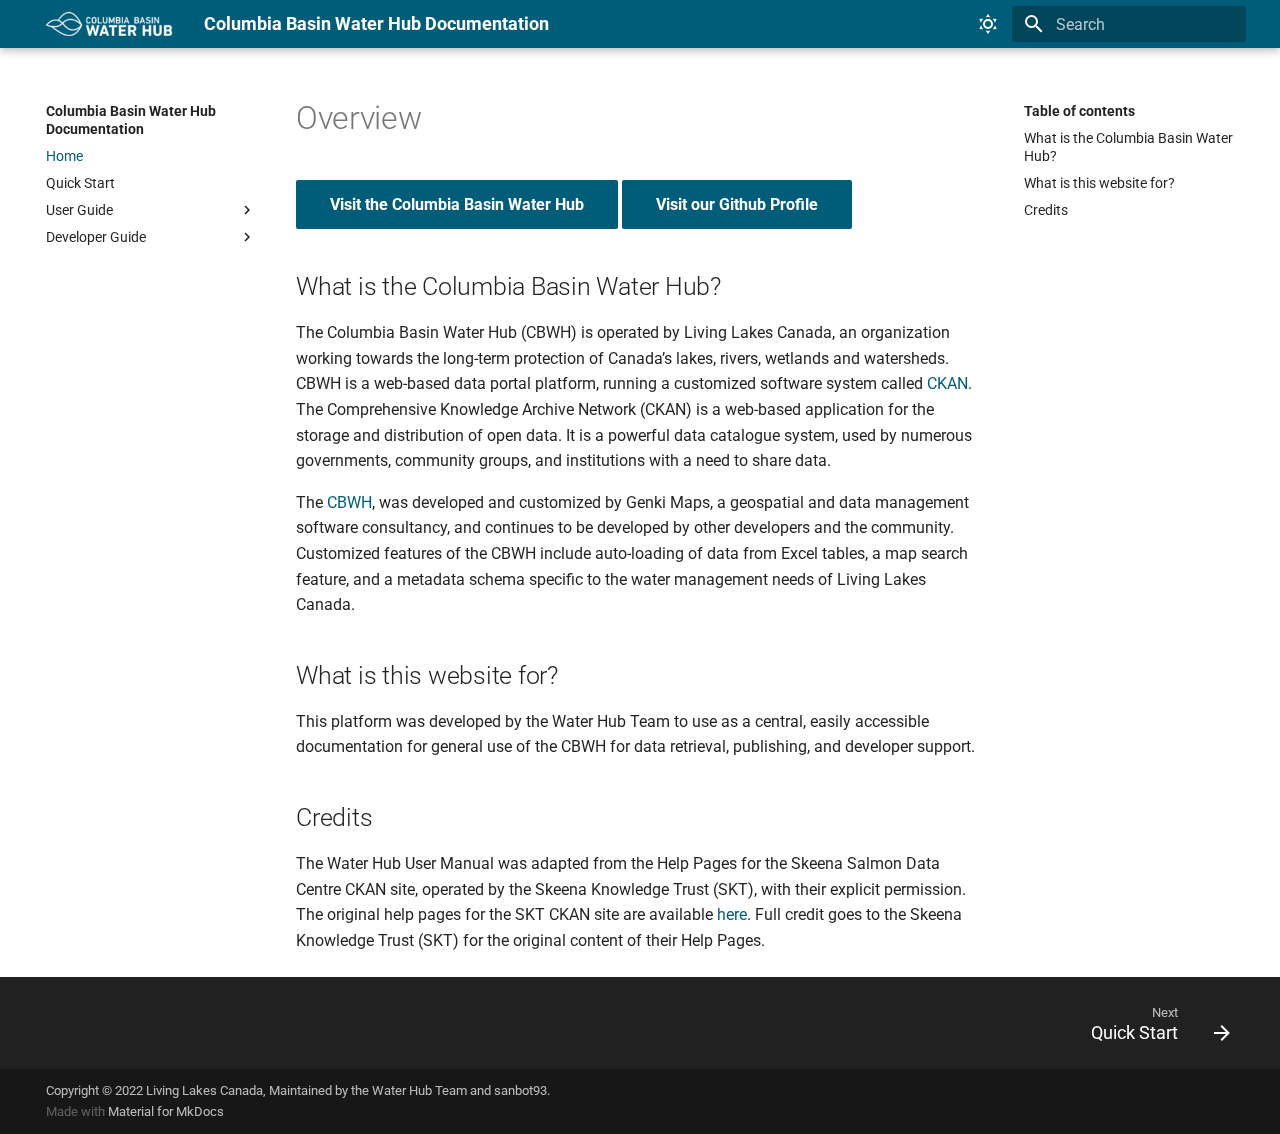
<file: index.html>
<!doctype html>
<html lang="en" class="no-js">
  <head>
    
      <meta charset="utf-8">
      <meta name="viewport" content="width=device-width,initial-scale=1">
      
        <meta name="description" content="Project documentation with Markdown for the Columbia Basin Water Hub.">
      
      
        <meta name="author" content="Columbia Basin Water Hub">
      
      
      <link rel="icon" href="assets/images/favicon.png">
      <meta name="generator" content="mkdocs-1.3.0, mkdocs-material-8.2.9">
    
    
      
        <title>Columbia Basin Water Hub Documentation</title>
      
    
    
      <link rel="stylesheet" href="assets/stylesheets/main.120efc48.min.css">
      
        
        <link rel="stylesheet" href="assets/stylesheets/palette.9647289d.min.css">
        
      
    
    
    
      
        
        
        <link rel="preconnect" href="https://fonts.gstatic.com" crossorigin>
        <link rel="stylesheet" href="https://fonts.googleapis.com/css?family=Roboto:300,300i,400,400i,700,700i%7CRoboto+Mono:400,400i,700,700i&display=fallback">
        <style>:root{--md-text-font:"Roboto";--md-code-font:"Roboto Mono"}</style>
      
    
    
      <link rel="stylesheet" href="css/extra.css">
    
    <script>__md_scope=new URL(".",location),__md_get=(e,_=localStorage,t=__md_scope)=>JSON.parse(_.getItem(t.pathname+"."+e)),__md_set=(e,_,t=localStorage,a=__md_scope)=>{try{t.setItem(a.pathname+"."+e,JSON.stringify(_))}catch(e){}}</script>
    
      

    
    
  </head>
  
  
    
    
      
    
    
    
    
    <body dir="ltr" data-md-color-scheme="default" data-md-color-primary="" data-md-color-accent="">
  
    
    
      <script>var palette=__md_get("__palette");if(palette&&"object"==typeof palette.color)for(var key of Object.keys(palette.color))document.body.setAttribute("data-md-color-"+key,palette.color[key])</script>
    
    <input class="md-toggle" data-md-toggle="drawer" type="checkbox" id="__drawer" autocomplete="off">
    <input class="md-toggle" data-md-toggle="search" type="checkbox" id="__search" autocomplete="off">
    <label class="md-overlay" for="__drawer"></label>
    <div data-md-component="skip">
      
        
        <a href="#overview" class="md-skip">
          Skip to content
        </a>
      
    </div>
    <div data-md-component="announce">
      
    </div>
    
    
      

<header class="md-header" data-md-component="header">
  <nav class="md-header__inner md-grid" aria-label="Header">
    <a href="." title="Columbia Basin Water Hub Documentation" class="md-header__button md-logo" aria-label="Columbia Basin Water Hub Documentation" data-md-component="logo">
      
  <img src="assets/logo.png" alt="logo">

    </a>
    <label class="md-header__button md-icon" for="__drawer">
      <svg xmlns="http://www.w3.org/2000/svg" viewBox="0 0 24 24"><path d="M3 6h18v2H3V6m0 5h18v2H3v-2m0 5h18v2H3v-2Z"/></svg>
    </label>
    <div class="md-header__title" data-md-component="header-title">
      <div class="md-header__ellipsis">
        <div class="md-header__topic">
          <span class="md-ellipsis">
            Columbia Basin Water Hub Documentation
          </span>
        </div>
        <div class="md-header__topic" data-md-component="header-topic">
          <span class="md-ellipsis">
            
              Home
            
          </span>
        </div>
      </div>
    </div>
    
      <form class="md-header__option" data-md-component="palette">
        
          
          
          <input class="md-option" data-md-color-media="" data-md-color-scheme="default" data-md-color-primary="" data-md-color-accent=""  aria-label="Switch to dark mode"  type="radio" name="__palette" id="__palette_1">
          
            <label class="md-header__button md-icon" title="Switch to dark mode" for="__palette_2" hidden>
              <svg xmlns="http://www.w3.org/2000/svg" viewBox="0 0 24 24"><path d="M12 7a5 5 0 0 1 5 5 5 5 0 0 1-5 5 5 5 0 0 1-5-5 5 5 0 0 1 5-5m0 2a3 3 0 0 0-3 3 3 3 0 0 0 3 3 3 3 0 0 0 3-3 3 3 0 0 0-3-3m0-7 2.39 3.42C13.65 5.15 12.84 5 12 5c-.84 0-1.65.15-2.39.42L12 2M3.34 7l4.16-.35A7.2 7.2 0 0 0 5.94 8.5c-.44.74-.69 1.5-.83 2.29L3.34 7m.02 10 1.76-3.77a7.131 7.131 0 0 0 2.38 4.14L3.36 17M20.65 7l-1.77 3.79a7.023 7.023 0 0 0-2.38-4.15l4.15.36m-.01 10-4.14.36c.59-.51 1.12-1.14 1.54-1.86.42-.73.69-1.5.83-2.29L20.64 17M12 22l-2.41-3.44c.74.27 1.55.44 2.41.44.82 0 1.63-.17 2.37-.44L12 22Z"/></svg>
            </label>
          
        
          
          
          <input class="md-option" data-md-color-media="" data-md-color-scheme="slate" data-md-color-primary="" data-md-color-accent=""  aria-label="Switch to light mode"  type="radio" name="__palette" id="__palette_2">
          
            <label class="md-header__button md-icon" title="Switch to light mode" for="__palette_1" hidden>
              <svg xmlns="http://www.w3.org/2000/svg" viewBox="0 0 24 24"><path d="m17.75 4.09-2.53 1.94.91 3.06-2.63-1.81-2.63 1.81.91-3.06-2.53-1.94L12.44 4l1.06-3 1.06 3 3.19.09m3.5 6.91-1.64 1.25.59 1.98-1.7-1.17-1.7 1.17.59-1.98L15.75 11l2.06-.05L18.5 9l.69 1.95 2.06.05m-2.28 4.95c.83-.08 1.72 1.1 1.19 1.85-.32.45-.66.87-1.08 1.27C15.17 23 8.84 23 4.94 19.07c-3.91-3.9-3.91-10.24 0-14.14.4-.4.82-.76 1.27-1.08.75-.53 1.93.36 1.85 1.19-.27 2.86.69 5.83 2.89 8.02a9.96 9.96 0 0 0 8.02 2.89m-1.64 2.02a12.08 12.08 0 0 1-7.8-3.47c-2.17-2.19-3.33-5-3.49-7.82-2.81 3.14-2.7 7.96.31 10.98 3.02 3.01 7.84 3.12 10.98.31Z"/></svg>
            </label>
          
        
      </form>
    
    
    
      <label class="md-header__button md-icon" for="__search">
        <svg xmlns="http://www.w3.org/2000/svg" viewBox="0 0 24 24"><path d="M9.5 3A6.5 6.5 0 0 1 16 9.5c0 1.61-.59 3.09-1.56 4.23l.27.27h.79l5 5-1.5 1.5-5-5v-.79l-.27-.27A6.516 6.516 0 0 1 9.5 16 6.5 6.5 0 0 1 3 9.5 6.5 6.5 0 0 1 9.5 3m0 2C7 5 5 7 5 9.5S7 14 9.5 14 14 12 14 9.5 12 5 9.5 5Z"/></svg>
      </label>
      <div class="md-search" data-md-component="search" role="dialog">
  <label class="md-search__overlay" for="__search"></label>
  <div class="md-search__inner" role="search">
    <form class="md-search__form" name="search">
      <input type="text" class="md-search__input" name="query" aria-label="Search" placeholder="Search" autocapitalize="off" autocorrect="off" autocomplete="off" spellcheck="false" data-md-component="search-query" required>
      <label class="md-search__icon md-icon" for="__search">
        <svg xmlns="http://www.w3.org/2000/svg" viewBox="0 0 24 24"><path d="M9.5 3A6.5 6.5 0 0 1 16 9.5c0 1.61-.59 3.09-1.56 4.23l.27.27h.79l5 5-1.5 1.5-5-5v-.79l-.27-.27A6.516 6.516 0 0 1 9.5 16 6.5 6.5 0 0 1 3 9.5 6.5 6.5 0 0 1 9.5 3m0 2C7 5 5 7 5 9.5S7 14 9.5 14 14 12 14 9.5 12 5 9.5 5Z"/></svg>
        <svg xmlns="http://www.w3.org/2000/svg" viewBox="0 0 24 24"><path d="M20 11v2H8l5.5 5.5-1.42 1.42L4.16 12l7.92-7.92L13.5 5.5 8 11h12Z"/></svg>
      </label>
      <nav class="md-search__options" aria-label="Search">
        
        <button type="reset" class="md-search__icon md-icon" aria-label="Clear" tabindex="-1">
          <svg xmlns="http://www.w3.org/2000/svg" viewBox="0 0 24 24"><path d="M19 6.41 17.59 5 12 10.59 6.41 5 5 6.41 10.59 12 5 17.59 6.41 19 12 13.41 17.59 19 19 17.59 13.41 12 19 6.41Z"/></svg>
        </button>
      </nav>
      
    </form>
    <div class="md-search__output">
      <div class="md-search__scrollwrap" data-md-scrollfix>
        <div class="md-search-result" data-md-component="search-result">
          <div class="md-search-result__meta">
            Initializing search
          </div>
          <ol class="md-search-result__list"></ol>
        </div>
      </div>
    </div>
  </div>
</div>
    
    
  </nav>
  
</header>
    
    <div class="md-container" data-md-component="container">
      
      
        
          
        
      
      <main class="md-main" data-md-component="main">
        <div class="md-main__inner md-grid">
          
            
              
              <div class="md-sidebar md-sidebar--primary" data-md-component="sidebar" data-md-type="navigation" >
                <div class="md-sidebar__scrollwrap">
                  <div class="md-sidebar__inner">
                    


<nav class="md-nav md-nav--primary" aria-label="Navigation" data-md-level="0">
  <label class="md-nav__title" for="__drawer">
    <a href="." title="Columbia Basin Water Hub Documentation" class="md-nav__button md-logo" aria-label="Columbia Basin Water Hub Documentation" data-md-component="logo">
      
  <img src="assets/logo.png" alt="logo">

    </a>
    Columbia Basin Water Hub Documentation
  </label>
  
  <ul class="md-nav__list" data-md-scrollfix>
    
      
      
      

  
  
    
  
  
    <li class="md-nav__item md-nav__item--active">
      
      <input class="md-nav__toggle md-toggle" data-md-toggle="toc" type="checkbox" id="__toc">
      
      
        
      
      
        <label class="md-nav__link md-nav__link--active" for="__toc">
          Home
          <span class="md-nav__icon md-icon"></span>
        </label>
      
      <a href="." class="md-nav__link md-nav__link--active">
        Home
      </a>
      
        

<nav class="md-nav md-nav--secondary" aria-label="Table of contents">
  
  
  
    
  
  
    <label class="md-nav__title" for="__toc">
      <span class="md-nav__icon md-icon"></span>
      Table of contents
    </label>
    <ul class="md-nav__list" data-md-component="toc" data-md-scrollfix>
      
        <li class="md-nav__item">
  <a href="#what-is-the-columbia-basin-water-hub" class="md-nav__link">
    What is the Columbia Basin Water Hub?
  </a>
  
</li>
      
        <li class="md-nav__item">
  <a href="#what-is-this-website-for" class="md-nav__link">
    What is this website for?
  </a>
  
</li>
      
        <li class="md-nav__item">
  <a href="#credits" class="md-nav__link">
    Credits
  </a>
  
</li>
      
    </ul>
  
</nav>
      
    </li>
  

    
      
      
      

  
  
  
    <li class="md-nav__item">
      <a href="quickstart/" class="md-nav__link">
        Quick Start
      </a>
    </li>
  

    
      
      
      

  
  
  
    
    <li class="md-nav__item md-nav__item--nested">
      
      
        <input class="md-nav__toggle md-toggle" data-md-toggle="__nav_3" type="checkbox" id="__nav_3" >
      
      
      
      
        <label class="md-nav__link" for="__nav_3">
          User Guide
          <span class="md-nav__icon md-icon"></span>
        </label>
      
      <nav class="md-nav" aria-label="User Guide" data-md-level="1">
        <label class="md-nav__title" for="__nav_3">
          <span class="md-nav__icon md-icon"></span>
          User Guide
        </label>
        <ul class="md-nav__list" data-md-scrollfix>
          
            
              
  
  
  
    <li class="md-nav__item">
      <a href="UserGuide/overview/" class="md-nav__link">
        Overview
      </a>
    </li>
  

            
          
            
              
  
  
  
    <li class="md-nav__item">
      <a href="UserGuide/core/" class="md-nav__link">
        Core CKAN Concepts
      </a>
    </li>
  

            
          
            
              
  
  
  
    <li class="md-nav__item">
      <a href="UserGuide/publishing/" class="md-nav__link">
        Data Publishing
      </a>
    </li>
  

            
          
            
              
  
  
  
    <li class="md-nav__item">
      <a href="UserGuide/retrieving/" class="md-nav__link">
        Data Access
      </a>
    </li>
  

            
          
        </ul>
      </nav>
    </li>
  

    
      
      
      

  
  
  
    
    <li class="md-nav__item md-nav__item--nested">
      
      
        <input class="md-nav__toggle md-toggle" data-md-toggle="__nav_4" type="checkbox" id="__nav_4" >
      
      
      
      
        <label class="md-nav__link" for="__nav_4">
          Developer Guide
          <span class="md-nav__icon md-icon"></span>
        </label>
      
      <nav class="md-nav" aria-label="Developer Guide" data-md-level="1">
        <label class="md-nav__title" for="__nav_4">
          <span class="md-nav__icon md-icon"></span>
          Developer Guide
        </label>
        <ul class="md-nav__list" data-md-scrollfix>
          
            
              
  
  
  
    <li class="md-nav__item">
      <a href="developer/" class="md-nav__link">
        Overview
      </a>
    </li>
  

            
          
            
              
  
  
  
    <li class="md-nav__item">
      <a href="developer/developer/" class="md-nav__link">
        Developing Guide
      </a>
    </li>
  

            
          
        </ul>
      </nav>
    </li>
  

    
  </ul>
</nav>
                  </div>
                </div>
              </div>
            
            
              
              <div class="md-sidebar md-sidebar--secondary" data-md-component="sidebar" data-md-type="toc" >
                <div class="md-sidebar__scrollwrap">
                  <div class="md-sidebar__inner">
                    

<nav class="md-nav md-nav--secondary" aria-label="Table of contents">
  
  
  
    
  
  
    <label class="md-nav__title" for="__toc">
      <span class="md-nav__icon md-icon"></span>
      Table of contents
    </label>
    <ul class="md-nav__list" data-md-component="toc" data-md-scrollfix>
      
        <li class="md-nav__item">
  <a href="#what-is-the-columbia-basin-water-hub" class="md-nav__link">
    What is the Columbia Basin Water Hub?
  </a>
  
</li>
      
        <li class="md-nav__item">
  <a href="#what-is-this-website-for" class="md-nav__link">
    What is this website for?
  </a>
  
</li>
      
        <li class="md-nav__item">
  <a href="#credits" class="md-nav__link">
    Credits
  </a>
  
</li>
      
    </ul>
  
</nav>
                  </div>
                </div>
              </div>
            
          
          <div class="md-content" data-md-component="content">
            <article class="md-content__inner md-typeset">
              
                


<h1 id="overview">Overview<a class="headerlink" href="#overview" title="Permanent link">&para;</a></h1>
<p><a class="md-button md-button--primary" href="https://data.cbwaterhub.ca">Visit the Columbia Basin Water Hub</a> <a class="md-button md-button--primary" href="https://github.com/CBWaterHub">Visit our Github Profile</a> </p>
<h2 id="what-is-the-columbia-basin-water-hub">What is the Columbia Basin Water Hub?<a class="headerlink" href="#what-is-the-columbia-basin-water-hub" title="Permanent link">&para;</a></h2>
<p>The Columbia Basin Water Hub (CBWH) is operated by Living Lakes Canada, an organization working towards the long-term 
protection of Canada’s lakes, rivers, wetlands and watersheds. CBWH is a web-based data portal platform, running a customized 
software system called <a href="https://ckan.org/">CKAN</a>. The Comprehensive Knowledge Archive Network (CKAN) is a web-based application
for the storage and distribution of open data.  It is a powerful data catalogue system, used by numerous governments, 
community groups, and institutions with a need to share data. </p>
<p>The <a href="https://data.cbwaterhub.ca/">CBWH</a>, was developed and customized by Genki Maps, a geospatial and data management
software consultancy, and continues to be developed by other developers and the community. Customized features of the 
CBWH include auto-loading of data from Excel tables, a map search feature, and a metadata schema specific to the water 
management needs of Living Lakes Canada.</p>
<h2 id="what-is-this-website-for">What is this website for?<a class="headerlink" href="#what-is-this-website-for" title="Permanent link">&para;</a></h2>
<p>This platform was developed by the Water Hub Team to use as a central, easily accessible documentation for general use of 
the CBWH for data retrieval, publishing, and developer support.</p>
<h2 id="credits">Credits<a class="headerlink" href="#credits" title="Permanent link">&para;</a></h2>
<p>The Water Hub User Manual was adapted from the Help Pages for the Skeena Salmon Data Centre CKAN site, operated by the 
Skeena Knowledge Trust (SKT), with their explicit permission.  The original help pages for the SKT CKAN site are available 
<a href="https://www.manula.com/manuals/skeena-knowledge-trust/skeena-knowledge-trust/1/en/topic/skeena-salmon-data-centre">here</a>.
Full credit goes to the Skeena Knowledge Trust (SKT) for the original content of their Help Pages.</p>

              
            </article>
          </div>
        </div>
        
      </main>
      
        <footer class="md-footer">
  
    <nav class="md-footer__inner md-grid" aria-label="Footer">
      
      
        
        <a href="quickstart/" class="md-footer__link md-footer__link--next" aria-label="Next: Quick Start" rel="next">
          <div class="md-footer__title">
            <div class="md-ellipsis">
              <span class="md-footer__direction">
                Next
              </span>
              Quick Start
            </div>
          </div>
          <div class="md-footer__button md-icon">
            <svg xmlns="http://www.w3.org/2000/svg" viewBox="0 0 24 24"><path d="M4 11v2h12l-5.5 5.5 1.42 1.42L19.84 12l-7.92-7.92L10.5 5.5 16 11H4Z"/></svg>
          </div>
        </a>
      
    </nav>
  
  <div class="md-footer-meta md-typeset">
    <div class="md-footer-meta__inner md-grid">
      <div class="md-copyright">
  
    <div class="md-copyright__highlight">
      Copyright &copy; 2022 <a href="https://livinglakescanada.ca">Living Lakes Canada</a>, Maintained by the <a href="http://data.cbwaterhub.ca/about">Water Hub Team and sanbot93</a>.
    </div>
  
  
    Made with
    <a href="https://squidfunk.github.io/mkdocs-material/" target="_blank" rel="noopener">
      Material for MkDocs
    </a>
  
</div>
      
    </div>
  </div>
</footer>
      
    </div>
    <div class="md-dialog" data-md-component="dialog">
      <div class="md-dialog__inner md-typeset"></div>
    </div>
    <script id="__config" type="application/json">{"base": ".", "features": [], "search": "assets/javascripts/workers/search.2a1c317c.min.js", "translations": {"clipboard.copied": "Copied to clipboard", "clipboard.copy": "Copy to clipboard", "search.config.lang": "en", "search.config.pipeline": "trimmer, stopWordFilter", "search.config.separator": "[\\s\\-]+", "search.placeholder": "Search", "search.result.more.one": "1 more on this page", "search.result.more.other": "# more on this page", "search.result.none": "No matching documents", "search.result.one": "1 matching document", "search.result.other": "# matching documents", "search.result.placeholder": "Type to start searching", "search.result.term.missing": "Missing", "select.version.title": "Select version"}}</script>
    
    
      <script src="assets/javascripts/bundle.6e54b5cd.min.js"></script>
      
    
  </body>
</html>
</file>
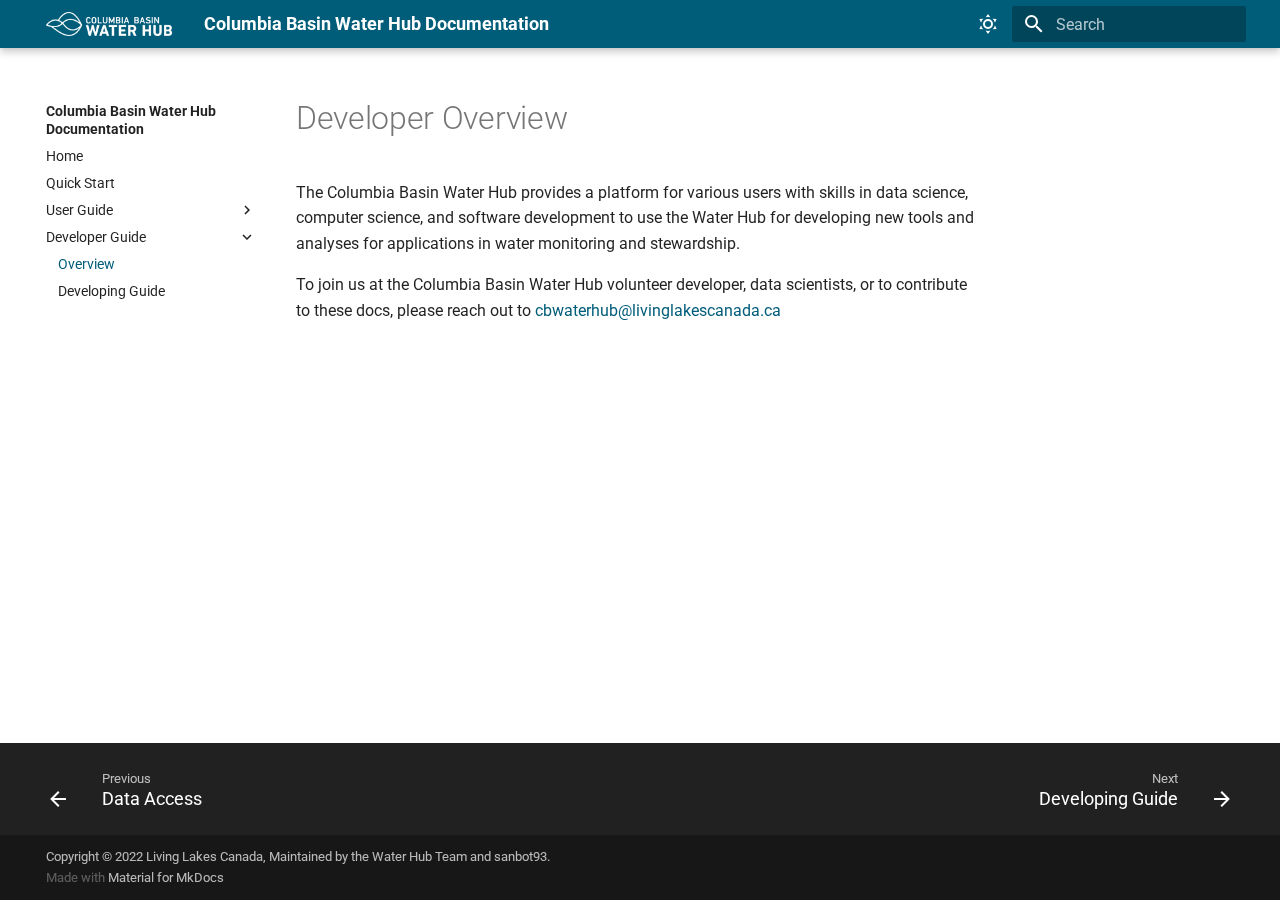
<file: developer/index.html>
<!doctype html>
<html lang="en" class="no-js">
  <head>
    
      <meta charset="utf-8">
      <meta name="viewport" content="width=device-width,initial-scale=1">
      
        <meta name="description" content="Project documentation with Markdown for the Columbia Basin Water Hub.">
      
      
        <meta name="author" content="Columbia Basin Water Hub">
      
      
      <link rel="icon" href="../assets/images/favicon.png">
      <meta name="generator" content="mkdocs-1.3.0, mkdocs-material-8.2.9">
    
    
      
        <title>Overview - Columbia Basin Water Hub Documentation</title>
      
    
    
      <link rel="stylesheet" href="../assets/stylesheets/main.120efc48.min.css">
      
        
        <link rel="stylesheet" href="../assets/stylesheets/palette.9647289d.min.css">
        
      
    
    
    
      
        
        
        <link rel="preconnect" href="https://fonts.gstatic.com" crossorigin>
        <link rel="stylesheet" href="https://fonts.googleapis.com/css?family=Roboto:300,300i,400,400i,700,700i%7CRoboto+Mono:400,400i,700,700i&display=fallback">
        <style>:root{--md-text-font:"Roboto";--md-code-font:"Roboto Mono"}</style>
      
    
    
      <link rel="stylesheet" href="../css/extra.css">
    
    <script>__md_scope=new URL("..",location),__md_get=(e,_=localStorage,t=__md_scope)=>JSON.parse(_.getItem(t.pathname+"."+e)),__md_set=(e,_,t=localStorage,a=__md_scope)=>{try{t.setItem(a.pathname+"."+e,JSON.stringify(_))}catch(e){}}</script>
    
      

    
    
  </head>
  
  
    
    
      
    
    
    
    
    <body dir="ltr" data-md-color-scheme="default" data-md-color-primary="" data-md-color-accent="">
  
    
    
      <script>var palette=__md_get("__palette");if(palette&&"object"==typeof palette.color)for(var key of Object.keys(palette.color))document.body.setAttribute("data-md-color-"+key,palette.color[key])</script>
    
    <input class="md-toggle" data-md-toggle="drawer" type="checkbox" id="__drawer" autocomplete="off">
    <input class="md-toggle" data-md-toggle="search" type="checkbox" id="__search" autocomplete="off">
    <label class="md-overlay" for="__drawer"></label>
    <div data-md-component="skip">
      
        
        <a href="#developer-overview" class="md-skip">
          Skip to content
        </a>
      
    </div>
    <div data-md-component="announce">
      
    </div>
    
    
      

<header class="md-header" data-md-component="header">
  <nav class="md-header__inner md-grid" aria-label="Header">
    <a href=".." title="Columbia Basin Water Hub Documentation" class="md-header__button md-logo" aria-label="Columbia Basin Water Hub Documentation" data-md-component="logo">
      
  <img src="../assets/logo.png" alt="logo">

    </a>
    <label class="md-header__button md-icon" for="__drawer">
      <svg xmlns="http://www.w3.org/2000/svg" viewBox="0 0 24 24"><path d="M3 6h18v2H3V6m0 5h18v2H3v-2m0 5h18v2H3v-2Z"/></svg>
    </label>
    <div class="md-header__title" data-md-component="header-title">
      <div class="md-header__ellipsis">
        <div class="md-header__topic">
          <span class="md-ellipsis">
            Columbia Basin Water Hub Documentation
          </span>
        </div>
        <div class="md-header__topic" data-md-component="header-topic">
          <span class="md-ellipsis">
            
              Overview
            
          </span>
        </div>
      </div>
    </div>
    
      <form class="md-header__option" data-md-component="palette">
        
          
          
          <input class="md-option" data-md-color-media="" data-md-color-scheme="default" data-md-color-primary="" data-md-color-accent=""  aria-label="Switch to dark mode"  type="radio" name="__palette" id="__palette_1">
          
            <label class="md-header__button md-icon" title="Switch to dark mode" for="__palette_2" hidden>
              <svg xmlns="http://www.w3.org/2000/svg" viewBox="0 0 24 24"><path d="M12 7a5 5 0 0 1 5 5 5 5 0 0 1-5 5 5 5 0 0 1-5-5 5 5 0 0 1 5-5m0 2a3 3 0 0 0-3 3 3 3 0 0 0 3 3 3 3 0 0 0 3-3 3 3 0 0 0-3-3m0-7 2.39 3.42C13.65 5.15 12.84 5 12 5c-.84 0-1.65.15-2.39.42L12 2M3.34 7l4.16-.35A7.2 7.2 0 0 0 5.94 8.5c-.44.74-.69 1.5-.83 2.29L3.34 7m.02 10 1.76-3.77a7.131 7.131 0 0 0 2.38 4.14L3.36 17M20.65 7l-1.77 3.79a7.023 7.023 0 0 0-2.38-4.15l4.15.36m-.01 10-4.14.36c.59-.51 1.12-1.14 1.54-1.86.42-.73.69-1.5.83-2.29L20.64 17M12 22l-2.41-3.44c.74.27 1.55.44 2.41.44.82 0 1.63-.17 2.37-.44L12 22Z"/></svg>
            </label>
          
        
          
          
          <input class="md-option" data-md-color-media="" data-md-color-scheme="slate" data-md-color-primary="" data-md-color-accent=""  aria-label="Switch to light mode"  type="radio" name="__palette" id="__palette_2">
          
            <label class="md-header__button md-icon" title="Switch to light mode" for="__palette_1" hidden>
              <svg xmlns="http://www.w3.org/2000/svg" viewBox="0 0 24 24"><path d="m17.75 4.09-2.53 1.94.91 3.06-2.63-1.81-2.63 1.81.91-3.06-2.53-1.94L12.44 4l1.06-3 1.06 3 3.19.09m3.5 6.91-1.64 1.25.59 1.98-1.7-1.17-1.7 1.17.59-1.98L15.75 11l2.06-.05L18.5 9l.69 1.95 2.06.05m-2.28 4.95c.83-.08 1.72 1.1 1.19 1.85-.32.45-.66.87-1.08 1.27C15.17 23 8.84 23 4.94 19.07c-3.91-3.9-3.91-10.24 0-14.14.4-.4.82-.76 1.27-1.08.75-.53 1.93.36 1.85 1.19-.27 2.86.69 5.83 2.89 8.02a9.96 9.96 0 0 0 8.02 2.89m-1.64 2.02a12.08 12.08 0 0 1-7.8-3.47c-2.17-2.19-3.33-5-3.49-7.82-2.81 3.14-2.7 7.96.31 10.98 3.02 3.01 7.84 3.12 10.98.31Z"/></svg>
            </label>
          
        
      </form>
    
    
    
      <label class="md-header__button md-icon" for="__search">
        <svg xmlns="http://www.w3.org/2000/svg" viewBox="0 0 24 24"><path d="M9.5 3A6.5 6.5 0 0 1 16 9.5c0 1.61-.59 3.09-1.56 4.23l.27.27h.79l5 5-1.5 1.5-5-5v-.79l-.27-.27A6.516 6.516 0 0 1 9.5 16 6.5 6.5 0 0 1 3 9.5 6.5 6.5 0 0 1 9.5 3m0 2C7 5 5 7 5 9.5S7 14 9.5 14 14 12 14 9.5 12 5 9.5 5Z"/></svg>
      </label>
      <div class="md-search" data-md-component="search" role="dialog">
  <label class="md-search__overlay" for="__search"></label>
  <div class="md-search__inner" role="search">
    <form class="md-search__form" name="search">
      <input type="text" class="md-search__input" name="query" aria-label="Search" placeholder="Search" autocapitalize="off" autocorrect="off" autocomplete="off" spellcheck="false" data-md-component="search-query" required>
      <label class="md-search__icon md-icon" for="__search">
        <svg xmlns="http://www.w3.org/2000/svg" viewBox="0 0 24 24"><path d="M9.5 3A6.5 6.5 0 0 1 16 9.5c0 1.61-.59 3.09-1.56 4.23l.27.27h.79l5 5-1.5 1.5-5-5v-.79l-.27-.27A6.516 6.516 0 0 1 9.5 16 6.5 6.5 0 0 1 3 9.5 6.5 6.5 0 0 1 9.5 3m0 2C7 5 5 7 5 9.5S7 14 9.5 14 14 12 14 9.5 12 5 9.5 5Z"/></svg>
        <svg xmlns="http://www.w3.org/2000/svg" viewBox="0 0 24 24"><path d="M20 11v2H8l5.5 5.5-1.42 1.42L4.16 12l7.92-7.92L13.5 5.5 8 11h12Z"/></svg>
      </label>
      <nav class="md-search__options" aria-label="Search">
        
        <button type="reset" class="md-search__icon md-icon" aria-label="Clear" tabindex="-1">
          <svg xmlns="http://www.w3.org/2000/svg" viewBox="0 0 24 24"><path d="M19 6.41 17.59 5 12 10.59 6.41 5 5 6.41 10.59 12 5 17.59 6.41 19 12 13.41 17.59 19 19 17.59 13.41 12 19 6.41Z"/></svg>
        </button>
      </nav>
      
    </form>
    <div class="md-search__output">
      <div class="md-search__scrollwrap" data-md-scrollfix>
        <div class="md-search-result" data-md-component="search-result">
          <div class="md-search-result__meta">
            Initializing search
          </div>
          <ol class="md-search-result__list"></ol>
        </div>
      </div>
    </div>
  </div>
</div>
    
    
  </nav>
  
</header>
    
    <div class="md-container" data-md-component="container">
      
      
        
          
        
      
      <main class="md-main" data-md-component="main">
        <div class="md-main__inner md-grid">
          
            
              
              <div class="md-sidebar md-sidebar--primary" data-md-component="sidebar" data-md-type="navigation" >
                <div class="md-sidebar__scrollwrap">
                  <div class="md-sidebar__inner">
                    


<nav class="md-nav md-nav--primary" aria-label="Navigation" data-md-level="0">
  <label class="md-nav__title" for="__drawer">
    <a href=".." title="Columbia Basin Water Hub Documentation" class="md-nav__button md-logo" aria-label="Columbia Basin Water Hub Documentation" data-md-component="logo">
      
  <img src="../assets/logo.png" alt="logo">

    </a>
    Columbia Basin Water Hub Documentation
  </label>
  
  <ul class="md-nav__list" data-md-scrollfix>
    
      
      
      

  
  
  
    <li class="md-nav__item">
      <a href=".." class="md-nav__link">
        Home
      </a>
    </li>
  

    
      
      
      

  
  
  
    <li class="md-nav__item">
      <a href="../quickstart/" class="md-nav__link">
        Quick Start
      </a>
    </li>
  

    
      
      
      

  
  
  
    
    <li class="md-nav__item md-nav__item--nested">
      
      
        <input class="md-nav__toggle md-toggle" data-md-toggle="__nav_3" type="checkbox" id="__nav_3" >
      
      
      
      
        <label class="md-nav__link" for="__nav_3">
          User Guide
          <span class="md-nav__icon md-icon"></span>
        </label>
      
      <nav class="md-nav" aria-label="User Guide" data-md-level="1">
        <label class="md-nav__title" for="__nav_3">
          <span class="md-nav__icon md-icon"></span>
          User Guide
        </label>
        <ul class="md-nav__list" data-md-scrollfix>
          
            
              
  
  
  
    <li class="md-nav__item">
      <a href="../UserGuide/overview/" class="md-nav__link">
        Overview
      </a>
    </li>
  

            
          
            
              
  
  
  
    <li class="md-nav__item">
      <a href="../UserGuide/core/" class="md-nav__link">
        Core CKAN Concepts
      </a>
    </li>
  

            
          
            
              
  
  
  
    <li class="md-nav__item">
      <a href="../UserGuide/publishing/" class="md-nav__link">
        Data Publishing
      </a>
    </li>
  

            
          
            
              
  
  
  
    <li class="md-nav__item">
      <a href="../UserGuide/retrieving/" class="md-nav__link">
        Data Access
      </a>
    </li>
  

            
          
        </ul>
      </nav>
    </li>
  

    
      
      
      

  
  
    
  
  
    
    <li class="md-nav__item md-nav__item--active md-nav__item--nested">
      
      
        <input class="md-nav__toggle md-toggle" data-md-toggle="__nav_4" type="checkbox" id="__nav_4" checked>
      
      
      
      
        <label class="md-nav__link" for="__nav_4">
          Developer Guide
          <span class="md-nav__icon md-icon"></span>
        </label>
      
      <nav class="md-nav" aria-label="Developer Guide" data-md-level="1">
        <label class="md-nav__title" for="__nav_4">
          <span class="md-nav__icon md-icon"></span>
          Developer Guide
        </label>
        <ul class="md-nav__list" data-md-scrollfix>
          
            
              
  
  
    
  
  
    <li class="md-nav__item md-nav__item--active">
      
      <input class="md-nav__toggle md-toggle" data-md-toggle="toc" type="checkbox" id="__toc">
      
      
        
      
      
      <a href="./" class="md-nav__link md-nav__link--active">
        Overview
      </a>
      
    </li>
  

            
          
            
              
  
  
  
    <li class="md-nav__item">
      <a href="developer/" class="md-nav__link">
        Developing Guide
      </a>
    </li>
  

            
          
        </ul>
      </nav>
    </li>
  

    
  </ul>
</nav>
                  </div>
                </div>
              </div>
            
            
              
              <div class="md-sidebar md-sidebar--secondary" data-md-component="sidebar" data-md-type="toc" >
                <div class="md-sidebar__scrollwrap">
                  <div class="md-sidebar__inner">
                    

<nav class="md-nav md-nav--secondary" aria-label="Table of contents">
  
  
  
    
  
  
</nav>
                  </div>
                </div>
              </div>
            
          
          <div class="md-content" data-md-component="content">
            <article class="md-content__inner md-typeset">
              
                


<h1 id="developer-overview">Developer Overview<a class="headerlink" href="#developer-overview" title="Permanent link">&para;</a></h1>
<p>The Columbia Basin Water Hub provides a platform for various users with skills in data science, computer science, and 
software development to use the Water Hub for developing new tools and analyses for applications in water monitoring and 
stewardship.</p>
<p>To join us at the Columbia Basin Water Hub volunteer developer, data scientists, or to contribute to these docs, please reach out to <a href="mailto:cbwaterhub@livinglakescanada.ca">cbwaterhub@livinglakescanada.ca</a></p>

              
            </article>
          </div>
        </div>
        
      </main>
      
        <footer class="md-footer">
  
    <nav class="md-footer__inner md-grid" aria-label="Footer">
      
        
        <a href="../UserGuide/retrieving/" class="md-footer__link md-footer__link--prev" aria-label="Previous: Data Access" rel="prev">
          <div class="md-footer__button md-icon">
            <svg xmlns="http://www.w3.org/2000/svg" viewBox="0 0 24 24"><path d="M20 11v2H8l5.5 5.5-1.42 1.42L4.16 12l7.92-7.92L13.5 5.5 8 11h12Z"/></svg>
          </div>
          <div class="md-footer__title">
            <div class="md-ellipsis">
              <span class="md-footer__direction">
                Previous
              </span>
              Data Access
            </div>
          </div>
        </a>
      
      
        
        <a href="developer/" class="md-footer__link md-footer__link--next" aria-label="Next: Developing Guide" rel="next">
          <div class="md-footer__title">
            <div class="md-ellipsis">
              <span class="md-footer__direction">
                Next
              </span>
              Developing Guide
            </div>
          </div>
          <div class="md-footer__button md-icon">
            <svg xmlns="http://www.w3.org/2000/svg" viewBox="0 0 24 24"><path d="M4 11v2h12l-5.5 5.5 1.42 1.42L19.84 12l-7.92-7.92L10.5 5.5 16 11H4Z"/></svg>
          </div>
        </a>
      
    </nav>
  
  <div class="md-footer-meta md-typeset">
    <div class="md-footer-meta__inner md-grid">
      <div class="md-copyright">
  
    <div class="md-copyright__highlight">
      Copyright &copy; 2022 <a href="https://livinglakescanada.ca">Living Lakes Canada</a>, Maintained by the <a href="http://data.cbwaterhub.ca/about">Water Hub Team and sanbot93</a>.
    </div>
  
  
    Made with
    <a href="https://squidfunk.github.io/mkdocs-material/" target="_blank" rel="noopener">
      Material for MkDocs
    </a>
  
</div>
      
    </div>
  </div>
</footer>
      
    </div>
    <div class="md-dialog" data-md-component="dialog">
      <div class="md-dialog__inner md-typeset"></div>
    </div>
    <script id="__config" type="application/json">{"base": "..", "features": [], "search": "../assets/javascripts/workers/search.2a1c317c.min.js", "translations": {"clipboard.copied": "Copied to clipboard", "clipboard.copy": "Copy to clipboard", "search.config.lang": "en", "search.config.pipeline": "trimmer, stopWordFilter", "search.config.separator": "[\\s\\-]+", "search.placeholder": "Search", "search.result.more.one": "1 more on this page", "search.result.more.other": "# more on this page", "search.result.none": "No matching documents", "search.result.one": "1 matching document", "search.result.other": "# matching documents", "search.result.placeholder": "Type to start searching", "search.result.term.missing": "Missing", "select.version.title": "Select version"}}</script>
    
    
      <script src="../assets/javascripts/bundle.6e54b5cd.min.js"></script>
      
    
  </body>
</html>
</file>
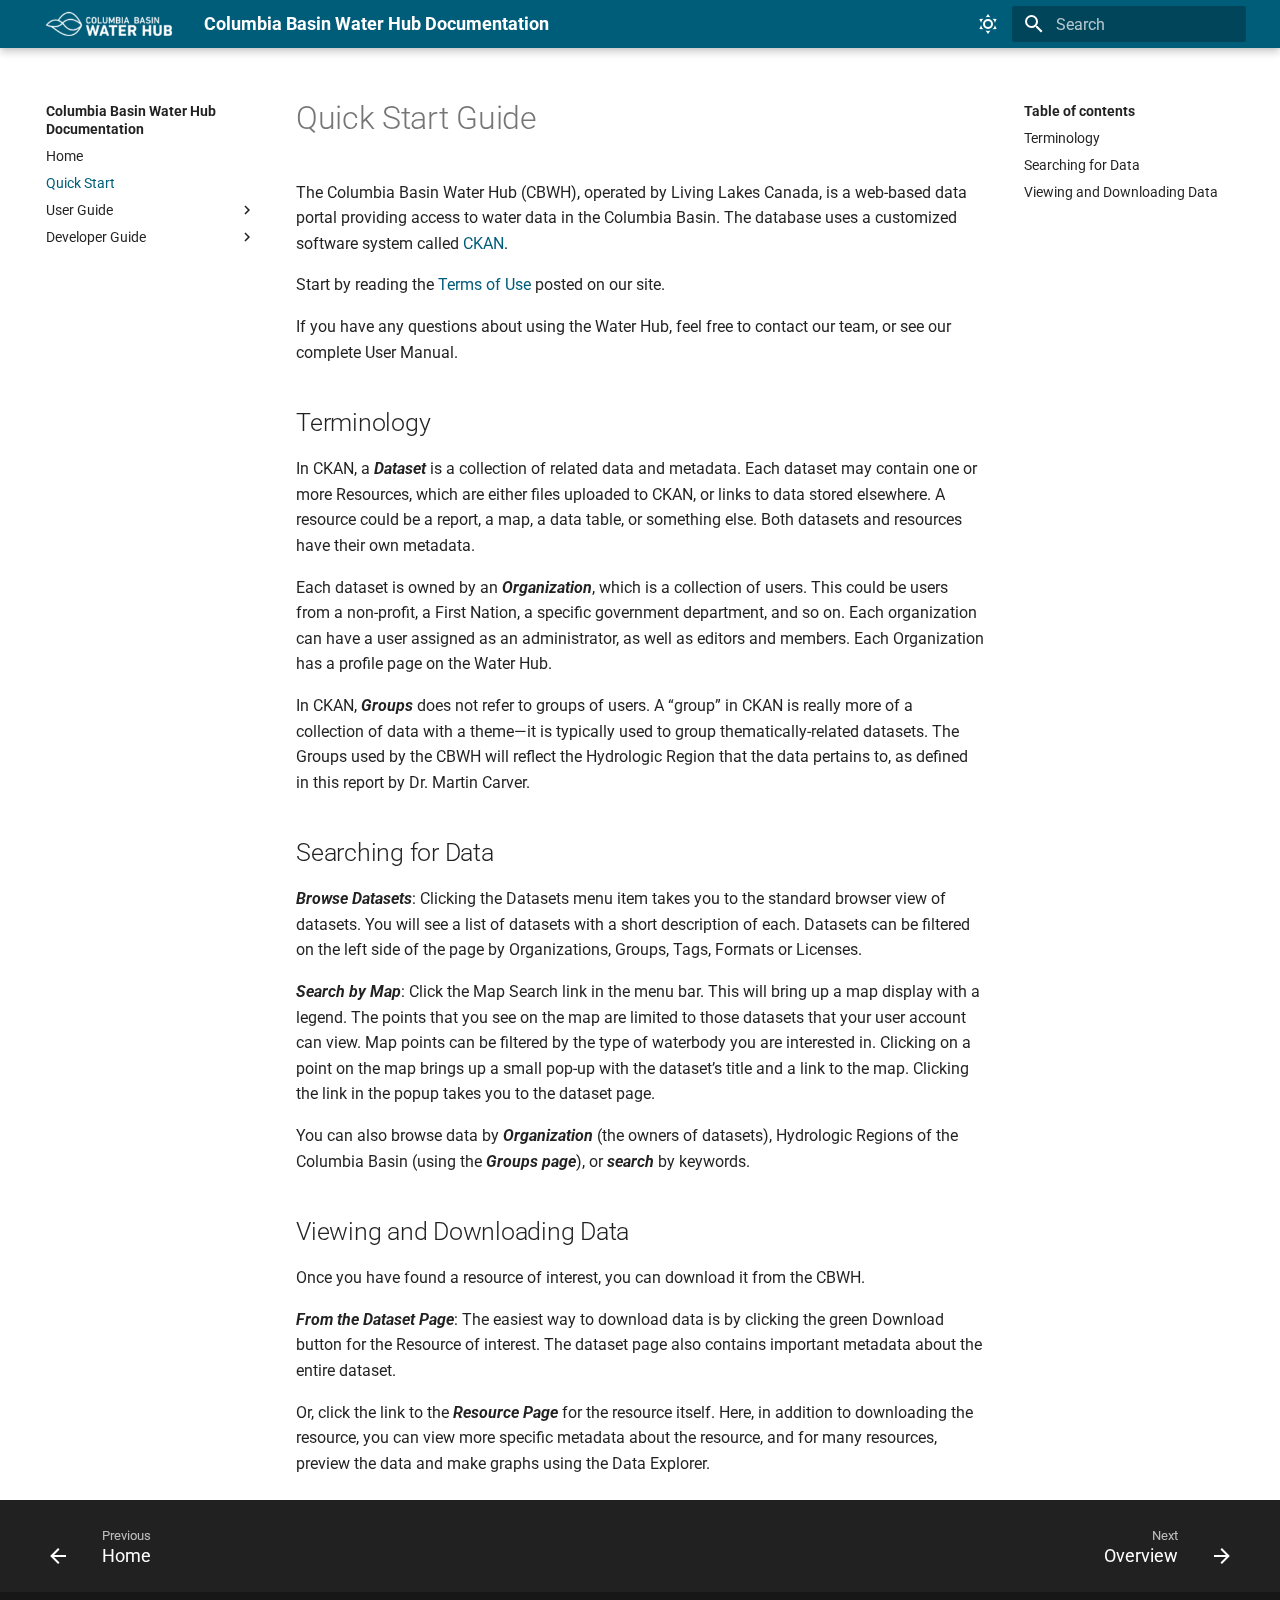
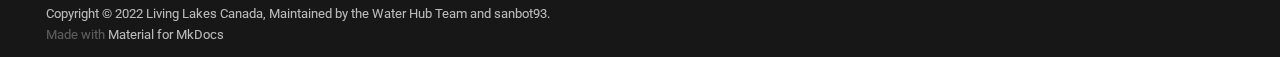
<file: quickstart/index.html>
<!doctype html>
<html lang="en" class="no-js">
  <head>
    
      <meta charset="utf-8">
      <meta name="viewport" content="width=device-width,initial-scale=1">
      
        <meta name="description" content="Project documentation with Markdown for the Columbia Basin Water Hub.">
      
      
        <meta name="author" content="Columbia Basin Water Hub">
      
      
      <link rel="icon" href="../assets/images/favicon.png">
      <meta name="generator" content="mkdocs-1.3.0, mkdocs-material-8.2.9">
    
    
      
        <title>Quick Start - Columbia Basin Water Hub Documentation</title>
      
    
    
      <link rel="stylesheet" href="../assets/stylesheets/main.120efc48.min.css">
      
        
        <link rel="stylesheet" href="../assets/stylesheets/palette.9647289d.min.css">
        
      
    
    
    
      
        
        
        <link rel="preconnect" href="https://fonts.gstatic.com" crossorigin>
        <link rel="stylesheet" href="https://fonts.googleapis.com/css?family=Roboto:300,300i,400,400i,700,700i%7CRoboto+Mono:400,400i,700,700i&display=fallback">
        <style>:root{--md-text-font:"Roboto";--md-code-font:"Roboto Mono"}</style>
      
    
    
      <link rel="stylesheet" href="../css/extra.css">
    
    <script>__md_scope=new URL("..",location),__md_get=(e,_=localStorage,t=__md_scope)=>JSON.parse(_.getItem(t.pathname+"."+e)),__md_set=(e,_,t=localStorage,a=__md_scope)=>{try{t.setItem(a.pathname+"."+e,JSON.stringify(_))}catch(e){}}</script>
    
      

    
    
  </head>
  
  
    
    
      
    
    
    
    
    <body dir="ltr" data-md-color-scheme="default" data-md-color-primary="" data-md-color-accent="">
  
    
    
      <script>var palette=__md_get("__palette");if(palette&&"object"==typeof palette.color)for(var key of Object.keys(palette.color))document.body.setAttribute("data-md-color-"+key,palette.color[key])</script>
    
    <input class="md-toggle" data-md-toggle="drawer" type="checkbox" id="__drawer" autocomplete="off">
    <input class="md-toggle" data-md-toggle="search" type="checkbox" id="__search" autocomplete="off">
    <label class="md-overlay" for="__drawer"></label>
    <div data-md-component="skip">
      
        
        <a href="#quick-start-guide" class="md-skip">
          Skip to content
        </a>
      
    </div>
    <div data-md-component="announce">
      
    </div>
    
    
      

<header class="md-header" data-md-component="header">
  <nav class="md-header__inner md-grid" aria-label="Header">
    <a href=".." title="Columbia Basin Water Hub Documentation" class="md-header__button md-logo" aria-label="Columbia Basin Water Hub Documentation" data-md-component="logo">
      
  <img src="../assets/logo.png" alt="logo">

    </a>
    <label class="md-header__button md-icon" for="__drawer">
      <svg xmlns="http://www.w3.org/2000/svg" viewBox="0 0 24 24"><path d="M3 6h18v2H3V6m0 5h18v2H3v-2m0 5h18v2H3v-2Z"/></svg>
    </label>
    <div class="md-header__title" data-md-component="header-title">
      <div class="md-header__ellipsis">
        <div class="md-header__topic">
          <span class="md-ellipsis">
            Columbia Basin Water Hub Documentation
          </span>
        </div>
        <div class="md-header__topic" data-md-component="header-topic">
          <span class="md-ellipsis">
            
              Quick Start
            
          </span>
        </div>
      </div>
    </div>
    
      <form class="md-header__option" data-md-component="palette">
        
          
          
          <input class="md-option" data-md-color-media="" data-md-color-scheme="default" data-md-color-primary="" data-md-color-accent=""  aria-label="Switch to dark mode"  type="radio" name="__palette" id="__palette_1">
          
            <label class="md-header__button md-icon" title="Switch to dark mode" for="__palette_2" hidden>
              <svg xmlns="http://www.w3.org/2000/svg" viewBox="0 0 24 24"><path d="M12 7a5 5 0 0 1 5 5 5 5 0 0 1-5 5 5 5 0 0 1-5-5 5 5 0 0 1 5-5m0 2a3 3 0 0 0-3 3 3 3 0 0 0 3 3 3 3 0 0 0 3-3 3 3 0 0 0-3-3m0-7 2.39 3.42C13.65 5.15 12.84 5 12 5c-.84 0-1.65.15-2.39.42L12 2M3.34 7l4.16-.35A7.2 7.2 0 0 0 5.94 8.5c-.44.74-.69 1.5-.83 2.29L3.34 7m.02 10 1.76-3.77a7.131 7.131 0 0 0 2.38 4.14L3.36 17M20.65 7l-1.77 3.79a7.023 7.023 0 0 0-2.38-4.15l4.15.36m-.01 10-4.14.36c.59-.51 1.12-1.14 1.54-1.86.42-.73.69-1.5.83-2.29L20.64 17M12 22l-2.41-3.44c.74.27 1.55.44 2.41.44.82 0 1.63-.17 2.37-.44L12 22Z"/></svg>
            </label>
          
        
          
          
          <input class="md-option" data-md-color-media="" data-md-color-scheme="slate" data-md-color-primary="" data-md-color-accent=""  aria-label="Switch to light mode"  type="radio" name="__palette" id="__palette_2">
          
            <label class="md-header__button md-icon" title="Switch to light mode" for="__palette_1" hidden>
              <svg xmlns="http://www.w3.org/2000/svg" viewBox="0 0 24 24"><path d="m17.75 4.09-2.53 1.94.91 3.06-2.63-1.81-2.63 1.81.91-3.06-2.53-1.94L12.44 4l1.06-3 1.06 3 3.19.09m3.5 6.91-1.64 1.25.59 1.98-1.7-1.17-1.7 1.17.59-1.98L15.75 11l2.06-.05L18.5 9l.69 1.95 2.06.05m-2.28 4.95c.83-.08 1.72 1.1 1.19 1.85-.32.45-.66.87-1.08 1.27C15.17 23 8.84 23 4.94 19.07c-3.91-3.9-3.91-10.24 0-14.14.4-.4.82-.76 1.27-1.08.75-.53 1.93.36 1.85 1.19-.27 2.86.69 5.83 2.89 8.02a9.96 9.96 0 0 0 8.02 2.89m-1.64 2.02a12.08 12.08 0 0 1-7.8-3.47c-2.17-2.19-3.33-5-3.49-7.82-2.81 3.14-2.7 7.96.31 10.98 3.02 3.01 7.84 3.12 10.98.31Z"/></svg>
            </label>
          
        
      </form>
    
    
    
      <label class="md-header__button md-icon" for="__search">
        <svg xmlns="http://www.w3.org/2000/svg" viewBox="0 0 24 24"><path d="M9.5 3A6.5 6.5 0 0 1 16 9.5c0 1.61-.59 3.09-1.56 4.23l.27.27h.79l5 5-1.5 1.5-5-5v-.79l-.27-.27A6.516 6.516 0 0 1 9.5 16 6.5 6.5 0 0 1 3 9.5 6.5 6.5 0 0 1 9.5 3m0 2C7 5 5 7 5 9.5S7 14 9.5 14 14 12 14 9.5 12 5 9.5 5Z"/></svg>
      </label>
      <div class="md-search" data-md-component="search" role="dialog">
  <label class="md-search__overlay" for="__search"></label>
  <div class="md-search__inner" role="search">
    <form class="md-search__form" name="search">
      <input type="text" class="md-search__input" name="query" aria-label="Search" placeholder="Search" autocapitalize="off" autocorrect="off" autocomplete="off" spellcheck="false" data-md-component="search-query" required>
      <label class="md-search__icon md-icon" for="__search">
        <svg xmlns="http://www.w3.org/2000/svg" viewBox="0 0 24 24"><path d="M9.5 3A6.5 6.5 0 0 1 16 9.5c0 1.61-.59 3.09-1.56 4.23l.27.27h.79l5 5-1.5 1.5-5-5v-.79l-.27-.27A6.516 6.516 0 0 1 9.5 16 6.5 6.5 0 0 1 3 9.5 6.5 6.5 0 0 1 9.5 3m0 2C7 5 5 7 5 9.5S7 14 9.5 14 14 12 14 9.5 12 5 9.5 5Z"/></svg>
        <svg xmlns="http://www.w3.org/2000/svg" viewBox="0 0 24 24"><path d="M20 11v2H8l5.5 5.5-1.42 1.42L4.16 12l7.92-7.92L13.5 5.5 8 11h12Z"/></svg>
      </label>
      <nav class="md-search__options" aria-label="Search">
        
        <button type="reset" class="md-search__icon md-icon" aria-label="Clear" tabindex="-1">
          <svg xmlns="http://www.w3.org/2000/svg" viewBox="0 0 24 24"><path d="M19 6.41 17.59 5 12 10.59 6.41 5 5 6.41 10.59 12 5 17.59 6.41 19 12 13.41 17.59 19 19 17.59 13.41 12 19 6.41Z"/></svg>
        </button>
      </nav>
      
    </form>
    <div class="md-search__output">
      <div class="md-search__scrollwrap" data-md-scrollfix>
        <div class="md-search-result" data-md-component="search-result">
          <div class="md-search-result__meta">
            Initializing search
          </div>
          <ol class="md-search-result__list"></ol>
        </div>
      </div>
    </div>
  </div>
</div>
    
    
  </nav>
  
</header>
    
    <div class="md-container" data-md-component="container">
      
      
        
          
        
      
      <main class="md-main" data-md-component="main">
        <div class="md-main__inner md-grid">
          
            
              
              <div class="md-sidebar md-sidebar--primary" data-md-component="sidebar" data-md-type="navigation" >
                <div class="md-sidebar__scrollwrap">
                  <div class="md-sidebar__inner">
                    


<nav class="md-nav md-nav--primary" aria-label="Navigation" data-md-level="0">
  <label class="md-nav__title" for="__drawer">
    <a href=".." title="Columbia Basin Water Hub Documentation" class="md-nav__button md-logo" aria-label="Columbia Basin Water Hub Documentation" data-md-component="logo">
      
  <img src="../assets/logo.png" alt="logo">

    </a>
    Columbia Basin Water Hub Documentation
  </label>
  
  <ul class="md-nav__list" data-md-scrollfix>
    
      
      
      

  
  
  
    <li class="md-nav__item">
      <a href=".." class="md-nav__link">
        Home
      </a>
    </li>
  

    
      
      
      

  
  
    
  
  
    <li class="md-nav__item md-nav__item--active">
      
      <input class="md-nav__toggle md-toggle" data-md-toggle="toc" type="checkbox" id="__toc">
      
      
        
      
      
        <label class="md-nav__link md-nav__link--active" for="__toc">
          Quick Start
          <span class="md-nav__icon md-icon"></span>
        </label>
      
      <a href="./" class="md-nav__link md-nav__link--active">
        Quick Start
      </a>
      
        

<nav class="md-nav md-nav--secondary" aria-label="Table of contents">
  
  
  
    
  
  
    <label class="md-nav__title" for="__toc">
      <span class="md-nav__icon md-icon"></span>
      Table of contents
    </label>
    <ul class="md-nav__list" data-md-component="toc" data-md-scrollfix>
      
        <li class="md-nav__item">
  <a href="#terminology" class="md-nav__link">
    Terminology
  </a>
  
</li>
      
        <li class="md-nav__item">
  <a href="#searching-for-data" class="md-nav__link">
    Searching for Data
  </a>
  
</li>
      
        <li class="md-nav__item">
  <a href="#viewing-and-downloading-data" class="md-nav__link">
    Viewing and Downloading Data
  </a>
  
</li>
      
    </ul>
  
</nav>
      
    </li>
  

    
      
      
      

  
  
  
    
    <li class="md-nav__item md-nav__item--nested">
      
      
        <input class="md-nav__toggle md-toggle" data-md-toggle="__nav_3" type="checkbox" id="__nav_3" >
      
      
      
      
        <label class="md-nav__link" for="__nav_3">
          User Guide
          <span class="md-nav__icon md-icon"></span>
        </label>
      
      <nav class="md-nav" aria-label="User Guide" data-md-level="1">
        <label class="md-nav__title" for="__nav_3">
          <span class="md-nav__icon md-icon"></span>
          User Guide
        </label>
        <ul class="md-nav__list" data-md-scrollfix>
          
            
              
  
  
  
    <li class="md-nav__item">
      <a href="../UserGuide/overview/" class="md-nav__link">
        Overview
      </a>
    </li>
  

            
          
            
              
  
  
  
    <li class="md-nav__item">
      <a href="../UserGuide/core/" class="md-nav__link">
        Core CKAN Concepts
      </a>
    </li>
  

            
          
            
              
  
  
  
    <li class="md-nav__item">
      <a href="../UserGuide/publishing/" class="md-nav__link">
        Data Publishing
      </a>
    </li>
  

            
          
            
              
  
  
  
    <li class="md-nav__item">
      <a href="../UserGuide/retrieving/" class="md-nav__link">
        Data Access
      </a>
    </li>
  

            
          
        </ul>
      </nav>
    </li>
  

    
      
      
      

  
  
  
    
    <li class="md-nav__item md-nav__item--nested">
      
      
        <input class="md-nav__toggle md-toggle" data-md-toggle="__nav_4" type="checkbox" id="__nav_4" >
      
      
      
      
        <label class="md-nav__link" for="__nav_4">
          Developer Guide
          <span class="md-nav__icon md-icon"></span>
        </label>
      
      <nav class="md-nav" aria-label="Developer Guide" data-md-level="1">
        <label class="md-nav__title" for="__nav_4">
          <span class="md-nav__icon md-icon"></span>
          Developer Guide
        </label>
        <ul class="md-nav__list" data-md-scrollfix>
          
            
              
  
  
  
    <li class="md-nav__item">
      <a href="../developer/" class="md-nav__link">
        Overview
      </a>
    </li>
  

            
          
            
              
  
  
  
    <li class="md-nav__item">
      <a href="../developer/developer/" class="md-nav__link">
        Developing Guide
      </a>
    </li>
  

            
          
        </ul>
      </nav>
    </li>
  

    
  </ul>
</nav>
                  </div>
                </div>
              </div>
            
            
              
              <div class="md-sidebar md-sidebar--secondary" data-md-component="sidebar" data-md-type="toc" >
                <div class="md-sidebar__scrollwrap">
                  <div class="md-sidebar__inner">
                    

<nav class="md-nav md-nav--secondary" aria-label="Table of contents">
  
  
  
    
  
  
    <label class="md-nav__title" for="__toc">
      <span class="md-nav__icon md-icon"></span>
      Table of contents
    </label>
    <ul class="md-nav__list" data-md-component="toc" data-md-scrollfix>
      
        <li class="md-nav__item">
  <a href="#terminology" class="md-nav__link">
    Terminology
  </a>
  
</li>
      
        <li class="md-nav__item">
  <a href="#searching-for-data" class="md-nav__link">
    Searching for Data
  </a>
  
</li>
      
        <li class="md-nav__item">
  <a href="#viewing-and-downloading-data" class="md-nav__link">
    Viewing and Downloading Data
  </a>
  
</li>
      
    </ul>
  
</nav>
                  </div>
                </div>
              </div>
            
          
          <div class="md-content" data-md-component="content">
            <article class="md-content__inner md-typeset">
              
                


<h1 id="quick-start-guide">Quick Start Guide<a class="headerlink" href="#quick-start-guide" title="Permanent link">&para;</a></h1>
<p>The Columbia Basin Water Hub (CBWH), operated by Living Lakes Canada, is a web-based data portal providing access to water 
data in the Columbia Basin. The database uses a customized software system called <a href="https://ckan.org/">CKAN</a>.</p>
<p>Start by reading the <a href="https://data.cbwaterhub.ca/Columbia%20Basin%20Water%20Hub%20Terms%20of%20Use.pdf">Terms of Use</a> posted on our site.</p>
<p>If you have any questions about using the Water Hub, feel free to contact our team, or see our complete User Manual.</p>
<h2 id="terminology">Terminology<a class="headerlink" href="#terminology" title="Permanent link">&para;</a></h2>
<p>In CKAN, a <strong><em>Dataset</em></strong> is a collection of related data and metadata. Each dataset may contain one or more Resources, which are 
either files uploaded to CKAN, or links to data stored elsewhere. A resource could be a report, a map, a data table, or 
something else. Both datasets and resources have their own metadata.</p>
<p>Each dataset is owned by an <strong><em>Organization</em></strong>, which is a collection of users.  This could be users from a non-profit, a First 
Nation, a specific government department, and so on. Each organization can have a user assigned as an administrator, as
well as editors and members. Each Organization has a profile page on the Water Hub.</p>
<p>In CKAN, <strong><em>Groups</em></strong> does not refer to groups of users. A “group” in CKAN is really more of a collection of data with a theme—it 
is typically used to group thematically-related datasets. The Groups used by the CBWH will reflect the Hydrologic Region 
that the data pertains to, as defined in this report by Dr. Martin Carver.</p>
<h2 id="searching-for-data">Searching for Data<a class="headerlink" href="#searching-for-data" title="Permanent link">&para;</a></h2>
<p><strong><em>Browse Datasets</em></strong>: Clicking the Datasets menu item takes you to the standard browser view of datasets.  You will see a list 
of datasets with a short description of each. Datasets can be filtered on the left side of the page by Organizations, Groups, 
Tags, Formats or Licenses.</p>
<p><strong><em>Search by Map</em></strong>: Click the Map Search link in the menu bar.  This will bring up a map display with a legend. The points that 
you see on the map are limited to those datasets that your user account can view. Map points can be filtered by the type 
of waterbody you are interested in. Clicking on a point on the map brings up a small pop-up with the dataset’s title and 
a link to the map.  Clicking the link in the popup takes you to the dataset page.</p>
<p>You can also browse data by <strong><em>Organization</em></strong> (the owners of datasets), Hydrologic Regions of the Columbia Basin (using the 
<strong><em>Groups page</em></strong>), or <strong><em>search</em></strong> by keywords.</p>
<h2 id="viewing-and-downloading-data">Viewing and Downloading Data<a class="headerlink" href="#viewing-and-downloading-data" title="Permanent link">&para;</a></h2>
<p>Once you have found a resource of interest, you can download it from the CBWH.</p>
<p><strong><em>From the Dataset Page</em></strong>: The easiest way to download data is by clicking the green Download button for the Resource of 
interest. The dataset page also contains important metadata about the entire dataset.</p>
<p>Or, click the link to the <strong><em>Resource Page</em></strong> for the resource itself. Here, in addition to downloading the resource, you can 
view more specific metadata about the resource, and for many resources, preview the data and make graphs using the Data 
Explorer.</p>

              
            </article>
          </div>
        </div>
        
      </main>
      
        <footer class="md-footer">
  
    <nav class="md-footer__inner md-grid" aria-label="Footer">
      
        
        <a href=".." class="md-footer__link md-footer__link--prev" aria-label="Previous: Home" rel="prev">
          <div class="md-footer__button md-icon">
            <svg xmlns="http://www.w3.org/2000/svg" viewBox="0 0 24 24"><path d="M20 11v2H8l5.5 5.5-1.42 1.42L4.16 12l7.92-7.92L13.5 5.5 8 11h12Z"/></svg>
          </div>
          <div class="md-footer__title">
            <div class="md-ellipsis">
              <span class="md-footer__direction">
                Previous
              </span>
              Home
            </div>
          </div>
        </a>
      
      
        
        <a href="../UserGuide/overview/" class="md-footer__link md-footer__link--next" aria-label="Next: Overview" rel="next">
          <div class="md-footer__title">
            <div class="md-ellipsis">
              <span class="md-footer__direction">
                Next
              </span>
              Overview
            </div>
          </div>
          <div class="md-footer__button md-icon">
            <svg xmlns="http://www.w3.org/2000/svg" viewBox="0 0 24 24"><path d="M4 11v2h12l-5.5 5.5 1.42 1.42L19.84 12l-7.92-7.92L10.5 5.5 16 11H4Z"/></svg>
          </div>
        </a>
      
    </nav>
  
  <div class="md-footer-meta md-typeset">
    <div class="md-footer-meta__inner md-grid">
      <div class="md-copyright">
  
    <div class="md-copyright__highlight">
      Copyright &copy; 2022 <a href="https://livinglakescanada.ca">Living Lakes Canada</a>, Maintained by the <a href="http://data.cbwaterhub.ca/about">Water Hub Team and sanbot93</a>.
    </div>
  
  
    Made with
    <a href="https://squidfunk.github.io/mkdocs-material/" target="_blank" rel="noopener">
      Material for MkDocs
    </a>
  
</div>
      
    </div>
  </div>
</footer>
      
    </div>
    <div class="md-dialog" data-md-component="dialog">
      <div class="md-dialog__inner md-typeset"></div>
    </div>
    <script id="__config" type="application/json">{"base": "..", "features": [], "search": "../assets/javascripts/workers/search.2a1c317c.min.js", "translations": {"clipboard.copied": "Copied to clipboard", "clipboard.copy": "Copy to clipboard", "search.config.lang": "en", "search.config.pipeline": "trimmer, stopWordFilter", "search.config.separator": "[\\s\\-]+", "search.placeholder": "Search", "search.result.more.one": "1 more on this page", "search.result.more.other": "# more on this page", "search.result.none": "No matching documents", "search.result.one": "1 matching document", "search.result.other": "# matching documents", "search.result.placeholder": "Type to start searching", "search.result.term.missing": "Missing", "select.version.title": "Select version"}}</script>
    
    
      <script src="../assets/javascripts/bundle.6e54b5cd.min.js"></script>
      
    
  </body>
</html>
</file>
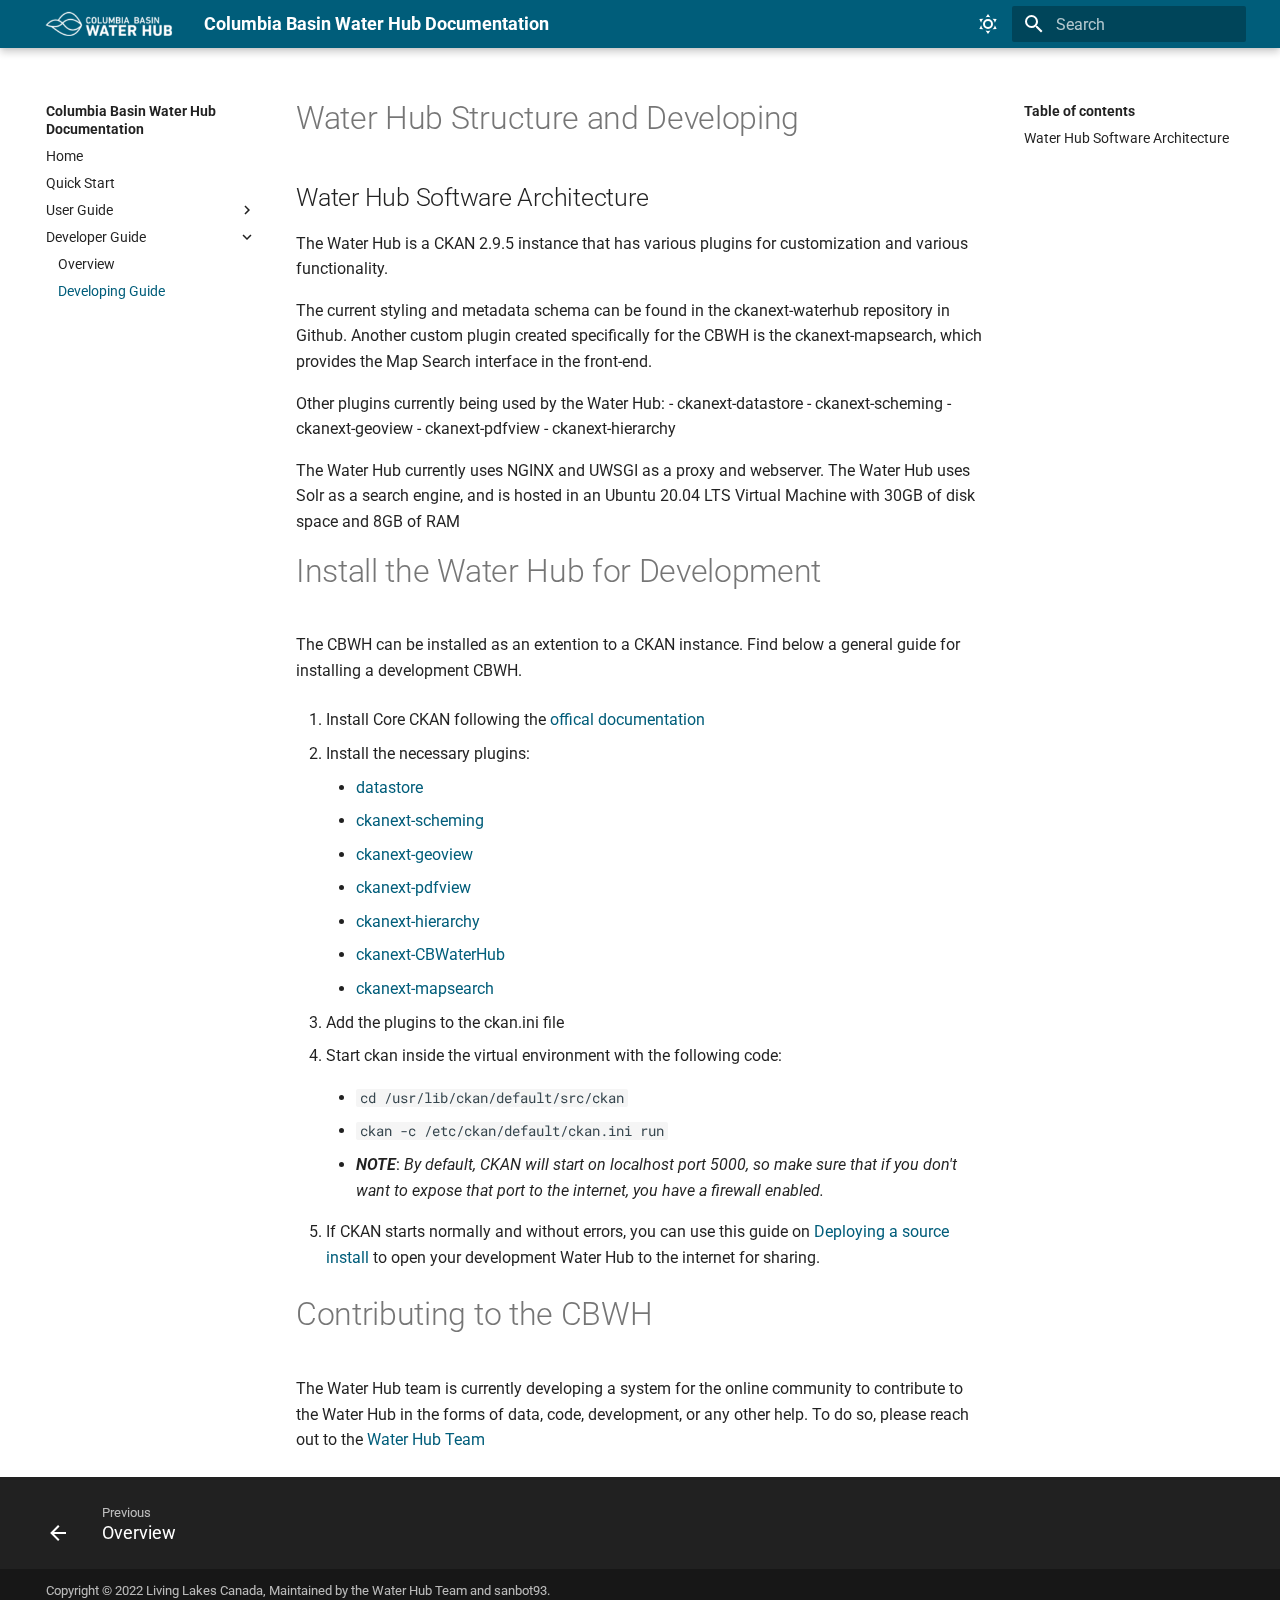
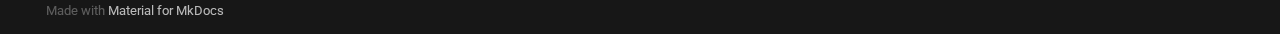
<file: developer/developer/index.html>
<!doctype html>
<html lang="en" class="no-js">
  <head>
    
      <meta charset="utf-8">
      <meta name="viewport" content="width=device-width,initial-scale=1">
      
        <meta name="description" content="Project documentation with Markdown for the Columbia Basin Water Hub.">
      
      
        <meta name="author" content="Columbia Basin Water Hub">
      
      
      <link rel="icon" href="../../assets/images/favicon.png">
      <meta name="generator" content="mkdocs-1.3.0, mkdocs-material-8.2.9">
    
    
      
        <title>Developing Guide - Columbia Basin Water Hub Documentation</title>
      
    
    
      <link rel="stylesheet" href="../../assets/stylesheets/main.120efc48.min.css">
      
        
        <link rel="stylesheet" href="../../assets/stylesheets/palette.9647289d.min.css">
        
      
    
    
    
      
        
        
        <link rel="preconnect" href="https://fonts.gstatic.com" crossorigin>
        <link rel="stylesheet" href="https://fonts.googleapis.com/css?family=Roboto:300,300i,400,400i,700,700i%7CRoboto+Mono:400,400i,700,700i&display=fallback">
        <style>:root{--md-text-font:"Roboto";--md-code-font:"Roboto Mono"}</style>
      
    
    
      <link rel="stylesheet" href="../../css/extra.css">
    
    <script>__md_scope=new URL("../..",location),__md_get=(e,_=localStorage,t=__md_scope)=>JSON.parse(_.getItem(t.pathname+"."+e)),__md_set=(e,_,t=localStorage,a=__md_scope)=>{try{t.setItem(a.pathname+"."+e,JSON.stringify(_))}catch(e){}}</script>
    
      

    
    
  </head>
  
  
    
    
      
    
    
    
    
    <body dir="ltr" data-md-color-scheme="default" data-md-color-primary="" data-md-color-accent="">
  
    
    
      <script>var palette=__md_get("__palette");if(palette&&"object"==typeof palette.color)for(var key of Object.keys(palette.color))document.body.setAttribute("data-md-color-"+key,palette.color[key])</script>
    
    <input class="md-toggle" data-md-toggle="drawer" type="checkbox" id="__drawer" autocomplete="off">
    <input class="md-toggle" data-md-toggle="search" type="checkbox" id="__search" autocomplete="off">
    <label class="md-overlay" for="__drawer"></label>
    <div data-md-component="skip">
      
        
        <a href="#water-hub-structure-and-developing" class="md-skip">
          Skip to content
        </a>
      
    </div>
    <div data-md-component="announce">
      
    </div>
    
    
      

<header class="md-header" data-md-component="header">
  <nav class="md-header__inner md-grid" aria-label="Header">
    <a href="../.." title="Columbia Basin Water Hub Documentation" class="md-header__button md-logo" aria-label="Columbia Basin Water Hub Documentation" data-md-component="logo">
      
  <img src="../../assets/logo.png" alt="logo">

    </a>
    <label class="md-header__button md-icon" for="__drawer">
      <svg xmlns="http://www.w3.org/2000/svg" viewBox="0 0 24 24"><path d="M3 6h18v2H3V6m0 5h18v2H3v-2m0 5h18v2H3v-2Z"/></svg>
    </label>
    <div class="md-header__title" data-md-component="header-title">
      <div class="md-header__ellipsis">
        <div class="md-header__topic">
          <span class="md-ellipsis">
            Columbia Basin Water Hub Documentation
          </span>
        </div>
        <div class="md-header__topic" data-md-component="header-topic">
          <span class="md-ellipsis">
            
              Developing Guide
            
          </span>
        </div>
      </div>
    </div>
    
      <form class="md-header__option" data-md-component="palette">
        
          
          
          <input class="md-option" data-md-color-media="" data-md-color-scheme="default" data-md-color-primary="" data-md-color-accent=""  aria-label="Switch to dark mode"  type="radio" name="__palette" id="__palette_1">
          
            <label class="md-header__button md-icon" title="Switch to dark mode" for="__palette_2" hidden>
              <svg xmlns="http://www.w3.org/2000/svg" viewBox="0 0 24 24"><path d="M12 7a5 5 0 0 1 5 5 5 5 0 0 1-5 5 5 5 0 0 1-5-5 5 5 0 0 1 5-5m0 2a3 3 0 0 0-3 3 3 3 0 0 0 3 3 3 3 0 0 0 3-3 3 3 0 0 0-3-3m0-7 2.39 3.42C13.65 5.15 12.84 5 12 5c-.84 0-1.65.15-2.39.42L12 2M3.34 7l4.16-.35A7.2 7.2 0 0 0 5.94 8.5c-.44.74-.69 1.5-.83 2.29L3.34 7m.02 10 1.76-3.77a7.131 7.131 0 0 0 2.38 4.14L3.36 17M20.65 7l-1.77 3.79a7.023 7.023 0 0 0-2.38-4.15l4.15.36m-.01 10-4.14.36c.59-.51 1.12-1.14 1.54-1.86.42-.73.69-1.5.83-2.29L20.64 17M12 22l-2.41-3.44c.74.27 1.55.44 2.41.44.82 0 1.63-.17 2.37-.44L12 22Z"/></svg>
            </label>
          
        
          
          
          <input class="md-option" data-md-color-media="" data-md-color-scheme="slate" data-md-color-primary="" data-md-color-accent=""  aria-label="Switch to light mode"  type="radio" name="__palette" id="__palette_2">
          
            <label class="md-header__button md-icon" title="Switch to light mode" for="__palette_1" hidden>
              <svg xmlns="http://www.w3.org/2000/svg" viewBox="0 0 24 24"><path d="m17.75 4.09-2.53 1.94.91 3.06-2.63-1.81-2.63 1.81.91-3.06-2.53-1.94L12.44 4l1.06-3 1.06 3 3.19.09m3.5 6.91-1.64 1.25.59 1.98-1.7-1.17-1.7 1.17.59-1.98L15.75 11l2.06-.05L18.5 9l.69 1.95 2.06.05m-2.28 4.95c.83-.08 1.72 1.1 1.19 1.85-.32.45-.66.87-1.08 1.27C15.17 23 8.84 23 4.94 19.07c-3.91-3.9-3.91-10.24 0-14.14.4-.4.82-.76 1.27-1.08.75-.53 1.93.36 1.85 1.19-.27 2.86.69 5.83 2.89 8.02a9.96 9.96 0 0 0 8.02 2.89m-1.64 2.02a12.08 12.08 0 0 1-7.8-3.47c-2.17-2.19-3.33-5-3.49-7.82-2.81 3.14-2.7 7.96.31 10.98 3.02 3.01 7.84 3.12 10.98.31Z"/></svg>
            </label>
          
        
      </form>
    
    
    
      <label class="md-header__button md-icon" for="__search">
        <svg xmlns="http://www.w3.org/2000/svg" viewBox="0 0 24 24"><path d="M9.5 3A6.5 6.5 0 0 1 16 9.5c0 1.61-.59 3.09-1.56 4.23l.27.27h.79l5 5-1.5 1.5-5-5v-.79l-.27-.27A6.516 6.516 0 0 1 9.5 16 6.5 6.5 0 0 1 3 9.5 6.5 6.5 0 0 1 9.5 3m0 2C7 5 5 7 5 9.5S7 14 9.5 14 14 12 14 9.5 12 5 9.5 5Z"/></svg>
      </label>
      <div class="md-search" data-md-component="search" role="dialog">
  <label class="md-search__overlay" for="__search"></label>
  <div class="md-search__inner" role="search">
    <form class="md-search__form" name="search">
      <input type="text" class="md-search__input" name="query" aria-label="Search" placeholder="Search" autocapitalize="off" autocorrect="off" autocomplete="off" spellcheck="false" data-md-component="search-query" required>
      <label class="md-search__icon md-icon" for="__search">
        <svg xmlns="http://www.w3.org/2000/svg" viewBox="0 0 24 24"><path d="M9.5 3A6.5 6.5 0 0 1 16 9.5c0 1.61-.59 3.09-1.56 4.23l.27.27h.79l5 5-1.5 1.5-5-5v-.79l-.27-.27A6.516 6.516 0 0 1 9.5 16 6.5 6.5 0 0 1 3 9.5 6.5 6.5 0 0 1 9.5 3m0 2C7 5 5 7 5 9.5S7 14 9.5 14 14 12 14 9.5 12 5 9.5 5Z"/></svg>
        <svg xmlns="http://www.w3.org/2000/svg" viewBox="0 0 24 24"><path d="M20 11v2H8l5.5 5.5-1.42 1.42L4.16 12l7.92-7.92L13.5 5.5 8 11h12Z"/></svg>
      </label>
      <nav class="md-search__options" aria-label="Search">
        
        <button type="reset" class="md-search__icon md-icon" aria-label="Clear" tabindex="-1">
          <svg xmlns="http://www.w3.org/2000/svg" viewBox="0 0 24 24"><path d="M19 6.41 17.59 5 12 10.59 6.41 5 5 6.41 10.59 12 5 17.59 6.41 19 12 13.41 17.59 19 19 17.59 13.41 12 19 6.41Z"/></svg>
        </button>
      </nav>
      
    </form>
    <div class="md-search__output">
      <div class="md-search__scrollwrap" data-md-scrollfix>
        <div class="md-search-result" data-md-component="search-result">
          <div class="md-search-result__meta">
            Initializing search
          </div>
          <ol class="md-search-result__list"></ol>
        </div>
      </div>
    </div>
  </div>
</div>
    
    
  </nav>
  
</header>
    
    <div class="md-container" data-md-component="container">
      
      
        
          
        
      
      <main class="md-main" data-md-component="main">
        <div class="md-main__inner md-grid">
          
            
              
              <div class="md-sidebar md-sidebar--primary" data-md-component="sidebar" data-md-type="navigation" >
                <div class="md-sidebar__scrollwrap">
                  <div class="md-sidebar__inner">
                    


<nav class="md-nav md-nav--primary" aria-label="Navigation" data-md-level="0">
  <label class="md-nav__title" for="__drawer">
    <a href="../.." title="Columbia Basin Water Hub Documentation" class="md-nav__button md-logo" aria-label="Columbia Basin Water Hub Documentation" data-md-component="logo">
      
  <img src="../../assets/logo.png" alt="logo">

    </a>
    Columbia Basin Water Hub Documentation
  </label>
  
  <ul class="md-nav__list" data-md-scrollfix>
    
      
      
      

  
  
  
    <li class="md-nav__item">
      <a href="../.." class="md-nav__link">
        Home
      </a>
    </li>
  

    
      
      
      

  
  
  
    <li class="md-nav__item">
      <a href="../../quickstart/" class="md-nav__link">
        Quick Start
      </a>
    </li>
  

    
      
      
      

  
  
  
    
    <li class="md-nav__item md-nav__item--nested">
      
      
        <input class="md-nav__toggle md-toggle" data-md-toggle="__nav_3" type="checkbox" id="__nav_3" >
      
      
      
      
        <label class="md-nav__link" for="__nav_3">
          User Guide
          <span class="md-nav__icon md-icon"></span>
        </label>
      
      <nav class="md-nav" aria-label="User Guide" data-md-level="1">
        <label class="md-nav__title" for="__nav_3">
          <span class="md-nav__icon md-icon"></span>
          User Guide
        </label>
        <ul class="md-nav__list" data-md-scrollfix>
          
            
              
  
  
  
    <li class="md-nav__item">
      <a href="../../UserGuide/overview/" class="md-nav__link">
        Overview
      </a>
    </li>
  

            
          
            
              
  
  
  
    <li class="md-nav__item">
      <a href="../../UserGuide/core/" class="md-nav__link">
        Core CKAN Concepts
      </a>
    </li>
  

            
          
            
              
  
  
  
    <li class="md-nav__item">
      <a href="../../UserGuide/publishing/" class="md-nav__link">
        Data Publishing
      </a>
    </li>
  

            
          
            
              
  
  
  
    <li class="md-nav__item">
      <a href="../../UserGuide/retrieving/" class="md-nav__link">
        Data Access
      </a>
    </li>
  

            
          
        </ul>
      </nav>
    </li>
  

    
      
      
      

  
  
    
  
  
    
    <li class="md-nav__item md-nav__item--active md-nav__item--nested">
      
      
        <input class="md-nav__toggle md-toggle" data-md-toggle="__nav_4" type="checkbox" id="__nav_4" checked>
      
      
      
      
        <label class="md-nav__link" for="__nav_4">
          Developer Guide
          <span class="md-nav__icon md-icon"></span>
        </label>
      
      <nav class="md-nav" aria-label="Developer Guide" data-md-level="1">
        <label class="md-nav__title" for="__nav_4">
          <span class="md-nav__icon md-icon"></span>
          Developer Guide
        </label>
        <ul class="md-nav__list" data-md-scrollfix>
          
            
              
  
  
  
    <li class="md-nav__item">
      <a href="../" class="md-nav__link">
        Overview
      </a>
    </li>
  

            
          
            
              
  
  
    
  
  
    <li class="md-nav__item md-nav__item--active">
      
      <input class="md-nav__toggle md-toggle" data-md-toggle="toc" type="checkbox" id="__toc">
      
      
        
      
      
        <label class="md-nav__link md-nav__link--active" for="__toc">
          Developing Guide
          <span class="md-nav__icon md-icon"></span>
        </label>
      
      <a href="./" class="md-nav__link md-nav__link--active">
        Developing Guide
      </a>
      
        

<nav class="md-nav md-nav--secondary" aria-label="Table of contents">
  
  
  
    
  
  
    <label class="md-nav__title" for="__toc">
      <span class="md-nav__icon md-icon"></span>
      Table of contents
    </label>
    <ul class="md-nav__list" data-md-component="toc" data-md-scrollfix>
      
        <li class="md-nav__item">
  <a href="#water-hub-software-architecture" class="md-nav__link">
    Water Hub Software Architecture
  </a>
  
</li>
      
    </ul>
  
</nav>
      
    </li>
  

            
          
        </ul>
      </nav>
    </li>
  

    
  </ul>
</nav>
                  </div>
                </div>
              </div>
            
            
              
              <div class="md-sidebar md-sidebar--secondary" data-md-component="sidebar" data-md-type="toc" >
                <div class="md-sidebar__scrollwrap">
                  <div class="md-sidebar__inner">
                    

<nav class="md-nav md-nav--secondary" aria-label="Table of contents">
  
  
  
    
  
  
    <label class="md-nav__title" for="__toc">
      <span class="md-nav__icon md-icon"></span>
      Table of contents
    </label>
    <ul class="md-nav__list" data-md-component="toc" data-md-scrollfix>
      
        <li class="md-nav__item">
  <a href="#water-hub-software-architecture" class="md-nav__link">
    Water Hub Software Architecture
  </a>
  
</li>
      
    </ul>
  
</nav>
                  </div>
                </div>
              </div>
            
          
          <div class="md-content" data-md-component="content">
            <article class="md-content__inner md-typeset">
              
                


<h1 id="water-hub-structure-and-developing">Water Hub Structure and Developing<a class="headerlink" href="#water-hub-structure-and-developing" title="Permanent link">&para;</a></h1>
<h2 id="water-hub-software-architecture">Water Hub Software Architecture<a class="headerlink" href="#water-hub-software-architecture" title="Permanent link">&para;</a></h2>
<p>The Water Hub is a CKAN 2.9.5 instance that has various plugins for customization and various functionality.</p>
<p>The current styling and metadata schema can be found in the ckanext-waterhub repository in Github. Another custom plugin
created specifically for the CBWH is the ckanext-mapsearch, which provides the Map Search interface in the front-end.</p>
<p>Other plugins currently being used by the Water Hub:
- ckanext-datastore
- ckanext-scheming
- ckanext-geoview
- ckanext-pdfview
- ckanext-hierarchy</p>
<p>The Water Hub currently uses NGINX and UWSGI as a proxy and webserver. The Water Hub uses Solr as a search engine, and is 
hosted in an Ubuntu 20.04 LTS Virtual Machine with 30GB of disk space and 8GB of RAM</p>
<h1 id="install-the-water-hub-for-development">Install the Water Hub for Development<a class="headerlink" href="#install-the-water-hub-for-development" title="Permanent link">&para;</a></h1>
<p>The CBWH can be installed as an extention to a CKAN instance. Find below a general guide for installing a development CBWH.</p>
<ol>
<li>
<p>Install Core CKAN following the <a href="http://docs.ckan.org/en/2.9/maintaining/installing/install-from-source.html">offical documentation</a></p>
</li>
<li>
<p>Install the necessary plugins:</p>
<ul>
<li><a href="http://docs.ckan.org/en/2.9/maintaining/datastore.html">datastore</a></li>
<li><a href="https://github.com/ckan/ckanext-scheming">ckanext-scheming</a></li>
<li><a href="https://github.com/ckan/ckanext-geoview">ckanext-geoview</a></li>
<li><a href="https://github.com/ckan/ckanext-pdfview">ckanext-pdfview</a></li>
<li><a href="https://github.com/ckan/ckanext-hierarchy">ckanext-hierarchy</a></li>
<li><a href="https://github.com/CBWaterHub/ckanext-CBWaterHub">ckanext-CBWaterHub</a></li>
<li><a href="https://github.com/CBWaterHub/ckanext-mapsearch">ckanext-mapsearch</a></li>
</ul>
</li>
<li>
<p>Add the plugins to the ckan.ini file</p>
</li>
<li>
<p>Start ckan inside the virtual environment with the following code:</p>
<ul>
<li>
<p><code>cd /usr/lib/ckan/default/src/ckan</code></p>
</li>
<li>
<p><code>ckan -c /etc/ckan/default/ckan.ini run</code></p>
</li>
<li>
<p><strong><em>NOTE</em></strong>: <em>By default, CKAN will start on localhost port 5000, so make sure that if you don't want to expose that port to the internet,
you have a firewall enabled.</em></p>
</li>
</ul>
</li>
<li>
<p>If CKAN starts normally and without errors, you can use this guide on <a href="http://docs.ckan.org/en/2.9/maintaining/installing/deployment.html">Deploying a source install</a> 
   to open your development Water Hub to the internet for sharing.</p>
</li>
</ol>
<h1 id="contributing-to-the-cbwh">Contributing to the CBWH<a class="headerlink" href="#contributing-to-the-cbwh" title="Permanent link">&para;</a></h1>
<p>The Water Hub team is currently developing a system for the online community to contribute to the Water Hub in the forms of
data, code, development, or any other help. To do so, please reach out to the <a href="mailto:cbwaterhub@livinglakescanada.ca">Water Hub Team</a></p>

              
            </article>
          </div>
        </div>
        
      </main>
      
        <footer class="md-footer">
  
    <nav class="md-footer__inner md-grid" aria-label="Footer">
      
        
        <a href="../" class="md-footer__link md-footer__link--prev" aria-label="Previous: Overview" rel="prev">
          <div class="md-footer__button md-icon">
            <svg xmlns="http://www.w3.org/2000/svg" viewBox="0 0 24 24"><path d="M20 11v2H8l5.5 5.5-1.42 1.42L4.16 12l7.92-7.92L13.5 5.5 8 11h12Z"/></svg>
          </div>
          <div class="md-footer__title">
            <div class="md-ellipsis">
              <span class="md-footer__direction">
                Previous
              </span>
              Overview
            </div>
          </div>
        </a>
      
      
    </nav>
  
  <div class="md-footer-meta md-typeset">
    <div class="md-footer-meta__inner md-grid">
      <div class="md-copyright">
  
    <div class="md-copyright__highlight">
      Copyright &copy; 2022 <a href="https://livinglakescanada.ca">Living Lakes Canada</a>, Maintained by the <a href="http://data.cbwaterhub.ca/about">Water Hub Team and sanbot93</a>.
    </div>
  
  
    Made with
    <a href="https://squidfunk.github.io/mkdocs-material/" target="_blank" rel="noopener">
      Material for MkDocs
    </a>
  
</div>
      
    </div>
  </div>
</footer>
      
    </div>
    <div class="md-dialog" data-md-component="dialog">
      <div class="md-dialog__inner md-typeset"></div>
    </div>
    <script id="__config" type="application/json">{"base": "../..", "features": [], "search": "../../assets/javascripts/workers/search.2a1c317c.min.js", "translations": {"clipboard.copied": "Copied to clipboard", "clipboard.copy": "Copy to clipboard", "search.config.lang": "en", "search.config.pipeline": "trimmer, stopWordFilter", "search.config.separator": "[\\s\\-]+", "search.placeholder": "Search", "search.result.more.one": "1 more on this page", "search.result.more.other": "# more on this page", "search.result.none": "No matching documents", "search.result.one": "1 matching document", "search.result.other": "# matching documents", "search.result.placeholder": "Type to start searching", "search.result.term.missing": "Missing", "select.version.title": "Select version"}}</script>
    
    
      <script src="../../assets/javascripts/bundle.6e54b5cd.min.js"></script>
      
    
  </body>
</html>
</file>
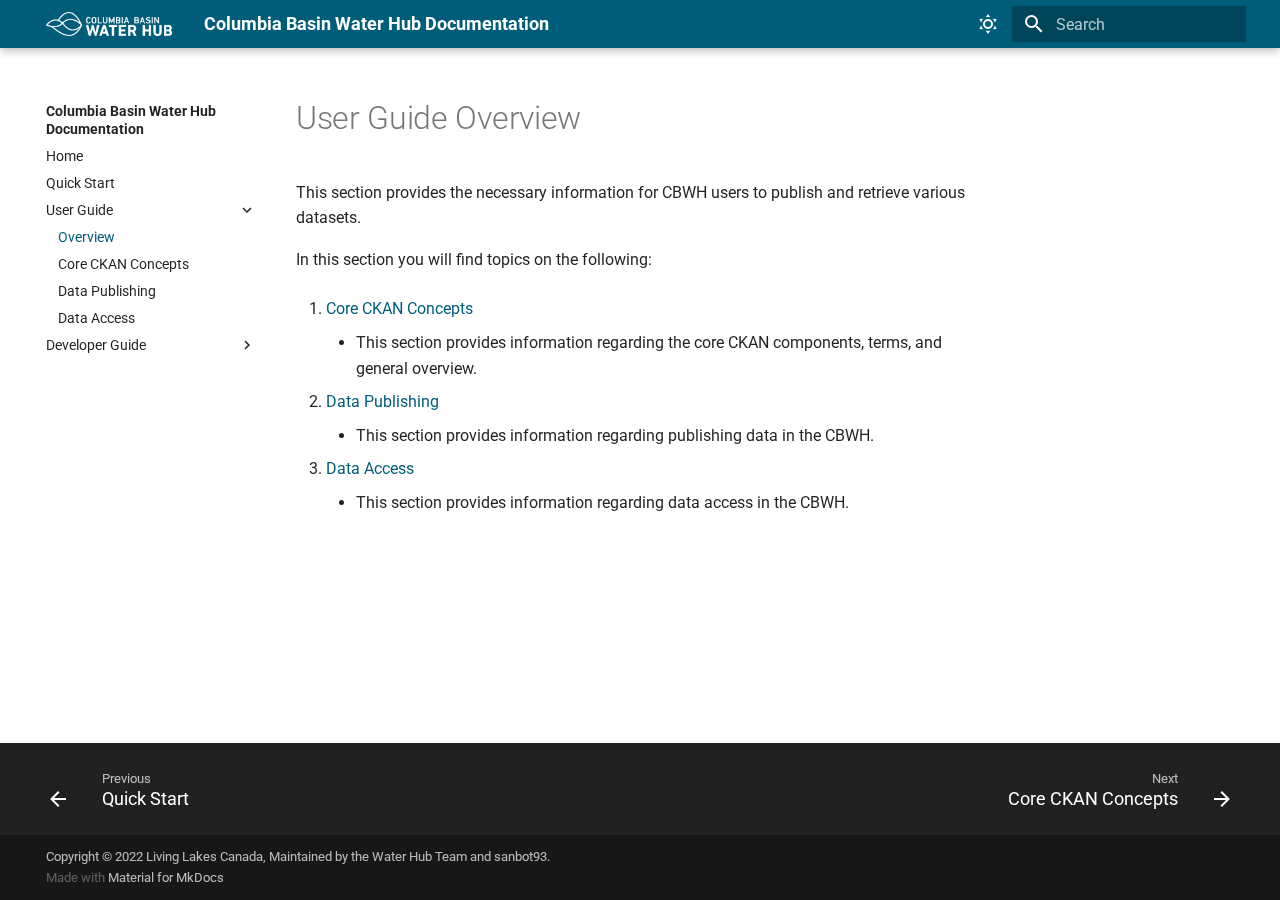
<file: UserGuide/overview/index.html>
<!doctype html>
<html lang="en" class="no-js">
  <head>
    
      <meta charset="utf-8">
      <meta name="viewport" content="width=device-width,initial-scale=1">
      
        <meta name="description" content="Project documentation with Markdown for the Columbia Basin Water Hub.">
      
      
        <meta name="author" content="Columbia Basin Water Hub">
      
      
      <link rel="icon" href="../../assets/images/favicon.png">
      <meta name="generator" content="mkdocs-1.3.0, mkdocs-material-8.2.9">
    
    
      
        <title>Overview - Columbia Basin Water Hub Documentation</title>
      
    
    
      <link rel="stylesheet" href="../../assets/stylesheets/main.120efc48.min.css">
      
        
        <link rel="stylesheet" href="../../assets/stylesheets/palette.9647289d.min.css">
        
      
    
    
    
      
        
        
        <link rel="preconnect" href="https://fonts.gstatic.com" crossorigin>
        <link rel="stylesheet" href="https://fonts.googleapis.com/css?family=Roboto:300,300i,400,400i,700,700i%7CRoboto+Mono:400,400i,700,700i&display=fallback">
        <style>:root{--md-text-font:"Roboto";--md-code-font:"Roboto Mono"}</style>
      
    
    
      <link rel="stylesheet" href="../../css/extra.css">
    
    <script>__md_scope=new URL("../..",location),__md_get=(e,_=localStorage,t=__md_scope)=>JSON.parse(_.getItem(t.pathname+"."+e)),__md_set=(e,_,t=localStorage,a=__md_scope)=>{try{t.setItem(a.pathname+"."+e,JSON.stringify(_))}catch(e){}}</script>
    
      

    
    
  </head>
  
  
    
    
      
    
    
    
    
    <body dir="ltr" data-md-color-scheme="default" data-md-color-primary="" data-md-color-accent="">
  
    
    
      <script>var palette=__md_get("__palette");if(palette&&"object"==typeof palette.color)for(var key of Object.keys(palette.color))document.body.setAttribute("data-md-color-"+key,palette.color[key])</script>
    
    <input class="md-toggle" data-md-toggle="drawer" type="checkbox" id="__drawer" autocomplete="off">
    <input class="md-toggle" data-md-toggle="search" type="checkbox" id="__search" autocomplete="off">
    <label class="md-overlay" for="__drawer"></label>
    <div data-md-component="skip">
      
        
        <a href="#user-guide-overview" class="md-skip">
          Skip to content
        </a>
      
    </div>
    <div data-md-component="announce">
      
    </div>
    
    
      

<header class="md-header" data-md-component="header">
  <nav class="md-header__inner md-grid" aria-label="Header">
    <a href="../.." title="Columbia Basin Water Hub Documentation" class="md-header__button md-logo" aria-label="Columbia Basin Water Hub Documentation" data-md-component="logo">
      
  <img src="../../assets/logo.png" alt="logo">

    </a>
    <label class="md-header__button md-icon" for="__drawer">
      <svg xmlns="http://www.w3.org/2000/svg" viewBox="0 0 24 24"><path d="M3 6h18v2H3V6m0 5h18v2H3v-2m0 5h18v2H3v-2Z"/></svg>
    </label>
    <div class="md-header__title" data-md-component="header-title">
      <div class="md-header__ellipsis">
        <div class="md-header__topic">
          <span class="md-ellipsis">
            Columbia Basin Water Hub Documentation
          </span>
        </div>
        <div class="md-header__topic" data-md-component="header-topic">
          <span class="md-ellipsis">
            
              Overview
            
          </span>
        </div>
      </div>
    </div>
    
      <form class="md-header__option" data-md-component="palette">
        
          
          
          <input class="md-option" data-md-color-media="" data-md-color-scheme="default" data-md-color-primary="" data-md-color-accent=""  aria-label="Switch to dark mode"  type="radio" name="__palette" id="__palette_1">
          
            <label class="md-header__button md-icon" title="Switch to dark mode" for="__palette_2" hidden>
              <svg xmlns="http://www.w3.org/2000/svg" viewBox="0 0 24 24"><path d="M12 7a5 5 0 0 1 5 5 5 5 0 0 1-5 5 5 5 0 0 1-5-5 5 5 0 0 1 5-5m0 2a3 3 0 0 0-3 3 3 3 0 0 0 3 3 3 3 0 0 0 3-3 3 3 0 0 0-3-3m0-7 2.39 3.42C13.65 5.15 12.84 5 12 5c-.84 0-1.65.15-2.39.42L12 2M3.34 7l4.16-.35A7.2 7.2 0 0 0 5.94 8.5c-.44.74-.69 1.5-.83 2.29L3.34 7m.02 10 1.76-3.77a7.131 7.131 0 0 0 2.38 4.14L3.36 17M20.65 7l-1.77 3.79a7.023 7.023 0 0 0-2.38-4.15l4.15.36m-.01 10-4.14.36c.59-.51 1.12-1.14 1.54-1.86.42-.73.69-1.5.83-2.29L20.64 17M12 22l-2.41-3.44c.74.27 1.55.44 2.41.44.82 0 1.63-.17 2.37-.44L12 22Z"/></svg>
            </label>
          
        
          
          
          <input class="md-option" data-md-color-media="" data-md-color-scheme="slate" data-md-color-primary="" data-md-color-accent=""  aria-label="Switch to light mode"  type="radio" name="__palette" id="__palette_2">
          
            <label class="md-header__button md-icon" title="Switch to light mode" for="__palette_1" hidden>
              <svg xmlns="http://www.w3.org/2000/svg" viewBox="0 0 24 24"><path d="m17.75 4.09-2.53 1.94.91 3.06-2.63-1.81-2.63 1.81.91-3.06-2.53-1.94L12.44 4l1.06-3 1.06 3 3.19.09m3.5 6.91-1.64 1.25.59 1.98-1.7-1.17-1.7 1.17.59-1.98L15.75 11l2.06-.05L18.5 9l.69 1.95 2.06.05m-2.28 4.95c.83-.08 1.72 1.1 1.19 1.85-.32.45-.66.87-1.08 1.27C15.17 23 8.84 23 4.94 19.07c-3.91-3.9-3.91-10.24 0-14.14.4-.4.82-.76 1.27-1.08.75-.53 1.93.36 1.85 1.19-.27 2.86.69 5.83 2.89 8.02a9.96 9.96 0 0 0 8.02 2.89m-1.64 2.02a12.08 12.08 0 0 1-7.8-3.47c-2.17-2.19-3.33-5-3.49-7.82-2.81 3.14-2.7 7.96.31 10.98 3.02 3.01 7.84 3.12 10.98.31Z"/></svg>
            </label>
          
        
      </form>
    
    
    
      <label class="md-header__button md-icon" for="__search">
        <svg xmlns="http://www.w3.org/2000/svg" viewBox="0 0 24 24"><path d="M9.5 3A6.5 6.5 0 0 1 16 9.5c0 1.61-.59 3.09-1.56 4.23l.27.27h.79l5 5-1.5 1.5-5-5v-.79l-.27-.27A6.516 6.516 0 0 1 9.5 16 6.5 6.5 0 0 1 3 9.5 6.5 6.5 0 0 1 9.5 3m0 2C7 5 5 7 5 9.5S7 14 9.5 14 14 12 14 9.5 12 5 9.5 5Z"/></svg>
      </label>
      <div class="md-search" data-md-component="search" role="dialog">
  <label class="md-search__overlay" for="__search"></label>
  <div class="md-search__inner" role="search">
    <form class="md-search__form" name="search">
      <input type="text" class="md-search__input" name="query" aria-label="Search" placeholder="Search" autocapitalize="off" autocorrect="off" autocomplete="off" spellcheck="false" data-md-component="search-query" required>
      <label class="md-search__icon md-icon" for="__search">
        <svg xmlns="http://www.w3.org/2000/svg" viewBox="0 0 24 24"><path d="M9.5 3A6.5 6.5 0 0 1 16 9.5c0 1.61-.59 3.09-1.56 4.23l.27.27h.79l5 5-1.5 1.5-5-5v-.79l-.27-.27A6.516 6.516 0 0 1 9.5 16 6.5 6.5 0 0 1 3 9.5 6.5 6.5 0 0 1 9.5 3m0 2C7 5 5 7 5 9.5S7 14 9.5 14 14 12 14 9.5 12 5 9.5 5Z"/></svg>
        <svg xmlns="http://www.w3.org/2000/svg" viewBox="0 0 24 24"><path d="M20 11v2H8l5.5 5.5-1.42 1.42L4.16 12l7.92-7.92L13.5 5.5 8 11h12Z"/></svg>
      </label>
      <nav class="md-search__options" aria-label="Search">
        
        <button type="reset" class="md-search__icon md-icon" aria-label="Clear" tabindex="-1">
          <svg xmlns="http://www.w3.org/2000/svg" viewBox="0 0 24 24"><path d="M19 6.41 17.59 5 12 10.59 6.41 5 5 6.41 10.59 12 5 17.59 6.41 19 12 13.41 17.59 19 19 17.59 13.41 12 19 6.41Z"/></svg>
        </button>
      </nav>
      
    </form>
    <div class="md-search__output">
      <div class="md-search__scrollwrap" data-md-scrollfix>
        <div class="md-search-result" data-md-component="search-result">
          <div class="md-search-result__meta">
            Initializing search
          </div>
          <ol class="md-search-result__list"></ol>
        </div>
      </div>
    </div>
  </div>
</div>
    
    
  </nav>
  
</header>
    
    <div class="md-container" data-md-component="container">
      
      
        
          
        
      
      <main class="md-main" data-md-component="main">
        <div class="md-main__inner md-grid">
          
            
              
              <div class="md-sidebar md-sidebar--primary" data-md-component="sidebar" data-md-type="navigation" >
                <div class="md-sidebar__scrollwrap">
                  <div class="md-sidebar__inner">
                    


<nav class="md-nav md-nav--primary" aria-label="Navigation" data-md-level="0">
  <label class="md-nav__title" for="__drawer">
    <a href="../.." title="Columbia Basin Water Hub Documentation" class="md-nav__button md-logo" aria-label="Columbia Basin Water Hub Documentation" data-md-component="logo">
      
  <img src="../../assets/logo.png" alt="logo">

    </a>
    Columbia Basin Water Hub Documentation
  </label>
  
  <ul class="md-nav__list" data-md-scrollfix>
    
      
      
      

  
  
  
    <li class="md-nav__item">
      <a href="../.." class="md-nav__link">
        Home
      </a>
    </li>
  

    
      
      
      

  
  
  
    <li class="md-nav__item">
      <a href="../../quickstart/" class="md-nav__link">
        Quick Start
      </a>
    </li>
  

    
      
      
      

  
  
    
  
  
    
    <li class="md-nav__item md-nav__item--active md-nav__item--nested">
      
      
        <input class="md-nav__toggle md-toggle" data-md-toggle="__nav_3" type="checkbox" id="__nav_3" checked>
      
      
      
      
        <label class="md-nav__link" for="__nav_3">
          User Guide
          <span class="md-nav__icon md-icon"></span>
        </label>
      
      <nav class="md-nav" aria-label="User Guide" data-md-level="1">
        <label class="md-nav__title" for="__nav_3">
          <span class="md-nav__icon md-icon"></span>
          User Guide
        </label>
        <ul class="md-nav__list" data-md-scrollfix>
          
            
              
  
  
    
  
  
    <li class="md-nav__item md-nav__item--active">
      
      <input class="md-nav__toggle md-toggle" data-md-toggle="toc" type="checkbox" id="__toc">
      
      
        
      
      
      <a href="./" class="md-nav__link md-nav__link--active">
        Overview
      </a>
      
    </li>
  

            
          
            
              
  
  
  
    <li class="md-nav__item">
      <a href="../core/" class="md-nav__link">
        Core CKAN Concepts
      </a>
    </li>
  

            
          
            
              
  
  
  
    <li class="md-nav__item">
      <a href="../publishing/" class="md-nav__link">
        Data Publishing
      </a>
    </li>
  

            
          
            
              
  
  
  
    <li class="md-nav__item">
      <a href="../retrieving/" class="md-nav__link">
        Data Access
      </a>
    </li>
  

            
          
        </ul>
      </nav>
    </li>
  

    
      
      
      

  
  
  
    
    <li class="md-nav__item md-nav__item--nested">
      
      
        <input class="md-nav__toggle md-toggle" data-md-toggle="__nav_4" type="checkbox" id="__nav_4" >
      
      
      
      
        <label class="md-nav__link" for="__nav_4">
          Developer Guide
          <span class="md-nav__icon md-icon"></span>
        </label>
      
      <nav class="md-nav" aria-label="Developer Guide" data-md-level="1">
        <label class="md-nav__title" for="__nav_4">
          <span class="md-nav__icon md-icon"></span>
          Developer Guide
        </label>
        <ul class="md-nav__list" data-md-scrollfix>
          
            
              
  
  
  
    <li class="md-nav__item">
      <a href="../../developer/" class="md-nav__link">
        Overview
      </a>
    </li>
  

            
          
            
              
  
  
  
    <li class="md-nav__item">
      <a href="../../developer/developer/" class="md-nav__link">
        Developing Guide
      </a>
    </li>
  

            
          
        </ul>
      </nav>
    </li>
  

    
  </ul>
</nav>
                  </div>
                </div>
              </div>
            
            
              
              <div class="md-sidebar md-sidebar--secondary" data-md-component="sidebar" data-md-type="toc" >
                <div class="md-sidebar__scrollwrap">
                  <div class="md-sidebar__inner">
                    

<nav class="md-nav md-nav--secondary" aria-label="Table of contents">
  
  
  
    
  
  
</nav>
                  </div>
                </div>
              </div>
            
          
          <div class="md-content" data-md-component="content">
            <article class="md-content__inner md-typeset">
              
                


<h1 id="user-guide-overview">User Guide Overview<a class="headerlink" href="#user-guide-overview" title="Permanent link">&para;</a></h1>
<p>This section provides the necessary information for CBWH users to publish and retrieve various datasets.</p>
<p>In this section you will find topics on the following:</p>
<ol>
<li>
<p><a href="../core/">Core CKAN Concepts</a></p>
<ul>
<li>This section provides information regarding the core CKAN components, terms, and general overview.</li>
</ul>
</li>
<li>
<p><a href="../publishing/">Data Publishing</a></p>
<ul>
<li>This section provides information regarding publishing data in the CBWH.</li>
</ul>
</li>
<li>
<p><a href="../retrieving/">Data Access</a></p>
<ul>
<li>This section provides information regarding data access in the CBWH.</li>
</ul>
</li>
</ol>

              
            </article>
          </div>
        </div>
        
      </main>
      
        <footer class="md-footer">
  
    <nav class="md-footer__inner md-grid" aria-label="Footer">
      
        
        <a href="../../quickstart/" class="md-footer__link md-footer__link--prev" aria-label="Previous: Quick Start" rel="prev">
          <div class="md-footer__button md-icon">
            <svg xmlns="http://www.w3.org/2000/svg" viewBox="0 0 24 24"><path d="M20 11v2H8l5.5 5.5-1.42 1.42L4.16 12l7.92-7.92L13.5 5.5 8 11h12Z"/></svg>
          </div>
          <div class="md-footer__title">
            <div class="md-ellipsis">
              <span class="md-footer__direction">
                Previous
              </span>
              Quick Start
            </div>
          </div>
        </a>
      
      
        
        <a href="../core/" class="md-footer__link md-footer__link--next" aria-label="Next: Core CKAN Concepts" rel="next">
          <div class="md-footer__title">
            <div class="md-ellipsis">
              <span class="md-footer__direction">
                Next
              </span>
              Core CKAN Concepts
            </div>
          </div>
          <div class="md-footer__button md-icon">
            <svg xmlns="http://www.w3.org/2000/svg" viewBox="0 0 24 24"><path d="M4 11v2h12l-5.5 5.5 1.42 1.42L19.84 12l-7.92-7.92L10.5 5.5 16 11H4Z"/></svg>
          </div>
        </a>
      
    </nav>
  
  <div class="md-footer-meta md-typeset">
    <div class="md-footer-meta__inner md-grid">
      <div class="md-copyright">
  
    <div class="md-copyright__highlight">
      Copyright &copy; 2022 <a href="https://livinglakescanada.ca">Living Lakes Canada</a>, Maintained by the <a href="http://data.cbwaterhub.ca/about">Water Hub Team and sanbot93</a>.
    </div>
  
  
    Made with
    <a href="https://squidfunk.github.io/mkdocs-material/" target="_blank" rel="noopener">
      Material for MkDocs
    </a>
  
</div>
      
    </div>
  </div>
</footer>
      
    </div>
    <div class="md-dialog" data-md-component="dialog">
      <div class="md-dialog__inner md-typeset"></div>
    </div>
    <script id="__config" type="application/json">{"base": "../..", "features": [], "search": "../../assets/javascripts/workers/search.2a1c317c.min.js", "translations": {"clipboard.copied": "Copied to clipboard", "clipboard.copy": "Copy to clipboard", "search.config.lang": "en", "search.config.pipeline": "trimmer, stopWordFilter", "search.config.separator": "[\\s\\-]+", "search.placeholder": "Search", "search.result.more.one": "1 more on this page", "search.result.more.other": "# more on this page", "search.result.none": "No matching documents", "search.result.one": "1 matching document", "search.result.other": "# matching documents", "search.result.placeholder": "Type to start searching", "search.result.term.missing": "Missing", "select.version.title": "Select version"}}</script>
    
    
      <script src="../../assets/javascripts/bundle.6e54b5cd.min.js"></script>
      
    
  </body>
</html>
</file>
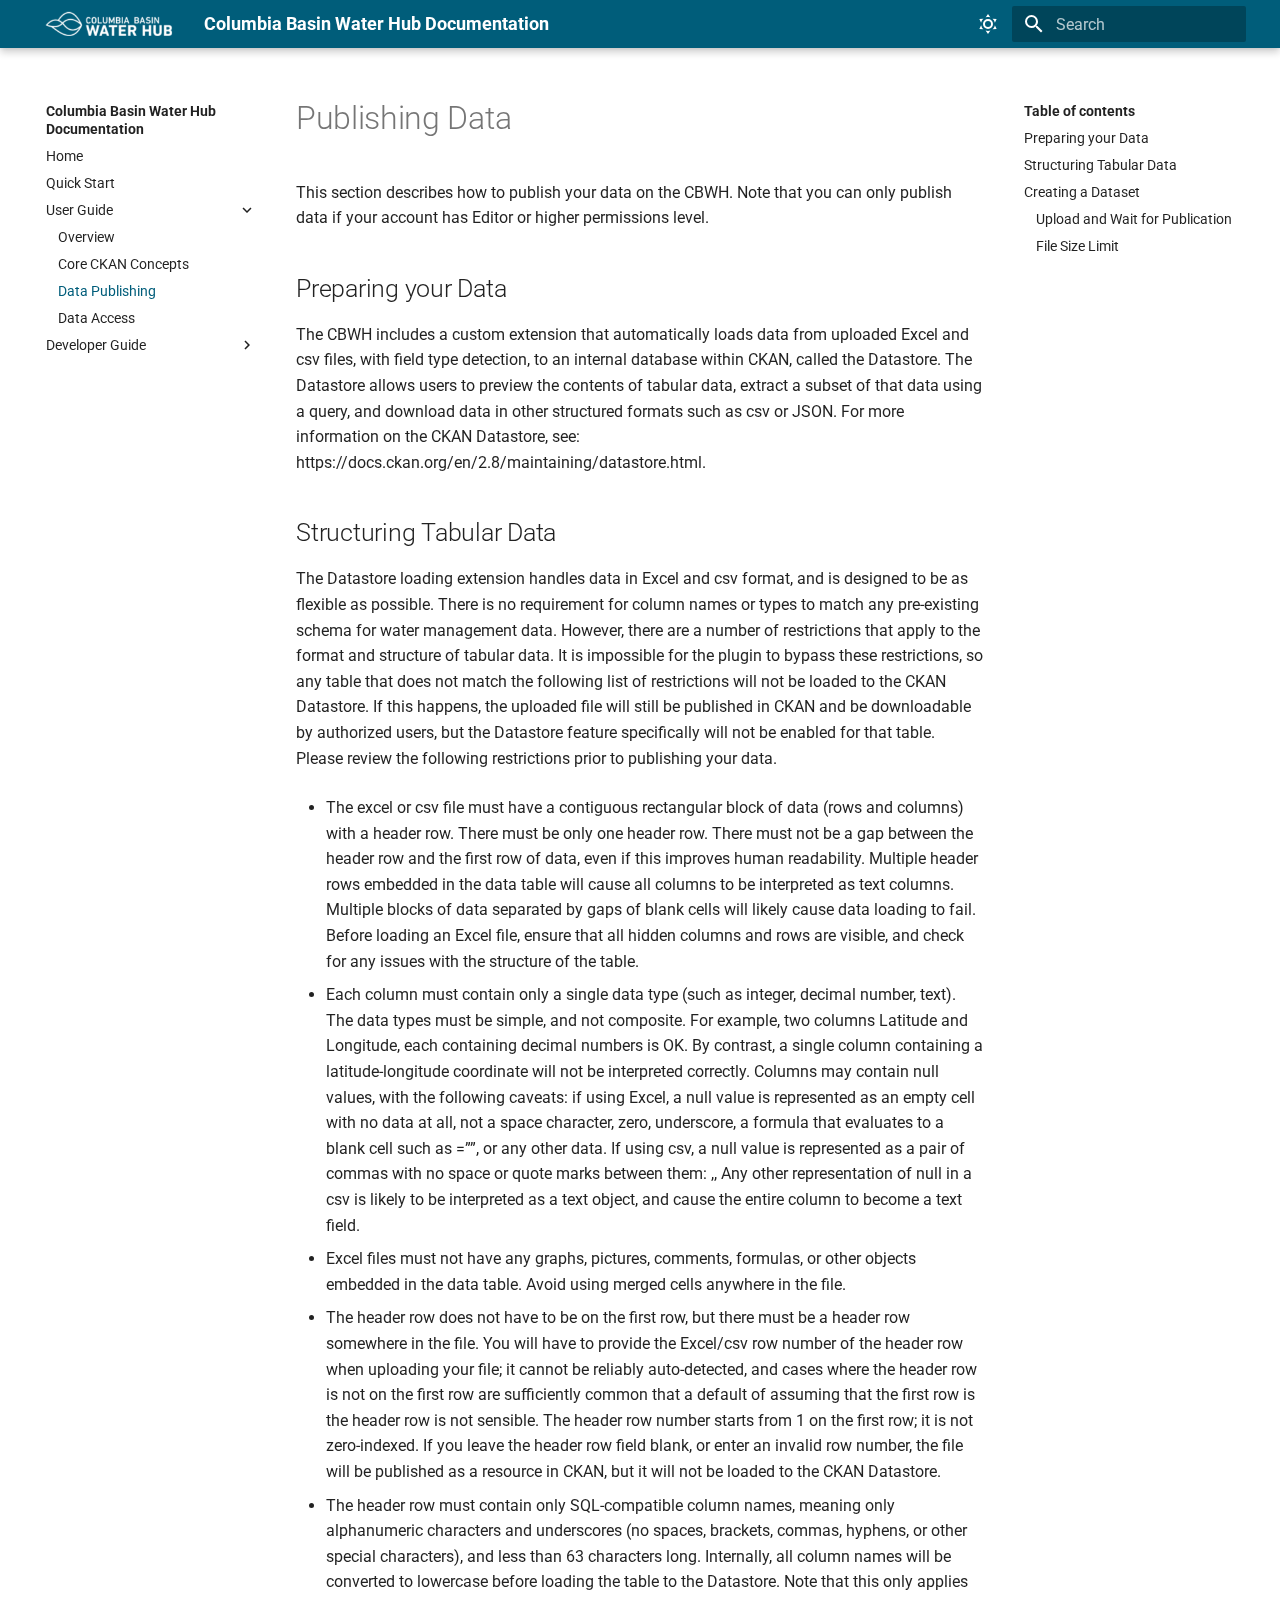
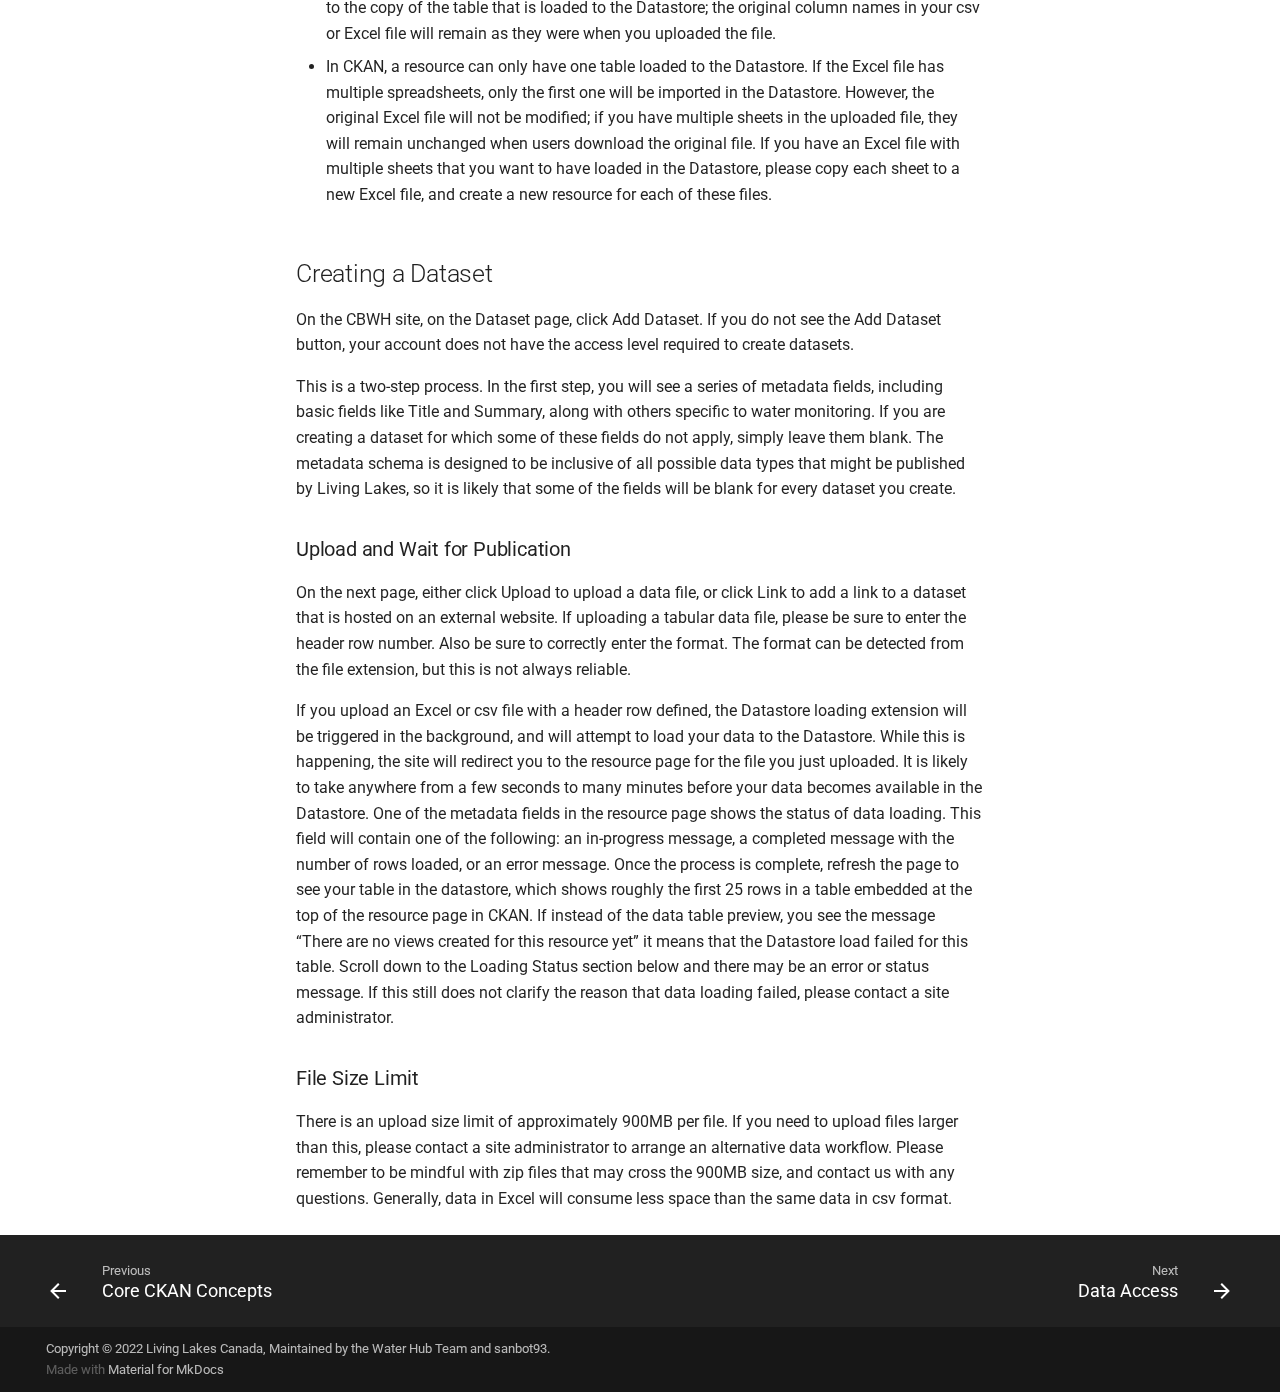
<file: UserGuide/publishing/index.html>
<!doctype html>
<html lang="en" class="no-js">
  <head>
    
      <meta charset="utf-8">
      <meta name="viewport" content="width=device-width,initial-scale=1">
      
        <meta name="description" content="Project documentation with Markdown for the Columbia Basin Water Hub.">
      
      
        <meta name="author" content="Columbia Basin Water Hub">
      
      
      <link rel="icon" href="../../assets/images/favicon.png">
      <meta name="generator" content="mkdocs-1.3.0, mkdocs-material-8.2.9">
    
    
      
        <title>Data Publishing - Columbia Basin Water Hub Documentation</title>
      
    
    
      <link rel="stylesheet" href="../../assets/stylesheets/main.120efc48.min.css">
      
        
        <link rel="stylesheet" href="../../assets/stylesheets/palette.9647289d.min.css">
        
      
    
    
    
      
        
        
        <link rel="preconnect" href="https://fonts.gstatic.com" crossorigin>
        <link rel="stylesheet" href="https://fonts.googleapis.com/css?family=Roboto:300,300i,400,400i,700,700i%7CRoboto+Mono:400,400i,700,700i&display=fallback">
        <style>:root{--md-text-font:"Roboto";--md-code-font:"Roboto Mono"}</style>
      
    
    
      <link rel="stylesheet" href="../../css/extra.css">
    
    <script>__md_scope=new URL("../..",location),__md_get=(e,_=localStorage,t=__md_scope)=>JSON.parse(_.getItem(t.pathname+"."+e)),__md_set=(e,_,t=localStorage,a=__md_scope)=>{try{t.setItem(a.pathname+"."+e,JSON.stringify(_))}catch(e){}}</script>
    
      

    
    
  </head>
  
  
    
    
      
    
    
    
    
    <body dir="ltr" data-md-color-scheme="default" data-md-color-primary="" data-md-color-accent="">
  
    
    
      <script>var palette=__md_get("__palette");if(palette&&"object"==typeof palette.color)for(var key of Object.keys(palette.color))document.body.setAttribute("data-md-color-"+key,palette.color[key])</script>
    
    <input class="md-toggle" data-md-toggle="drawer" type="checkbox" id="__drawer" autocomplete="off">
    <input class="md-toggle" data-md-toggle="search" type="checkbox" id="__search" autocomplete="off">
    <label class="md-overlay" for="__drawer"></label>
    <div data-md-component="skip">
      
        
        <a href="#publishing-data" class="md-skip">
          Skip to content
        </a>
      
    </div>
    <div data-md-component="announce">
      
    </div>
    
    
      

<header class="md-header" data-md-component="header">
  <nav class="md-header__inner md-grid" aria-label="Header">
    <a href="../.." title="Columbia Basin Water Hub Documentation" class="md-header__button md-logo" aria-label="Columbia Basin Water Hub Documentation" data-md-component="logo">
      
  <img src="../../assets/logo.png" alt="logo">

    </a>
    <label class="md-header__button md-icon" for="__drawer">
      <svg xmlns="http://www.w3.org/2000/svg" viewBox="0 0 24 24"><path d="M3 6h18v2H3V6m0 5h18v2H3v-2m0 5h18v2H3v-2Z"/></svg>
    </label>
    <div class="md-header__title" data-md-component="header-title">
      <div class="md-header__ellipsis">
        <div class="md-header__topic">
          <span class="md-ellipsis">
            Columbia Basin Water Hub Documentation
          </span>
        </div>
        <div class="md-header__topic" data-md-component="header-topic">
          <span class="md-ellipsis">
            
              Data Publishing
            
          </span>
        </div>
      </div>
    </div>
    
      <form class="md-header__option" data-md-component="palette">
        
          
          
          <input class="md-option" data-md-color-media="" data-md-color-scheme="default" data-md-color-primary="" data-md-color-accent=""  aria-label="Switch to dark mode"  type="radio" name="__palette" id="__palette_1">
          
            <label class="md-header__button md-icon" title="Switch to dark mode" for="__palette_2" hidden>
              <svg xmlns="http://www.w3.org/2000/svg" viewBox="0 0 24 24"><path d="M12 7a5 5 0 0 1 5 5 5 5 0 0 1-5 5 5 5 0 0 1-5-5 5 5 0 0 1 5-5m0 2a3 3 0 0 0-3 3 3 3 0 0 0 3 3 3 3 0 0 0 3-3 3 3 0 0 0-3-3m0-7 2.39 3.42C13.65 5.15 12.84 5 12 5c-.84 0-1.65.15-2.39.42L12 2M3.34 7l4.16-.35A7.2 7.2 0 0 0 5.94 8.5c-.44.74-.69 1.5-.83 2.29L3.34 7m.02 10 1.76-3.77a7.131 7.131 0 0 0 2.38 4.14L3.36 17M20.65 7l-1.77 3.79a7.023 7.023 0 0 0-2.38-4.15l4.15.36m-.01 10-4.14.36c.59-.51 1.12-1.14 1.54-1.86.42-.73.69-1.5.83-2.29L20.64 17M12 22l-2.41-3.44c.74.27 1.55.44 2.41.44.82 0 1.63-.17 2.37-.44L12 22Z"/></svg>
            </label>
          
        
          
          
          <input class="md-option" data-md-color-media="" data-md-color-scheme="slate" data-md-color-primary="" data-md-color-accent=""  aria-label="Switch to light mode"  type="radio" name="__palette" id="__palette_2">
          
            <label class="md-header__button md-icon" title="Switch to light mode" for="__palette_1" hidden>
              <svg xmlns="http://www.w3.org/2000/svg" viewBox="0 0 24 24"><path d="m17.75 4.09-2.53 1.94.91 3.06-2.63-1.81-2.63 1.81.91-3.06-2.53-1.94L12.44 4l1.06-3 1.06 3 3.19.09m3.5 6.91-1.64 1.25.59 1.98-1.7-1.17-1.7 1.17.59-1.98L15.75 11l2.06-.05L18.5 9l.69 1.95 2.06.05m-2.28 4.95c.83-.08 1.72 1.1 1.19 1.85-.32.45-.66.87-1.08 1.27C15.17 23 8.84 23 4.94 19.07c-3.91-3.9-3.91-10.24 0-14.14.4-.4.82-.76 1.27-1.08.75-.53 1.93.36 1.85 1.19-.27 2.86.69 5.83 2.89 8.02a9.96 9.96 0 0 0 8.02 2.89m-1.64 2.02a12.08 12.08 0 0 1-7.8-3.47c-2.17-2.19-3.33-5-3.49-7.82-2.81 3.14-2.7 7.96.31 10.98 3.02 3.01 7.84 3.12 10.98.31Z"/></svg>
            </label>
          
        
      </form>
    
    
    
      <label class="md-header__button md-icon" for="__search">
        <svg xmlns="http://www.w3.org/2000/svg" viewBox="0 0 24 24"><path d="M9.5 3A6.5 6.5 0 0 1 16 9.5c0 1.61-.59 3.09-1.56 4.23l.27.27h.79l5 5-1.5 1.5-5-5v-.79l-.27-.27A6.516 6.516 0 0 1 9.5 16 6.5 6.5 0 0 1 3 9.5 6.5 6.5 0 0 1 9.5 3m0 2C7 5 5 7 5 9.5S7 14 9.5 14 14 12 14 9.5 12 5 9.5 5Z"/></svg>
      </label>
      <div class="md-search" data-md-component="search" role="dialog">
  <label class="md-search__overlay" for="__search"></label>
  <div class="md-search__inner" role="search">
    <form class="md-search__form" name="search">
      <input type="text" class="md-search__input" name="query" aria-label="Search" placeholder="Search" autocapitalize="off" autocorrect="off" autocomplete="off" spellcheck="false" data-md-component="search-query" required>
      <label class="md-search__icon md-icon" for="__search">
        <svg xmlns="http://www.w3.org/2000/svg" viewBox="0 0 24 24"><path d="M9.5 3A6.5 6.5 0 0 1 16 9.5c0 1.61-.59 3.09-1.56 4.23l.27.27h.79l5 5-1.5 1.5-5-5v-.79l-.27-.27A6.516 6.516 0 0 1 9.5 16 6.5 6.5 0 0 1 3 9.5 6.5 6.5 0 0 1 9.5 3m0 2C7 5 5 7 5 9.5S7 14 9.5 14 14 12 14 9.5 12 5 9.5 5Z"/></svg>
        <svg xmlns="http://www.w3.org/2000/svg" viewBox="0 0 24 24"><path d="M20 11v2H8l5.5 5.5-1.42 1.42L4.16 12l7.92-7.92L13.5 5.5 8 11h12Z"/></svg>
      </label>
      <nav class="md-search__options" aria-label="Search">
        
        <button type="reset" class="md-search__icon md-icon" aria-label="Clear" tabindex="-1">
          <svg xmlns="http://www.w3.org/2000/svg" viewBox="0 0 24 24"><path d="M19 6.41 17.59 5 12 10.59 6.41 5 5 6.41 10.59 12 5 17.59 6.41 19 12 13.41 17.59 19 19 17.59 13.41 12 19 6.41Z"/></svg>
        </button>
      </nav>
      
    </form>
    <div class="md-search__output">
      <div class="md-search__scrollwrap" data-md-scrollfix>
        <div class="md-search-result" data-md-component="search-result">
          <div class="md-search-result__meta">
            Initializing search
          </div>
          <ol class="md-search-result__list"></ol>
        </div>
      </div>
    </div>
  </div>
</div>
    
    
  </nav>
  
</header>
    
    <div class="md-container" data-md-component="container">
      
      
        
          
        
      
      <main class="md-main" data-md-component="main">
        <div class="md-main__inner md-grid">
          
            
              
              <div class="md-sidebar md-sidebar--primary" data-md-component="sidebar" data-md-type="navigation" >
                <div class="md-sidebar__scrollwrap">
                  <div class="md-sidebar__inner">
                    


<nav class="md-nav md-nav--primary" aria-label="Navigation" data-md-level="0">
  <label class="md-nav__title" for="__drawer">
    <a href="../.." title="Columbia Basin Water Hub Documentation" class="md-nav__button md-logo" aria-label="Columbia Basin Water Hub Documentation" data-md-component="logo">
      
  <img src="../../assets/logo.png" alt="logo">

    </a>
    Columbia Basin Water Hub Documentation
  </label>
  
  <ul class="md-nav__list" data-md-scrollfix>
    
      
      
      

  
  
  
    <li class="md-nav__item">
      <a href="../.." class="md-nav__link">
        Home
      </a>
    </li>
  

    
      
      
      

  
  
  
    <li class="md-nav__item">
      <a href="../../quickstart/" class="md-nav__link">
        Quick Start
      </a>
    </li>
  

    
      
      
      

  
  
    
  
  
    
    <li class="md-nav__item md-nav__item--active md-nav__item--nested">
      
      
        <input class="md-nav__toggle md-toggle" data-md-toggle="__nav_3" type="checkbox" id="__nav_3" checked>
      
      
      
      
        <label class="md-nav__link" for="__nav_3">
          User Guide
          <span class="md-nav__icon md-icon"></span>
        </label>
      
      <nav class="md-nav" aria-label="User Guide" data-md-level="1">
        <label class="md-nav__title" for="__nav_3">
          <span class="md-nav__icon md-icon"></span>
          User Guide
        </label>
        <ul class="md-nav__list" data-md-scrollfix>
          
            
              
  
  
  
    <li class="md-nav__item">
      <a href="../overview/" class="md-nav__link">
        Overview
      </a>
    </li>
  

            
          
            
              
  
  
  
    <li class="md-nav__item">
      <a href="../core/" class="md-nav__link">
        Core CKAN Concepts
      </a>
    </li>
  

            
          
            
              
  
  
    
  
  
    <li class="md-nav__item md-nav__item--active">
      
      <input class="md-nav__toggle md-toggle" data-md-toggle="toc" type="checkbox" id="__toc">
      
      
        
      
      
        <label class="md-nav__link md-nav__link--active" for="__toc">
          Data Publishing
          <span class="md-nav__icon md-icon"></span>
        </label>
      
      <a href="./" class="md-nav__link md-nav__link--active">
        Data Publishing
      </a>
      
        

<nav class="md-nav md-nav--secondary" aria-label="Table of contents">
  
  
  
    
  
  
    <label class="md-nav__title" for="__toc">
      <span class="md-nav__icon md-icon"></span>
      Table of contents
    </label>
    <ul class="md-nav__list" data-md-component="toc" data-md-scrollfix>
      
        <li class="md-nav__item">
  <a href="#preparing-your-data" class="md-nav__link">
    Preparing your Data
  </a>
  
</li>
      
        <li class="md-nav__item">
  <a href="#structuring-tabular-data" class="md-nav__link">
    Structuring Tabular Data
  </a>
  
</li>
      
        <li class="md-nav__item">
  <a href="#creating-a-dataset" class="md-nav__link">
    Creating a Dataset
  </a>
  
    <nav class="md-nav" aria-label="Creating a Dataset">
      <ul class="md-nav__list">
        
          <li class="md-nav__item">
  <a href="#upload-and-wait-for-publication" class="md-nav__link">
    Upload and Wait for Publication
  </a>
  
</li>
        
          <li class="md-nav__item">
  <a href="#file-size-limit" class="md-nav__link">
    File Size Limit
  </a>
  
</li>
        
      </ul>
    </nav>
  
</li>
      
    </ul>
  
</nav>
      
    </li>
  

            
          
            
              
  
  
  
    <li class="md-nav__item">
      <a href="../retrieving/" class="md-nav__link">
        Data Access
      </a>
    </li>
  

            
          
        </ul>
      </nav>
    </li>
  

    
      
      
      

  
  
  
    
    <li class="md-nav__item md-nav__item--nested">
      
      
        <input class="md-nav__toggle md-toggle" data-md-toggle="__nav_4" type="checkbox" id="__nav_4" >
      
      
      
      
        <label class="md-nav__link" for="__nav_4">
          Developer Guide
          <span class="md-nav__icon md-icon"></span>
        </label>
      
      <nav class="md-nav" aria-label="Developer Guide" data-md-level="1">
        <label class="md-nav__title" for="__nav_4">
          <span class="md-nav__icon md-icon"></span>
          Developer Guide
        </label>
        <ul class="md-nav__list" data-md-scrollfix>
          
            
              
  
  
  
    <li class="md-nav__item">
      <a href="../../developer/" class="md-nav__link">
        Overview
      </a>
    </li>
  

            
          
            
              
  
  
  
    <li class="md-nav__item">
      <a href="../../developer/developer/" class="md-nav__link">
        Developing Guide
      </a>
    </li>
  

            
          
        </ul>
      </nav>
    </li>
  

    
  </ul>
</nav>
                  </div>
                </div>
              </div>
            
            
              
              <div class="md-sidebar md-sidebar--secondary" data-md-component="sidebar" data-md-type="toc" >
                <div class="md-sidebar__scrollwrap">
                  <div class="md-sidebar__inner">
                    

<nav class="md-nav md-nav--secondary" aria-label="Table of contents">
  
  
  
    
  
  
    <label class="md-nav__title" for="__toc">
      <span class="md-nav__icon md-icon"></span>
      Table of contents
    </label>
    <ul class="md-nav__list" data-md-component="toc" data-md-scrollfix>
      
        <li class="md-nav__item">
  <a href="#preparing-your-data" class="md-nav__link">
    Preparing your Data
  </a>
  
</li>
      
        <li class="md-nav__item">
  <a href="#structuring-tabular-data" class="md-nav__link">
    Structuring Tabular Data
  </a>
  
</li>
      
        <li class="md-nav__item">
  <a href="#creating-a-dataset" class="md-nav__link">
    Creating a Dataset
  </a>
  
    <nav class="md-nav" aria-label="Creating a Dataset">
      <ul class="md-nav__list">
        
          <li class="md-nav__item">
  <a href="#upload-and-wait-for-publication" class="md-nav__link">
    Upload and Wait for Publication
  </a>
  
</li>
        
          <li class="md-nav__item">
  <a href="#file-size-limit" class="md-nav__link">
    File Size Limit
  </a>
  
</li>
        
      </ul>
    </nav>
  
</li>
      
    </ul>
  
</nav>
                  </div>
                </div>
              </div>
            
          
          <div class="md-content" data-md-component="content">
            <article class="md-content__inner md-typeset">
              
                


<h1 id="publishing-data">Publishing Data<a class="headerlink" href="#publishing-data" title="Permanent link">&para;</a></h1>
<p>This section describes how to publish your data on the CBWH.  Note that you can only publish data if your account has 
Editor or higher permissions level.</p>
<h2 id="preparing-your-data">Preparing your Data<a class="headerlink" href="#preparing-your-data" title="Permanent link">&para;</a></h2>
<p>The CBWH includes a custom extension that automatically loads data from uploaded Excel and csv files, with field type 
detection, to an internal database within CKAN, called the Datastore.  The Datastore allows users to preview the contents 
of tabular data, extract a subset of that data using a query, and download data in other structured formats such as csv or 
JSON.  For more information on the CKAN Datastore, see: https://docs.ckan.org/en/2.8/maintaining/datastore.html.</p>
<h2 id="structuring-tabular-data">Structuring Tabular Data<a class="headerlink" href="#structuring-tabular-data" title="Permanent link">&para;</a></h2>
<p>The Datastore loading extension handles data in Excel and csv format, and is designed to be as flexible as possible.
There is no requirement for column names or types to match any pre-existing schema for water management data.
However, there are a number of restrictions that apply to the format and structure of tabular data.  It is impossible for 
the plugin to bypass these restrictions, so any table that does not match the following list of restrictions will not be 
loaded to the CKAN Datastore.  If this happens, the uploaded file will still be published in CKAN and be downloadable by 
authorized users, but the Datastore feature specifically will not be enabled for that table.  Please review the following 
restrictions prior to publishing your data.</p>
<ul>
<li>
<p>The excel or csv file must have a contiguous rectangular block of data (rows and columns) with a header row.  There must 
  be only one header row. There must not be a gap between the header row and the first row of data, even if this improves 
  human readability.  Multiple header rows embedded in the data table will cause all columns to be interpreted as text columns.
  Multiple blocks of data separated by gaps of blank cells will likely cause data loading to fail. Before loading an Excel 
  file, ensure that all hidden columns and rows are visible, and check for any issues with the structure of the table.</p>
</li>
<li>
<p>Each column must contain only a single data type (such as integer, decimal number, text).  The data types must be simple, 
  and not composite.  For example, two columns Latitude and Longitude, each containing decimal numbers is OK. By contrast, 
  a single column containing a latitude-longitude coordinate will not be interpreted correctly.  Columns may contain null values, 
  with the following caveats: if using Excel, a null value is represented as an empty cell with no data at all, not a space character, zero, 
  underscore, a formula that evaluates to a blank cell such as =””, or any other data.  If using csv, a null value is 
  represented as a pair of commas with no space or quote marks between them: ,,  Any other representation of null in a csv 
  is likely to be interpreted as a text object, and cause the entire column to become a text field.</p>
</li>
<li>
<p>Excel files must not have any graphs, pictures, comments, formulas, or other objects embedded in the data table.  Avoid 
  using merged cells anywhere in the file.</p>
</li>
<li>
<p>The header row does not have to be on the first row, but there must be a header row somewhere in the file. You will 
  have to provide the Excel/csv row number of the header row when uploading your file; it cannot be reliably auto-detected, 
  and cases where the header row is not on the first row are sufficiently common that a default of assuming that the first 
  row is the header row is not sensible.  The header row number starts from 1 on the first row; it is not zero-indexed.  If you 
  leave the header row field blank, or enter an invalid row number, the file will be published as a resource in CKAN, but it 
  will not be loaded to the CKAN Datastore.</p>
</li>
<li>
<p>The header row must contain only SQL-compatible column names, meaning only alphanumeric characters and underscores 
  (no spaces, brackets, commas, hyphens, or other special characters), and less than 63 characters long.  Internally, all
  column names will be converted to lowercase before loading the table to the Datastore. Note that this only applies to 
  the copy of the table that is loaded to the Datastore; the original column names in your csv or Excel file will remain as they 
  were when you uploaded the file.</p>
</li>
<li>
<p>In CKAN, a resource can only have one table loaded to the Datastore.  If the Excel file has multiple spreadsheets, 
  only the first one will be imported in the Datastore.  However, the original Excel file will not be modified; if you 
  have multiple sheets in the uploaded file, they will remain unchanged when users download the original file.  If you 
  have an Excel file with multiple sheets that you want to have loaded in the Datastore, please copy each sheet to a new 
  Excel file, and create a new resource for each of these files.</p>
</li>
</ul>
<h2 id="creating-a-dataset">Creating a Dataset<a class="headerlink" href="#creating-a-dataset" title="Permanent link">&para;</a></h2>
<p>On the CBWH site, on the Dataset page, click Add Dataset. If you do not see the Add Dataset button, your account does 
not have the access level required to create datasets.</p>
<p>This is a two-step process. In the first step, you will see a series of metadata fields, including basic fields like 
Title and Summary, along with others specific to water monitoring.  If you are creating a dataset for which some of these 
fields do not apply, simply leave them blank.  The metadata schema is designed to be inclusive of all possible data types 
that might be published by Living Lakes, so it is likely that some of the fields will be blank for every dataset you create.</p>
<h3 id="upload-and-wait-for-publication">Upload and Wait for Publication<a class="headerlink" href="#upload-and-wait-for-publication" title="Permanent link">&para;</a></h3>
<p>On the next page, either click Upload to upload a data file, or click Link to add a link to a dataset that is hosted on 
an external website.  If uploading a tabular data file, please be sure to enter the header row number.  Also be sure to 
correctly enter the format. The format can be detected from the file extension, but this is not always reliable.</p>
<p>If you upload an Excel or csv file with a header row defined, the Datastore loading extension will be triggered in the 
background, and will attempt to load your data to the Datastore.  While this is happening, the site will redirect you to 
the resource page for the file you just uploaded.  It is likely to take anywhere from a few seconds to many minutes before 
your data becomes available in the Datastore.  One of the metadata fields in the resource page shows the status of data 
loading.  This field will contain one of the following: an in-progress message, a completed message with the number of 
rows loaded, or an error message.  Once the process is complete, refresh the page to see your table in the datastore, 
which shows roughly the first 25 rows in a table embedded at the top of the resource page in CKAN.  If instead of the data 
table preview, you see the message “There are no views created for this resource yet” it means that the Datastore load failed 
for this table.  Scroll down to the Loading Status section below and there may be an error or status message.  If this still 
does not clarify the reason that data loading failed, please contact a site administrator.</p>
<h3 id="file-size-limit">File Size Limit<a class="headerlink" href="#file-size-limit" title="Permanent link">&para;</a></h3>
<p>There is an upload size limit of approximately 900MB per file.  If you need to upload files larger than this, please 
contact a site administrator to arrange an alternative data workflow. Please remember to be mindful with zip files that 
may cross the 900MB size, and contact us with any questions.  Generally, data in Excel will consume less space than the 
same data in csv format.</p>

              
            </article>
          </div>
        </div>
        
      </main>
      
        <footer class="md-footer">
  
    <nav class="md-footer__inner md-grid" aria-label="Footer">
      
        
        <a href="../core/" class="md-footer__link md-footer__link--prev" aria-label="Previous: Core CKAN Concepts" rel="prev">
          <div class="md-footer__button md-icon">
            <svg xmlns="http://www.w3.org/2000/svg" viewBox="0 0 24 24"><path d="M20 11v2H8l5.5 5.5-1.42 1.42L4.16 12l7.92-7.92L13.5 5.5 8 11h12Z"/></svg>
          </div>
          <div class="md-footer__title">
            <div class="md-ellipsis">
              <span class="md-footer__direction">
                Previous
              </span>
              Core CKAN Concepts
            </div>
          </div>
        </a>
      
      
        
        <a href="../retrieving/" class="md-footer__link md-footer__link--next" aria-label="Next: Data Access" rel="next">
          <div class="md-footer__title">
            <div class="md-ellipsis">
              <span class="md-footer__direction">
                Next
              </span>
              Data Access
            </div>
          </div>
          <div class="md-footer__button md-icon">
            <svg xmlns="http://www.w3.org/2000/svg" viewBox="0 0 24 24"><path d="M4 11v2h12l-5.5 5.5 1.42 1.42L19.84 12l-7.92-7.92L10.5 5.5 16 11H4Z"/></svg>
          </div>
        </a>
      
    </nav>
  
  <div class="md-footer-meta md-typeset">
    <div class="md-footer-meta__inner md-grid">
      <div class="md-copyright">
  
    <div class="md-copyright__highlight">
      Copyright &copy; 2022 <a href="https://livinglakescanada.ca">Living Lakes Canada</a>, Maintained by the <a href="http://data.cbwaterhub.ca/about">Water Hub Team and sanbot93</a>.
    </div>
  
  
    Made with
    <a href="https://squidfunk.github.io/mkdocs-material/" target="_blank" rel="noopener">
      Material for MkDocs
    </a>
  
</div>
      
    </div>
  </div>
</footer>
      
    </div>
    <div class="md-dialog" data-md-component="dialog">
      <div class="md-dialog__inner md-typeset"></div>
    </div>
    <script id="__config" type="application/json">{"base": "../..", "features": [], "search": "../../assets/javascripts/workers/search.2a1c317c.min.js", "translations": {"clipboard.copied": "Copied to clipboard", "clipboard.copy": "Copy to clipboard", "search.config.lang": "en", "search.config.pipeline": "trimmer, stopWordFilter", "search.config.separator": "[\\s\\-]+", "search.placeholder": "Search", "search.result.more.one": "1 more on this page", "search.result.more.other": "# more on this page", "search.result.none": "No matching documents", "search.result.one": "1 matching document", "search.result.other": "# matching documents", "search.result.placeholder": "Type to start searching", "search.result.term.missing": "Missing", "select.version.title": "Select version"}}</script>
    
    
      <script src="../../assets/javascripts/bundle.6e54b5cd.min.js"></script>
      
    
  </body>
</html>
</file>
<file: css/extra.css>
:root {
  --md-primary-fg-color:        #005d7a;
  --md-primary-fg-color--light: #ECB7B7;
  --md-primary-fg-color--dark:  #90030C;
}
</file>
<file: assets/stylesheets/main.120efc48.min.css>
@charset "UTF-8";html{-webkit-text-size-adjust:none;-moz-text-size-adjust:none;-ms-text-size-adjust:none;text-size-adjust:none;box-sizing:border-box}*,:after,:before{box-sizing:inherit}@media (prefers-reduced-motion){*,:after,:before{transition:none!important}}body{margin:0}a,button,input,label{-webkit-tap-highlight-color:transparent}a{color:inherit;text-decoration:none}hr{border:0;box-sizing:initial;display:block;height:.05rem;overflow:visible;padding:0}small{font-size:80%}sub,sup{line-height:1em}img{border-style:none}table{border-collapse:initial;border-spacing:0}td,th{font-weight:400;vertical-align:top}button{background:transparent;border:0;font-family:inherit;font-size:inherit;margin:0;padding:0}input{border:0;outline:none}:root{--md-default-fg-color:rgba(0,0,0,.87);--md-default-fg-color--light:rgba(0,0,0,.54);--md-default-fg-color--lighter:rgba(0,0,0,.32);--md-default-fg-color--lightest:rgba(0,0,0,.07);--md-default-bg-color:#fff;--md-default-bg-color--light:hsla(0,0%,100%,.7);--md-default-bg-color--lighter:hsla(0,0%,100%,.3);--md-default-bg-color--lightest:hsla(0,0%,100%,.12);--md-primary-fg-color:#4051b5;--md-primary-fg-color--light:#5d6cc0;--md-primary-fg-color--dark:#303fa1;--md-primary-bg-color:#fff;--md-primary-bg-color--light:hsla(0,0%,100%,.7);--md-accent-fg-color:#526cfe;--md-accent-fg-color--transparent:rgba(82,108,254,.1);--md-accent-bg-color:#fff;--md-accent-bg-color--light:hsla(0,0%,100%,.7);--md-shadow-z1:0 0.2rem 0.5rem rgba(0,0,0,.05),0 0 0.05rem rgba(0,0,0,.1);--md-shadow-z2:0 0.2rem 0.5rem rgba(0,0,0,.1),0 0 0.05rem rgba(0,0,0,.25);--md-shadow-z3:0 0.2rem 0.5rem rgba(0,0,0,.2),0 0 0.05rem rgba(0,0,0,.35)}:root>*{--md-code-fg-color:#36464e;--md-code-bg-color:#f5f5f5;--md-code-hl-color:rgba(255,255,0,.5);--md-code-hl-number-color:#d52a2a;--md-code-hl-special-color:#db1457;--md-code-hl-function-color:#a846b9;--md-code-hl-constant-color:#6e59d9;--md-code-hl-keyword-color:#3f6ec6;--md-code-hl-string-color:#1c7d4d;--md-code-hl-name-color:var(--md-code-fg-color);--md-code-hl-operator-color:var(--md-default-fg-color--light);--md-code-hl-punctuation-color:var(--md-default-fg-color--light);--md-code-hl-comment-color:var(--md-default-fg-color--light);--md-code-hl-generic-color:var(--md-default-fg-color--light);--md-code-hl-variable-color:var(--md-default-fg-color--light);--md-typeset-color:var(--md-default-fg-color);--md-typeset-a-color:var(--md-primary-fg-color);--md-typeset-mark-color:rgba(255,255,0,.5);--md-typeset-del-color:rgba(245,80,61,.15);--md-typeset-ins-color:rgba(11,213,112,.15);--md-typeset-kbd-color:#fafafa;--md-typeset-kbd-accent-color:#fff;--md-typeset-kbd-border-color:#b8b8b8;--md-typeset-table-color:rgba(0,0,0,.12);--md-admonition-fg-color:var(--md-default-fg-color);--md-admonition-bg-color:var(--md-default-bg-color);--md-footer-fg-color:#fff;--md-footer-fg-color--light:hsla(0,0%,100%,.7);--md-footer-fg-color--lighter:hsla(0,0%,100%,.3);--md-footer-bg-color:rgba(0,0,0,.87);--md-footer-bg-color--dark:rgba(0,0,0,.32)}.md-icon svg{fill:currentcolor;display:block;height:1.2rem;width:1.2rem}body{-webkit-font-smoothing:antialiased;-moz-osx-font-smoothing:grayscale;--md-text-font-family:var(--md-text-font,_),-apple-system,BlinkMacSystemFont,Helvetica,Arial,sans-serif;--md-code-font-family:var(--md-code-font,_),SFMono-Regular,Consolas,Menlo,monospace}body,input{font-feature-settings:"kern","liga";font-family:var(--md-text-font-family)}body,code,input,kbd,pre{color:var(--md-typeset-color)}code,kbd,pre{font-feature-settings:"kern";font-family:var(--md-code-font-family)}:root{--md-typeset-table-sort-icon:url('data:image/svg+xml;charset=utf-8,<svg xmlns="http://www.w3.org/2000/svg" viewBox="0 0 24 24"><path d="m18 21-4-4h3V7h-3l4-4 4 4h-3v10h3M2 19v-2h10v2M2 13v-2h7v2M2 7V5h4v2H2Z"/></svg>');--md-typeset-table-sort-icon--asc:url('data:image/svg+xml;charset=utf-8,<svg xmlns="http://www.w3.org/2000/svg" viewBox="0 0 24 24"><path d="M19 17h3l-4 4-4-4h3V3h2M2 17h10v2H2M6 5v2H2V5m0 6h7v2H2v-2Z"/></svg>');--md-typeset-table-sort-icon--desc:url('data:image/svg+xml;charset=utf-8,<svg xmlns="http://www.w3.org/2000/svg" viewBox="0 0 24 24"><path d="M19 7h3l-4-4-4 4h3v14h2M2 17h10v2H2M6 5v2H2V5m0 6h7v2H2v-2Z"/></svg>')}.md-typeset{-webkit-print-color-adjust:exact;color-adjust:exact;font-size:.8rem;line-height:1.6}@media print{.md-typeset{font-size:.68rem}}.md-typeset blockquote,.md-typeset dl,.md-typeset figure,.md-typeset ol,.md-typeset pre,.md-typeset ul{margin-bottom:1em;margin-top:1em}.md-typeset h1{color:var(--md-default-fg-color--light);font-size:2em;line-height:1.3;margin:0 0 1.25em}.md-typeset h1,.md-typeset h2{font-weight:300;letter-spacing:-.01em}.md-typeset h2{font-size:1.5625em;line-height:1.4;margin:1.6em 0 .64em}.md-typeset h3{font-size:1.25em;font-weight:400;letter-spacing:-.01em;line-height:1.5;margin:1.6em 0 .8em}.md-typeset h2+h3{margin-top:.8em}.md-typeset h4{font-weight:700;letter-spacing:-.01em;margin:1em 0}.md-typeset h5,.md-typeset h6{color:var(--md-default-fg-color--light);font-size:.8em;font-weight:700;letter-spacing:-.01em;margin:1.25em 0}.md-typeset h5{text-transform:uppercase}.md-typeset hr{border-bottom:.05rem solid var(--md-default-fg-color--lightest);display:flow-root;margin:1.5em 0}.md-typeset a{color:var(--md-typeset-a-color);word-break:break-word}.md-typeset a,.md-typeset a:before{transition:color 125ms}.md-typeset a:focus,.md-typeset a:hover{color:var(--md-accent-fg-color)}.md-typeset a:focus code,.md-typeset a:hover code{background-color:var(--md-accent-fg-color--transparent)}.md-typeset a code{color:currentcolor;transition:background-color 125ms}.md-typeset a.focus-visible{outline-color:var(--md-accent-fg-color);outline-offset:.2rem}.md-typeset code,.md-typeset kbd,.md-typeset pre{color:var(--md-code-fg-color);direction:ltr}@media print{.md-typeset code,.md-typeset kbd,.md-typeset pre{white-space:pre-wrap}}.md-typeset code{background-color:var(--md-code-bg-color);border-radius:.1rem;-webkit-box-decoration-break:clone;box-decoration-break:clone;font-size:.85em;padding:0 .2941176471em;word-break:break-word}.md-typeset code:not(.focus-visible){-webkit-tap-highlight-color:transparent;outline:none}.md-typeset pre{display:flow-root;line-height:1.4;position:relative}.md-typeset pre>code{-webkit-box-decoration-break:slice;box-decoration-break:slice;box-shadow:none;display:block;margin:0;outline-color:var(--md-accent-fg-color);overflow:auto;padding:.7720588235em 1.1764705882em;scrollbar-color:var(--md-default-fg-color--lighter) transparent;scrollbar-width:thin;touch-action:auto;word-break:normal}.md-typeset pre>code:hover{scrollbar-color:var(--md-accent-fg-color) transparent}.md-typeset pre>code::-webkit-scrollbar{height:.2rem;width:.2rem}.md-typeset pre>code::-webkit-scrollbar-thumb{background-color:var(--md-default-fg-color--lighter)}.md-typeset pre>code::-webkit-scrollbar-thumb:hover{background-color:var(--md-accent-fg-color)}.md-typeset kbd{background-color:var(--md-typeset-kbd-color);border-radius:.1rem;box-shadow:0 .1rem 0 .05rem var(--md-typeset-kbd-border-color),0 .1rem 0 var(--md-typeset-kbd-border-color),0 -.1rem .2rem var(--md-typeset-kbd-accent-color) inset;color:var(--md-default-fg-color);display:inline-block;font-size:.75em;padding:0 .6666666667em;vertical-align:text-top;word-break:break-word}.md-typeset mark{background-color:var(--md-typeset-mark-color);-webkit-box-decoration-break:clone;box-decoration-break:clone;color:inherit;word-break:break-word}.md-typeset abbr{border-bottom:.05rem dotted var(--md-default-fg-color--light);cursor:help;text-decoration:none}@media (hover:none){.md-typeset abbr{position:relative}.md-typeset abbr[title]:-webkit-any(:focus,:hover):after{background-color:var(--md-default-fg-color);border-radius:.1rem;box-shadow:var(--md-shadow-z3);color:var(--md-default-bg-color);content:attr(title);display:inline-block;font-size:.7rem;margin-top:2em;max-width:80%;min-width:-webkit-max-content;min-width:max-content;padding:.2rem .3rem;position:absolute;width:auto}.md-typeset abbr[title]:-moz-any(:focus,:hover):after{background-color:var(--md-default-fg-color);border-radius:.1rem;box-shadow:var(--md-shadow-z3);color:var(--md-default-bg-color);content:attr(title);display:inline-block;font-size:.7rem;margin-top:2em;max-width:80%;min-width:-moz-max-content;min-width:max-content;padding:.2rem .3rem;position:absolute;width:auto}[dir=ltr] .md-typeset abbr[title]:-webkit-any(:focus,:hover):after{left:0}[dir=ltr] .md-typeset abbr[title]:-moz-any(:focus,:hover):after{left:0}[dir=ltr] .md-typeset abbr[title]:is(:focus,:hover):after{left:0}[dir=rtl] .md-typeset abbr[title]:-webkit-any(:focus,:hover):after{right:0}[dir=rtl] .md-typeset abbr[title]:-moz-any(:focus,:hover):after{right:0}[dir=rtl] .md-typeset abbr[title]:is(:focus,:hover):after{right:0}.md-typeset abbr[title]:is(:focus,:hover):after{background-color:var(--md-default-fg-color);border-radius:.1rem;box-shadow:var(--md-shadow-z3);color:var(--md-default-bg-color);content:attr(title);display:inline-block;font-size:.7rem;margin-top:2em;max-width:80%;min-width:-webkit-max-content;min-width:-moz-max-content;min-width:max-content;padding:.2rem .3rem;position:absolute;width:auto}}.md-typeset small{opacity:.75}[dir=ltr] .md-typeset sub,[dir=ltr] .md-typeset sup{margin-left:.078125em}[dir=rtl] .md-typeset sub,[dir=rtl] .md-typeset sup{margin-right:.078125em}[dir=ltr] .md-typeset blockquote{padding-left:.6rem}[dir=rtl] .md-typeset blockquote{padding-right:.6rem}[dir=ltr] .md-typeset blockquote{border-left:.2rem solid var(--md-default-fg-color--lighter)}[dir=rtl] .md-typeset blockquote{border-right:.2rem solid var(--md-default-fg-color--lighter)}.md-typeset blockquote{color:var(--md-default-fg-color--light);margin-left:0;margin-right:0}.md-typeset ul{list-style-type:disc}[dir=ltr] .md-typeset ol,[dir=ltr] .md-typeset ul{margin-left:.625em}[dir=rtl] .md-typeset ol,[dir=rtl] .md-typeset ul{margin-right:.625em}.md-typeset ol,.md-typeset ul{padding:0}.md-typeset ol:not([hidden]),.md-typeset ul:not([hidden]){display:flow-root}.md-typeset ol ol,.md-typeset ul ol{list-style-type:lower-alpha}.md-typeset ol ol ol,.md-typeset ul ol ol{list-style-type:lower-roman}[dir=ltr] .md-typeset ol li,[dir=ltr] .md-typeset ul li{margin-left:1.25em}[dir=rtl] .md-typeset ol li,[dir=rtl] .md-typeset ul li{margin-right:1.25em}.md-typeset ol li,.md-typeset ul li{margin-bottom:.5em}.md-typeset ol li blockquote,.md-typeset ol li p,.md-typeset ul li blockquote,.md-typeset ul li p{margin:.5em 0}.md-typeset ol li:last-child,.md-typeset ul li:last-child{margin-bottom:0}.md-typeset ol li :-webkit-any(ul,ol),.md-typeset ul li :-webkit-any(ul,ol){margin-bottom:.5em;margin-top:.5em}.md-typeset ol li :-moz-any(ul,ol),.md-typeset ul li :-moz-any(ul,ol){margin-bottom:.5em;margin-top:.5em}[dir=ltr] .md-typeset ol li :-webkit-any(ul,ol),[dir=ltr] .md-typeset ul li :-webkit-any(ul,ol){margin-left:.625em}[dir=ltr] .md-typeset ol li :-moz-any(ul,ol),[dir=ltr] .md-typeset ul li :-moz-any(ul,ol){margin-left:.625em}[dir=ltr] .md-typeset ol li :is(ul,ol),[dir=ltr] .md-typeset ul li :is(ul,ol){margin-left:.625em}[dir=rtl] .md-typeset ol li :-webkit-any(ul,ol),[dir=rtl] .md-typeset ul li :-webkit-any(ul,ol){margin-right:.625em}[dir=rtl] .md-typeset ol li :-moz-any(ul,ol),[dir=rtl] .md-typeset ul li :-moz-any(ul,ol){margin-right:.625em}[dir=rtl] .md-typeset ol li :is(ul,ol),[dir=rtl] .md-typeset ul li :is(ul,ol){margin-right:.625em}.md-typeset ol li :is(ul,ol),.md-typeset ul li :is(ul,ol){margin-bottom:.5em;margin-top:.5em}[dir=ltr] .md-typeset dd{margin-left:1.875em}[dir=rtl] .md-typeset dd{margin-right:1.875em}.md-typeset dd{margin-bottom:1.5em;margin-top:1em}.md-typeset img,.md-typeset svg{height:auto;max-width:100%}.md-typeset img[align=left],.md-typeset svg[align=left]{margin:1em 1em 1em 0}.md-typeset img[align=right],.md-typeset svg[align=right]{margin:1em 0 1em 1em}.md-typeset img[align]:only-child,.md-typeset svg[align]:only-child{margin-top:0}.md-typeset img[src$="#only-dark"]{display:none}.md-typeset figure{display:flow-root;margin:1em auto;max-width:100%;text-align:center;width:-webkit-fit-content;width:-moz-fit-content;width:fit-content}.md-typeset figure img{display:block}.md-typeset figcaption{font-style:italic;margin:1em auto;max-width:24rem}.md-typeset iframe{max-width:100%}.md-typeset table:not([class]){background-color:var(--md-default-bg-color);border:.05rem solid var(--md-typeset-table-color);border-radius:.1rem;display:inline-block;font-size:.64rem;max-width:100%;overflow:auto;touch-action:auto}@media print{.md-typeset table:not([class]){display:table}}.md-typeset table:not([class])+*{margin-top:1.5em}.md-typeset table:not([class]) :-webkit-any(th,td)>:first-child{margin-top:0}.md-typeset table:not([class]) :-moz-any(th,td)>:first-child{margin-top:0}.md-typeset table:not([class]) :is(th,td)>:first-child{margin-top:0}.md-typeset table:not([class]) :-webkit-any(th,td)>:last-child{margin-bottom:0}.md-typeset table:not([class]) :-moz-any(th,td)>:last-child{margin-bottom:0}.md-typeset table:not([class]) :is(th,td)>:last-child{margin-bottom:0}.md-typeset table:not([class]) :-webkit-any(th,td):not([align]){text-align:left}.md-typeset table:not([class]) :-moz-any(th,td):not([align]){text-align:left}.md-typeset table:not([class]) :is(th,td):not([align]){text-align:left}[dir=rtl] .md-typeset table:not([class]) :-webkit-any(th,td):not([align]){text-align:right}[dir=rtl] .md-typeset table:not([class]) :-moz-any(th,td):not([align]){text-align:right}[dir=rtl] .md-typeset table:not([class]) :is(th,td):not([align]){text-align:right}.md-typeset table:not([class]) th{font-weight:700;min-width:5rem;padding:.9375em 1.25em;vertical-align:top}.md-typeset table:not([class]) th a{color:inherit}.md-typeset table:not([class]) td{border-top:.05rem solid var(--md-typeset-table-color);padding:.9375em 1.25em;vertical-align:top}.md-typeset table:not([class]) tbody tr{transition:background-color 125ms}.md-typeset table:not([class]) tbody tr:hover{background-color:rgba(0,0,0,.035);box-shadow:0 .05rem 0 var(--md-default-bg-color) inset}.md-typeset table:not([class]) a{word-break:normal}.md-typeset table th[role=columnheader]{cursor:pointer}[dir=ltr] .md-typeset table th[role=columnheader]:after{margin-left:.5em}[dir=rtl] .md-typeset table th[role=columnheader]:after{margin-right:.5em}.md-typeset table th[role=columnheader]:after{content:"";display:inline-block;height:1.2em;-webkit-mask-image:var(--md-typeset-table-sort-icon);mask-image:var(--md-typeset-table-sort-icon);-webkit-mask-repeat:no-repeat;mask-repeat:no-repeat;-webkit-mask-size:contain;mask-size:contain;transition:background-color 125ms;vertical-align:text-bottom;width:1.2em}.md-typeset table th[role=columnheader]:hover:after{background-color:var(--md-default-fg-color--lighter)}.md-typeset table th[role=columnheader][aria-sort=ascending]:after{background-color:var(--md-default-fg-color--light);-webkit-mask-image:var(--md-typeset-table-sort-icon--asc);mask-image:var(--md-typeset-table-sort-icon--asc)}.md-typeset table th[role=columnheader][aria-sort=descending]:after{background-color:var(--md-default-fg-color--light);-webkit-mask-image:var(--md-typeset-table-sort-icon--desc);mask-image:var(--md-typeset-table-sort-icon--desc)}.md-typeset__scrollwrap{margin:1em -.8rem;overflow-x:auto;touch-action:auto}.md-typeset__table{display:inline-block;margin-bottom:.5em;padding:0 .8rem}@media print{.md-typeset__table{display:block}}html .md-typeset__table table{display:table;margin:0;overflow:hidden;width:100%}@media screen and (max-width:44.9375em){.md-content__inner>pre{margin:1em -.8rem}.md-content__inner>pre code{border-radius:0}}.md-banner{background-color:var(--md-footer-bg-color);color:var(--md-footer-fg-color);overflow:auto}@media print{.md-banner{display:none}}.md-banner--warning{background:var(--md-typeset-mark-color);color:var(--md-default-fg-color)}.md-banner__inner{font-size:.7rem;margin:.6rem auto;padding:0 .8rem}html{font-size:125%;height:100%;overflow-x:hidden}@media screen and (min-width:100em){html{font-size:137.5%}}@media screen and (min-width:125em){html{font-size:150%}}body{background-color:var(--md-default-bg-color);display:flex;flex-direction:column;font-size:.5rem;min-height:100%;position:relative;width:100%}@media print{body{display:block}}@media screen and (max-width:59.9375em){body[data-md-state=lock]{position:fixed}}.md-grid{margin-left:auto;margin-right:auto;max-width:61rem}.md-container{display:flex;flex-direction:column;flex-grow:1}@media print{.md-container{display:block}}.md-main{flex-grow:1}.md-main__inner{display:flex;height:100%;margin-top:1.5rem}.md-ellipsis{overflow:hidden;text-overflow:ellipsis;white-space:nowrap}.md-toggle{display:none}.md-option{height:0;opacity:0;position:absolute;width:0}.md-option:checked+label:not([hidden]){display:block}.md-option.focus-visible+label{outline-color:var(--md-accent-fg-color);outline-style:auto}.md-skip{background-color:var(--md-default-fg-color);border-radius:.1rem;color:var(--md-default-bg-color);font-size:.64rem;margin:.5rem;opacity:0;outline-color:var(--md-accent-fg-color);padding:.3rem .5rem;position:fixed;transform:translateY(.4rem);z-index:-1}.md-skip:focus{opacity:1;transform:translateY(0);transition:transform .25s cubic-bezier(.4,0,.2,1),opacity 175ms 75ms;z-index:10}@page{margin:25mm}:root{--md-clipboard-icon:url('data:image/svg+xml;charset=utf-8,<svg xmlns="http://www.w3.org/2000/svg" viewBox="0 0 24 24"><path d="M19 21H8V7h11m0-2H8a2 2 0 0 0-2 2v14a2 2 0 0 0 2 2h11a2 2 0 0 0 2-2V7a2 2 0 0 0-2-2m-3-4H4a2 2 0 0 0-2 2v14h2V3h12V1Z"/></svg>')}.md-clipboard{border-radius:.1rem;color:var(--md-default-fg-color--lightest);cursor:pointer;height:1.5em;outline-color:var(--md-accent-fg-color);outline-offset:.1rem;position:absolute;right:.5em;top:.5em;transition:color .25s;width:1.5em;z-index:1}@media print{.md-clipboard{display:none}}.md-clipboard:not(.focus-visible){-webkit-tap-highlight-color:transparent;outline:none}:hover>.md-clipboard{color:var(--md-default-fg-color--light)}.md-clipboard:-webkit-any(:focus,:hover){color:var(--md-accent-fg-color)}.md-clipboard:-moz-any(:focus,:hover){color:var(--md-accent-fg-color)}.md-clipboard:is(:focus,:hover){color:var(--md-accent-fg-color)}.md-clipboard:after{background-color:currentcolor;content:"";display:block;height:1.125em;margin:0 auto;-webkit-mask-image:var(--md-clipboard-icon);mask-image:var(--md-clipboard-icon);-webkit-mask-repeat:no-repeat;mask-repeat:no-repeat;-webkit-mask-size:contain;mask-size:contain;width:1.125em}.md-clipboard--inline{cursor:pointer}.md-clipboard--inline code{transition:color .25s,background-color .25s}.md-clipboard--inline:-webkit-any(:focus,:hover) code{background-color:var(--md-accent-fg-color--transparent);color:var(--md-accent-fg-color)}.md-clipboard--inline:-moz-any(:focus,:hover) code{background-color:var(--md-accent-fg-color--transparent);color:var(--md-accent-fg-color)}.md-clipboard--inline:is(:focus,:hover) code{background-color:var(--md-accent-fg-color--transparent);color:var(--md-accent-fg-color)}.md-content{flex-grow:1;min-width:0}.md-content__inner{margin:0 .8rem 1.2rem;padding-top:.6rem}@media screen and (min-width:76.25em){[dir=ltr] .md-sidebar--primary:not([hidden])~.md-content>.md-content__inner{margin-left:1.2rem}[dir=ltr] .md-sidebar--secondary:not([hidden])~.md-content>.md-content__inner,[dir=rtl] .md-sidebar--primary:not([hidden])~.md-content>.md-content__inner{margin-right:1.2rem}[dir=rtl] .md-sidebar--secondary:not([hidden])~.md-content>.md-content__inner{margin-left:1.2rem}}.md-content__inner:before{content:"";display:block;height:.4rem}.md-content__inner>:last-child{margin-bottom:0}[dir=ltr] .md-content__button{margin-left:.4rem}[dir=rtl] .md-content__button{margin-right:.4rem}.md-content__button{float:right;margin:.4rem 0;padding:0}@media print{.md-content__button{display:none}}[dir=rtl] .md-content__button{float:left}.md-typeset .md-content__button{color:var(--md-default-fg-color--lighter)}.md-content__button svg{display:inline;vertical-align:top}[dir=rtl] .md-content__button svg{transform:scaleX(-1)}[dir=ltr] .md-dialog{right:.8rem}[dir=rtl] .md-dialog{left:.8rem}.md-dialog{background-color:var(--md-default-fg-color);border-radius:.1rem;bottom:.8rem;box-shadow:var(--md-shadow-z3);min-width:11.1rem;opacity:0;padding:.4rem .6rem;pointer-events:none;position:fixed;transform:translateY(100%);transition:transform 0ms .4s,opacity .4s;z-index:4}@media print{.md-dialog{display:none}}.md-dialog[data-md-state=open]{opacity:1;pointer-events:auto;transform:translateY(0);transition:transform .4s cubic-bezier(.075,.85,.175,1),opacity .4s}.md-dialog__inner{color:var(--md-default-bg-color);font-size:.7rem}.md-footer{background-color:var(--md-footer-bg-color);color:var(--md-footer-fg-color)}@media print{.md-footer{display:none}}.md-footer__inner{display:flex;justify-content:space-between;overflow:auto;padding:.2rem}.md-footer__link{display:flex;flex-grow:0.01;outline-color:var(--md-accent-fg-color);overflow:hidden;padding-bottom:.4rem;padding-top:1.4rem;transition:opacity .25s}.md-footer__link:-webkit-any(:focus,:hover){opacity:.7}.md-footer__link:-moz-any(:focus,:hover){opacity:.7}.md-footer__link:is(:focus,:hover){opacity:.7}[dir=rtl] .md-footer__link svg{transform:scaleX(-1)}@media screen and (max-width:44.9375em){.md-footer__link--prev .md-footer__title{display:none}}[dir=ltr] .md-footer__link--next{margin-left:auto}[dir=rtl] .md-footer__link--next{margin-right:auto}.md-footer__link--next{text-align:right}[dir=rtl] .md-footer__link--next{text-align:left}.md-footer__title{flex-grow:1;font-size:.9rem;line-height:2.4rem;max-width:calc(100% - 2.4rem);padding:0 1rem;position:relative}.md-footer__button{margin:.2rem;padding:.4rem}.md-footer__direction{font-size:.64rem;left:0;margin-top:-1rem;opacity:.7;padding:0 1rem;position:absolute;right:0}.md-footer-meta{background-color:var(--md-footer-bg-color--dark)}.md-footer-meta__inner{display:flex;flex-wrap:wrap;justify-content:space-between;padding:.2rem}html .md-footer-meta.md-typeset a{color:var(--md-footer-fg-color--light)}html .md-footer-meta.md-typeset a:-webkit-any(:focus,:hover){color:var(--md-footer-fg-color)}html .md-footer-meta.md-typeset a:-moz-any(:focus,:hover){color:var(--md-footer-fg-color)}html .md-footer-meta.md-typeset a:is(:focus,:hover){color:var(--md-footer-fg-color)}.md-copyright{color:var(--md-footer-fg-color--lighter);font-size:.64rem;margin:auto .6rem;padding:.4rem 0;width:100%}@media screen and (min-width:45em){.md-copyright{width:auto}}.md-copyright__highlight{color:var(--md-footer-fg-color--light)}.md-social{margin:0 .4rem;padding:.2rem 0 .6rem}@media screen and (min-width:45em){.md-social{padding:.6rem 0}}.md-social__link{display:inline-block;height:1.6rem;text-align:center;width:1.6rem}.md-social__link:before{line-height:1.9}.md-social__link svg{fill:currentcolor;max-height:.8rem;vertical-align:-25%}.md-typeset .md-button{border:.1rem solid;border-radius:.1rem;color:var(--md-primary-fg-color);cursor:pointer;display:inline-block;font-weight:700;padding:.625em 2em;transition:color 125ms,background-color 125ms,border-color 125ms}.md-typeset .md-button--primary{background-color:var(--md-primary-fg-color);border-color:var(--md-primary-fg-color);color:var(--md-primary-bg-color)}.md-typeset .md-button:-webkit-any(:focus,:hover){background-color:var(--md-accent-fg-color);border-color:var(--md-accent-fg-color);color:var(--md-accent-bg-color)}.md-typeset .md-button:-moz-any(:focus,:hover){background-color:var(--md-accent-fg-color);border-color:var(--md-accent-fg-color);color:var(--md-accent-bg-color)}.md-typeset .md-button:is(:focus,:hover){background-color:var(--md-accent-fg-color);border-color:var(--md-accent-fg-color);color:var(--md-accent-bg-color)}[dir=ltr] .md-typeset .md-input{border-top-left-radius:.1rem}[dir=ltr] .md-typeset .md-input,[dir=rtl] .md-typeset .md-input{border-top-right-radius:.1rem}[dir=rtl] .md-typeset .md-input{border-top-left-radius:.1rem}.md-typeset .md-input{border-bottom:.1rem solid var(--md-default-fg-color--lighter);box-shadow:var(--md-shadow-z1);font-size:.8rem;height:1.8rem;padding:0 .6rem;transition:border .25s,box-shadow .25s}.md-typeset .md-input:-webkit-any(:focus,:hover){border-bottom-color:var(--md-accent-fg-color);box-shadow:var(--md-shadow-z2)}.md-typeset .md-input:-moz-any(:focus,:hover){border-bottom-color:var(--md-accent-fg-color);box-shadow:var(--md-shadow-z2)}.md-typeset .md-input:is(:focus,:hover){border-bottom-color:var(--md-accent-fg-color);box-shadow:var(--md-shadow-z2)}.md-typeset .md-input--stretch{width:100%}.md-header{background-color:var(--md-primary-fg-color);box-shadow:0 0 .2rem transparent,0 .2rem .4rem transparent;color:var(--md-primary-bg-color);left:0;position:-webkit-sticky;position:sticky;right:0;top:0;z-index:4}@media print{.md-header{display:none}}.md-header[data-md-state=shadow]{box-shadow:0 0 .2rem rgba(0,0,0,.1),0 .2rem .4rem rgba(0,0,0,.2);transition:transform .25s cubic-bezier(.1,.7,.1,1),box-shadow .25s}.md-header[data-md-state=hidden]{transform:translateY(-100%);transition:transform .25s cubic-bezier(.8,0,.6,1),box-shadow .25s}.md-header__inner{align-items:center;display:flex;padding:0 .2rem}.md-header__button{color:currentcolor;cursor:pointer;margin:.2rem;outline-color:var(--md-accent-fg-color);padding:.4rem;position:relative;transition:opacity .25s;vertical-align:middle;z-index:1}.md-header__button:hover{opacity:.7}.md-header__button:not([hidden]){display:inline-block}.md-header__button:not(.focus-visible){-webkit-tap-highlight-color:transparent;outline:none}.md-header__button.md-logo{margin:.2rem;padding:.4rem}@media screen and (max-width:76.1875em){.md-header__button.md-logo{display:none}}.md-header__button.md-logo :-webkit-any(img,svg){fill:currentcolor;display:block;height:1.2rem;width:auto}.md-header__button.md-logo :-moz-any(img,svg){fill:currentcolor;display:block;height:1.2rem;width:auto}.md-header__button.md-logo :is(img,svg){fill:currentcolor;display:block;height:1.2rem;width:auto}@media screen and (min-width:60em){.md-header__button[for=__search]{display:none}}.no-js .md-header__button[for=__search]{display:none}[dir=rtl] .md-header__button[for=__search] svg{transform:scaleX(-1)}@media screen and (min-width:76.25em){.md-header__button[for=__drawer]{display:none}}.md-header__topic{display:flex;max-width:100%;position:absolute;transition:transform .4s cubic-bezier(.1,.7,.1,1),opacity .15s}.md-header__topic+.md-header__topic{opacity:0;pointer-events:none;transform:translateX(1.25rem);transition:transform .4s cubic-bezier(1,.7,.1,.1),opacity .15s;z-index:-1}[dir=rtl] .md-header__topic+.md-header__topic{transform:translateX(-1.25rem)}.md-header__topic:first-child{font-weight:700}[dir=ltr] .md-header__title{margin-right:.4rem}[dir=rtl] .md-header__title{margin-left:.4rem}[dir=ltr] .md-header__title{margin-left:1rem}[dir=rtl] .md-header__title{margin-right:1rem}.md-header__title{flex-grow:1;font-size:.9rem;height:2.4rem;line-height:2.4rem}.md-header__title[data-md-state=active] .md-header__topic{opacity:0;pointer-events:none;transform:translateX(-1.25rem);transition:transform .4s cubic-bezier(1,.7,.1,.1),opacity .15s;z-index:-1}[dir=rtl] .md-header__title[data-md-state=active] .md-header__topic{transform:translateX(1.25rem)}.md-header__title[data-md-state=active] .md-header__topic+.md-header__topic{opacity:1;pointer-events:auto;transform:translateX(0);transition:transform .4s cubic-bezier(.1,.7,.1,1),opacity .15s;z-index:0}.md-header__title>.md-header__ellipsis{height:100%;position:relative;width:100%}.md-header__option{display:flex;flex-shrink:0;max-width:100%;transition:max-width 0ms .25s,opacity .25s .25s;white-space:nowrap}[data-md-toggle=search]:checked~.md-header .md-header__option{max-width:0;opacity:0;transition:max-width 0ms,opacity 0ms}.md-header__source{display:none}@media screen and (min-width:60em){[dir=ltr] .md-header__source{margin-left:1rem}[dir=rtl] .md-header__source{margin-right:1rem}.md-header__source{display:block;max-width:11.7rem;width:11.7rem}}@media screen and (min-width:76.25em){[dir=ltr] .md-header__source{margin-left:1.4rem}[dir=rtl] .md-header__source{margin-right:1.4rem}}:root{--md-nav-icon--prev:url('data:image/svg+xml;charset=utf-8,<svg xmlns="http://www.w3.org/2000/svg" viewBox="0 0 24 24"><path d="M20 11v2H8l5.5 5.5-1.42 1.42L4.16 12l7.92-7.92L13.5 5.5 8 11h12Z"/></svg>');--md-nav-icon--next:url('data:image/svg+xml;charset=utf-8,<svg xmlns="http://www.w3.org/2000/svg" viewBox="0 0 24 24"><path d="M8.59 16.58 13.17 12 8.59 7.41 10 6l6 6-6 6-1.41-1.42Z"/></svg>');--md-toc-icon:url('data:image/svg+xml;charset=utf-8,<svg xmlns="http://www.w3.org/2000/svg" viewBox="0 0 24 24"><path d="M3 9h14V7H3v2m0 4h14v-2H3v2m0 4h14v-2H3v2m16 0h2v-2h-2v2m0-10v2h2V7h-2m0 6h2v-2h-2v2Z"/></svg>')}.md-nav{font-size:.7rem;line-height:1.3}.md-nav__title{display:block;font-weight:700;overflow:hidden;padding:0 .6rem;text-overflow:ellipsis}.md-nav__title .md-nav__button{display:none}.md-nav__title .md-nav__button img{height:100%;width:auto}.md-nav__title .md-nav__button.md-logo :-webkit-any(img,svg){fill:currentcolor;display:block;height:2.4rem;max-width:100%;object-fit:contain;width:auto}.md-nav__title .md-nav__button.md-logo :-moz-any(img,svg){fill:currentcolor;display:block;height:2.4rem;max-width:100%;object-fit:contain;width:auto}.md-nav__title .md-nav__button.md-logo :is(img,svg){fill:currentcolor;display:block;height:2.4rem;max-width:100%;object-fit:contain;width:auto}.md-nav__list{list-style:none;margin:0;padding:0}.md-nav__item{padding:0 .6rem}[dir=ltr] .md-nav__item .md-nav__item{padding-right:0}[dir=rtl] .md-nav__item .md-nav__item{padding-left:0}.md-nav__link{align-items:center;cursor:pointer;display:flex;justify-content:space-between;margin-top:.625em;overflow:hidden;scroll-snap-align:start;text-overflow:ellipsis;transition:color 125ms}.md-nav__link[data-md-state=blur]{color:var(--md-default-fg-color--light)}.md-nav__item .md-nav__link--active{color:var(--md-typeset-a-color)}.md-nav__item .md-nav__link--index [href]{width:100%}.md-nav__link:-webkit-any(:focus,:hover){color:var(--md-accent-fg-color)}.md-nav__link:-moz-any(:focus,:hover){color:var(--md-accent-fg-color)}.md-nav__link:is(:focus,:hover){color:var(--md-accent-fg-color)}.md-nav__link.focus-visible{outline-color:var(--md-accent-fg-color);outline-offset:.2rem}.md-nav--primary .md-nav__link[for=__toc]{display:none}.md-nav--primary .md-nav__link[for=__toc] .md-icon:after{background-color:currentcolor;display:block;height:100%;-webkit-mask-image:var(--md-toc-icon);mask-image:var(--md-toc-icon);width:100%}.md-nav--primary .md-nav__link[for=__toc]~.md-nav{display:none}.md-nav__link>*{cursor:pointer;display:flex}.md-nav__icon{flex-shrink:0}.md-nav__source{display:none}@media screen and (max-width:76.1875em){.md-nav--primary,.md-nav--primary .md-nav{background-color:var(--md-default-bg-color);display:flex;flex-direction:column;height:100%;left:0;position:absolute;right:0;top:0;z-index:1}.md-nav--primary :-webkit-any(.md-nav__title,.md-nav__item){font-size:.8rem;line-height:1.5}.md-nav--primary :-moz-any(.md-nav__title,.md-nav__item){font-size:.8rem;line-height:1.5}.md-nav--primary :is(.md-nav__title,.md-nav__item){font-size:.8rem;line-height:1.5}.md-nav--primary .md-nav__title{background-color:var(--md-default-fg-color--lightest);color:var(--md-default-fg-color--light);cursor:pointer;font-weight:400;height:5.6rem;line-height:2.4rem;padding:3rem .8rem .2rem;position:relative;white-space:nowrap}[dir=ltr] .md-nav--primary .md-nav__title .md-nav__icon{left:.4rem}[dir=rtl] .md-nav--primary .md-nav__title .md-nav__icon{right:.4rem}.md-nav--primary .md-nav__title .md-nav__icon{display:block;height:1.2rem;margin:.2rem;position:absolute;top:.4rem;width:1.2rem}.md-nav--primary .md-nav__title .md-nav__icon:after{background-color:currentcolor;content:"";display:block;height:100%;-webkit-mask-image:var(--md-nav-icon--prev);mask-image:var(--md-nav-icon--prev);-webkit-mask-repeat:no-repeat;mask-repeat:no-repeat;-webkit-mask-size:contain;mask-size:contain;width:100%}.md-nav--primary .md-nav__title~.md-nav__list{background-color:var(--md-default-bg-color);box-shadow:0 .05rem 0 var(--md-default-fg-color--lightest) inset;overflow-y:auto;-ms-scroll-snap-type:y mandatory;scroll-snap-type:y mandatory;touch-action:pan-y}.md-nav--primary .md-nav__title~.md-nav__list>:first-child{border-top:0}.md-nav--primary .md-nav__title[for=__drawer]{background-color:var(--md-primary-fg-color);color:var(--md-primary-bg-color);font-weight:700}.md-nav--primary .md-nav__title .md-logo{display:block;left:.2rem;margin:.2rem;padding:.4rem;position:absolute;right:.2rem;top:.2rem}.md-nav--primary .md-nav__list{flex:1}.md-nav--primary .md-nav__item{border-top:.05rem solid var(--md-default-fg-color--lightest);padding:0}.md-nav--primary .md-nav__item--active>.md-nav__link{color:var(--md-typeset-a-color)}.md-nav--primary .md-nav__item--active>.md-nav__link:-webkit-any(:focus,:hover){color:var(--md-accent-fg-color)}.md-nav--primary .md-nav__item--active>.md-nav__link:-moz-any(:focus,:hover){color:var(--md-accent-fg-color)}.md-nav--primary .md-nav__item--active>.md-nav__link:is(:focus,:hover){color:var(--md-accent-fg-color)}.md-nav--primary .md-nav__link{margin-top:0;padding:.6rem .8rem}[dir=ltr] .md-nav--primary .md-nav__link .md-nav__icon{margin-right:-.2rem}[dir=rtl] .md-nav--primary .md-nav__link .md-nav__icon{margin-left:-.2rem}.md-nav--primary .md-nav__link .md-nav__icon{font-size:1.2rem;height:1.2rem;width:1.2rem}.md-nav--primary .md-nav__link .md-nav__icon:after{background-color:currentcolor;content:"";display:block;height:100%;-webkit-mask-image:var(--md-nav-icon--next);mask-image:var(--md-nav-icon--next);-webkit-mask-repeat:no-repeat;mask-repeat:no-repeat;-webkit-mask-size:contain;mask-size:contain;width:100%}[dir=rtl] .md-nav--primary .md-nav__icon:after{transform:scale(-1)}.md-nav--primary .md-nav--secondary .md-nav{background-color:initial;position:static}[dir=ltr] .md-nav--primary .md-nav--secondary .md-nav .md-nav__link{padding-left:1.4rem}[dir=rtl] .md-nav--primary .md-nav--secondary .md-nav .md-nav__link{padding-right:1.4rem}[dir=ltr] .md-nav--primary .md-nav--secondary .md-nav .md-nav .md-nav__link{padding-left:2rem}[dir=rtl] .md-nav--primary .md-nav--secondary .md-nav .md-nav .md-nav__link{padding-right:2rem}[dir=ltr] .md-nav--primary .md-nav--secondary .md-nav .md-nav .md-nav .md-nav__link{padding-left:2.6rem}[dir=rtl] .md-nav--primary .md-nav--secondary .md-nav .md-nav .md-nav .md-nav__link{padding-right:2.6rem}[dir=ltr] .md-nav--primary .md-nav--secondary .md-nav .md-nav .md-nav .md-nav .md-nav__link{padding-left:3.2rem}[dir=rtl] .md-nav--primary .md-nav--secondary .md-nav .md-nav .md-nav .md-nav .md-nav__link{padding-right:3.2rem}.md-nav--secondary{background-color:initial}.md-nav__toggle~.md-nav{display:flex;opacity:0;transform:translateX(100%);transition:transform .25s cubic-bezier(.8,0,.6,1),opacity 125ms 50ms}[dir=rtl] .md-nav__toggle~.md-nav{transform:translateX(-100%)}.md-nav__toggle:checked~.md-nav{opacity:1;transform:translateX(0);transition:transform .25s cubic-bezier(.4,0,.2,1),opacity 125ms 125ms}.md-nav__toggle:checked~.md-nav>.md-nav__list{-webkit-backface-visibility:hidden;backface-visibility:hidden}}@media screen and (max-width:59.9375em){.md-nav--primary .md-nav__link[for=__toc]{display:flex}.md-nav--primary .md-nav__link[for=__toc] .md-icon:after{content:""}.md-nav--primary .md-nav__link[for=__toc]+.md-nav__link{display:none}.md-nav--primary .md-nav__link[for=__toc]~.md-nav{display:flex}.md-nav__source{background-color:var(--md-primary-fg-color--dark);color:var(--md-primary-bg-color);display:block;padding:0 .2rem}}@media screen and (min-width:60em) and (max-width:76.1875em){.md-nav--integrated .md-nav__link[for=__toc]{display:flex}.md-nav--integrated .md-nav__link[for=__toc] .md-icon:after{content:""}.md-nav--integrated .md-nav__link[for=__toc]+.md-nav__link{display:none}.md-nav--integrated .md-nav__link[for=__toc]~.md-nav{display:flex}}@media screen and (min-width:60em){.md-nav--secondary .md-nav__title[for=__toc]{scroll-snap-align:start}.md-nav--secondary .md-nav__title .md-nav__icon{display:none}}@media screen and (min-width:76.25em){.md-nav{transition:max-height .25s cubic-bezier(.86,0,.07,1)}.md-nav--primary .md-nav__title[for=__drawer]{scroll-snap-align:start}.md-nav--primary .md-nav__title .md-nav__icon,.md-nav__toggle~.md-nav{display:none}.md-nav__toggle:-webkit-any(:checked,:indeterminate)~.md-nav{display:block}.md-nav__toggle:-moz-any(:checked,:indeterminate)~.md-nav{display:block}.md-nav__toggle:is(:checked,:indeterminate)~.md-nav{display:block}.md-nav__item--nested>.md-nav>.md-nav__title{display:none}.md-nav__item--section{display:block;margin:1.25em 0}.md-nav__item--section:last-child{margin-bottom:0}.md-nav__item--section>.md-nav__link{font-weight:700;pointer-events:none}.md-nav__item--section>.md-nav__link--index [href]{pointer-events:auto}.md-nav__item--section>.md-nav__link .md-nav__icon{display:none}.md-nav__item--section>.md-nav{display:block}.md-nav__item--section>.md-nav>.md-nav__list>.md-nav__item{padding:0}.md-nav__icon{border-radius:100%;float:right;height:.9rem;transition:background-color .25s,transform .25s;width:.9rem}[dir=rtl] .md-nav__icon{float:left;transform:rotate(180deg)}.md-nav__icon:hover{background-color:var(--md-accent-fg-color--transparent)}.md-nav__icon:after{background-color:currentcolor;content:"";display:inline-block;height:100%;-webkit-mask-image:var(--md-nav-icon--next);mask-image:var(--md-nav-icon--next);-webkit-mask-repeat:no-repeat;mask-repeat:no-repeat;-webkit-mask-size:contain;mask-size:contain;vertical-align:-.1rem;width:100%}.md-nav__item--nested .md-nav__toggle:checked~.md-nav__link .md-nav__icon,.md-nav__item--nested .md-nav__toggle:indeterminate~.md-nav__link .md-nav__icon{transform:rotate(90deg)}.md-nav--lifted>.md-nav__list>.md-nav__item,.md-nav--lifted>.md-nav__list>.md-nav__item--nested,.md-nav--lifted>.md-nav__title{display:none}.md-nav--lifted>.md-nav__list>.md-nav__item--active{display:block;padding:0}.md-nav--lifted>.md-nav__list>.md-nav__item--active>.md-nav__link{font-weight:700;margin-top:0;padding:0 .6rem;pointer-events:none}.md-nav--lifted>.md-nav__list>.md-nav__item--active>.md-nav__link--index [href]{pointer-events:auto}.md-nav--lifted>.md-nav__list>.md-nav__item--active>.md-nav__link .md-nav__icon{display:none}.md-nav--lifted .md-nav[data-md-level="1"]{display:block}[dir=ltr] .md-nav--lifted .md-nav[data-md-level="1"]>.md-nav__list>.md-nav__item{padding-right:.6rem}[dir=rtl] .md-nav--lifted .md-nav[data-md-level="1"]>.md-nav__list>.md-nav__item{padding-left:.6rem}.md-nav--integrated>.md-nav__list>.md-nav__item--active:not(.md-nav__item--nested){padding:0 .6rem}.md-nav--integrated>.md-nav__list>.md-nav__item--active:not(.md-nav__item--nested)>.md-nav__link{padding:0}[dir=ltr] .md-nav--integrated>.md-nav__list>.md-nav__item--active .md-nav--secondary{border-left:.05rem solid var(--md-primary-fg-color)}[dir=rtl] .md-nav--integrated>.md-nav__list>.md-nav__item--active .md-nav--secondary{border-right:.05rem solid var(--md-primary-fg-color)}.md-nav--integrated>.md-nav__list>.md-nav__item--active .md-nav--secondary{display:block;margin-bottom:1.25em}.md-nav--integrated>.md-nav__list>.md-nav__item--active .md-nav--secondary>.md-nav__title{display:none}}:root{--md-search-result-icon:url('data:image/svg+xml;charset=utf-8,<svg xmlns="http://www.w3.org/2000/svg" viewBox="0 0 24 24"><path d="M14 2H6a2 2 0 0 0-2 2v16a2 2 0 0 0 2 2h7c-.41-.25-.8-.56-1.14-.9-.33-.33-.61-.7-.86-1.1H6V4h7v5h5v1.18c.71.16 1.39.43 2 .82V8l-6-6m6.31 16.9c1.33-2.11.69-4.9-1.4-6.22-2.11-1.33-4.91-.68-6.22 1.4-1.34 2.11-.69 4.89 1.4 6.22 1.46.93 3.32.93 4.79.02L22 23.39 23.39 22l-3.08-3.1m-3.81.1a2.5 2.5 0 0 1-2.5-2.5 2.5 2.5 0 0 1 2.5-2.5 2.5 2.5 0 0 1 2.5 2.5 2.5 2.5 0 0 1-2.5 2.5Z"/></svg>')}.md-search{position:relative}@media screen and (min-width:60em){.md-search{padding:.2rem 0}}.no-js .md-search{display:none}.md-search__overlay{opacity:0;z-index:1}@media screen and (max-width:59.9375em){[dir=ltr] .md-search__overlay{left:-2.2rem}[dir=rtl] .md-search__overlay{right:-2.2rem}.md-search__overlay{background-color:var(--md-default-bg-color);border-radius:1rem;height:2rem;overflow:hidden;pointer-events:none;position:absolute;top:-1rem;transform-origin:center;transition:transform .3s .1s,opacity .2s .2s;width:2rem}[data-md-toggle=search]:checked~.md-header .md-search__overlay{opacity:1;transition:transform .4s,opacity .1s}}@media screen and (min-width:60em){[dir=ltr] .md-search__overlay{left:0}[dir=rtl] .md-search__overlay{right:0}.md-search__overlay{background-color:rgba(0,0,0,.54);cursor:pointer;height:0;position:fixed;top:0;transition:width 0ms .25s,height 0ms .25s,opacity .25s;width:0}[data-md-toggle=search]:checked~.md-header .md-search__overlay{height:200vh;opacity:1;transition:width 0ms,height 0ms,opacity .25s;width:100%}}@media screen and (max-width:29.9375em){[data-md-toggle=search]:checked~.md-header .md-search__overlay{transform:scale(45)}}@media screen and (min-width:30em) and (max-width:44.9375em){[data-md-toggle=search]:checked~.md-header .md-search__overlay{transform:scale(60)}}@media screen and (min-width:45em) and (max-width:59.9375em){[data-md-toggle=search]:checked~.md-header .md-search__overlay{transform:scale(75)}}.md-search__inner{-webkit-backface-visibility:hidden;backface-visibility:hidden}@media screen and (max-width:59.9375em){[dir=ltr] .md-search__inner{left:0}[dir=rtl] .md-search__inner{right:0}.md-search__inner{height:0;opacity:0;overflow:hidden;position:fixed;top:0;transform:translateX(5%);transition:width 0ms .3s,height 0ms .3s,transform .15s cubic-bezier(.4,0,.2,1) .15s,opacity .15s .15s;width:0;z-index:2}[dir=rtl] .md-search__inner{transform:translateX(-5%)}[data-md-toggle=search]:checked~.md-header .md-search__inner{height:100%;opacity:1;transform:translateX(0);transition:width 0ms 0ms,height 0ms 0ms,transform .15s cubic-bezier(.1,.7,.1,1) .15s,opacity .15s .15s;width:100%}}@media screen and (min-width:60em){.md-search__inner{float:right;padding:.1rem 0;position:relative;transition:width .25s cubic-bezier(.1,.7,.1,1);width:11.7rem}[dir=rtl] .md-search__inner{float:left}}@media screen and (min-width:60em) and (max-width:76.1875em){[data-md-toggle=search]:checked~.md-header .md-search__inner{width:23.4rem}}@media screen and (min-width:76.25em){[data-md-toggle=search]:checked~.md-header .md-search__inner{width:34.4rem}}.md-search__form{background-color:var(--md-default-bg-color);box-shadow:0 0 .6rem transparent;height:2.4rem;position:relative;transition:color .25s,background-color .25s;z-index:2}@media screen and (min-width:60em){.md-search__form{background-color:rgba(0,0,0,.26);border-radius:.1rem;height:1.8rem}.md-search__form:hover{background-color:hsla(0,0%,100%,.12)}}[data-md-toggle=search]:checked~.md-header .md-search__form{background-color:var(--md-default-bg-color);border-radius:.1rem .1rem 0 0;box-shadow:0 0 .6rem rgba(0,0,0,.07);color:var(--md-default-fg-color)}[dir=ltr] .md-search__input{padding-left:3.6rem;padding-right:2.2rem}[dir=rtl] .md-search__input{padding-left:2.2rem;padding-right:3.6rem}.md-search__input{background:transparent;font-size:.9rem;height:100%;position:relative;text-overflow:ellipsis;width:100%;z-index:2}.md-search__input::-moz-placeholder{-moz-transition:color .25s;transition:color .25s}.md-search__input::-ms-input-placeholder{-ms-transition:color .25s;transition:color .25s}.md-search__input::placeholder{transition:color .25s}.md-search__input::-moz-placeholder{color:var(--md-default-fg-color--light)}.md-search__input::-ms-input-placeholder{color:var(--md-default-fg-color--light)}.md-search__input::placeholder,.md-search__input~.md-search__icon{color:var(--md-default-fg-color--light)}.md-search__input::-ms-clear{display:none}@media screen and (max-width:59.9375em){.md-search__input{font-size:.9rem;height:2.4rem;width:100%}}@media screen and (min-width:60em){[dir=ltr] .md-search__input{padding-left:2.2rem}[dir=rtl] .md-search__input{padding-right:2.2rem}.md-search__input{color:inherit;font-size:.8rem}.md-search__input::-moz-placeholder{color:var(--md-primary-bg-color--light)}.md-search__input::-ms-input-placeholder{color:var(--md-primary-bg-color--light)}.md-search__input::placeholder{color:var(--md-primary-bg-color--light)}.md-search__input+.md-search__icon{color:var(--md-primary-bg-color)}[data-md-toggle=search]:checked~.md-header .md-search__input{text-overflow:clip}[data-md-toggle=search]:checked~.md-header .md-search__input::-moz-placeholder{color:var(--md-default-fg-color--light)}[data-md-toggle=search]:checked~.md-header .md-search__input::-ms-input-placeholder{color:var(--md-default-fg-color--light)}[data-md-toggle=search]:checked~.md-header .md-search__input+.md-search__icon,[data-md-toggle=search]:checked~.md-header .md-search__input::placeholder{color:var(--md-default-fg-color--light)}}.md-search__icon{cursor:pointer;display:inline-block;height:1.2rem;transition:color .25s,opacity .25s;width:1.2rem}.md-search__icon:hover{opacity:.7}[dir=ltr] .md-search__icon[for=__search]{left:.5rem}[dir=rtl] .md-search__icon[for=__search]{right:.5rem}.md-search__icon[for=__search]{position:absolute;top:.3rem;z-index:2}[dir=rtl] .md-search__icon[for=__search] svg{transform:scaleX(-1)}@media screen and (max-width:59.9375em){[dir=ltr] .md-search__icon[for=__search]{left:.8rem}[dir=rtl] .md-search__icon[for=__search]{right:.8rem}.md-search__icon[for=__search]{top:.6rem}.md-search__icon[for=__search] svg:first-child{display:none}}@media screen and (min-width:60em){.md-search__icon[for=__search]{pointer-events:none}.md-search__icon[for=__search] svg:last-child{display:none}}[dir=ltr] .md-search__options{right:.5rem}[dir=rtl] .md-search__options{left:.5rem}.md-search__options{pointer-events:none;position:absolute;top:.3rem;z-index:2}@media screen and (max-width:59.9375em){[dir=ltr] .md-search__options{right:.8rem}[dir=rtl] .md-search__options{left:.8rem}.md-search__options{top:.6rem}}[dir=ltr] .md-search__options>*{margin-left:.2rem}[dir=rtl] .md-search__options>*{margin-right:.2rem}.md-search__options>*{color:var(--md-default-fg-color--light);opacity:0;transform:scale(.75);transition:transform .15s cubic-bezier(.1,.7,.1,1),opacity .15s}.md-search__options>:not(.focus-visible){-webkit-tap-highlight-color:transparent;outline:none}[data-md-toggle=search]:checked~.md-header .md-search__input:valid~.md-search__options>*{opacity:1;pointer-events:auto;transform:scale(1)}[data-md-toggle=search]:checked~.md-header .md-search__input:valid~.md-search__options>:hover{opacity:.7}[dir=ltr] .md-search__suggest{padding-left:3.6rem;padding-right:2.2rem}[dir=rtl] .md-search__suggest{padding-left:2.2rem;padding-right:3.6rem}.md-search__suggest{align-items:center;color:var(--md-default-fg-color--lighter);display:flex;font-size:.9rem;height:100%;opacity:0;position:absolute;top:0;transition:opacity 50ms;white-space:nowrap;width:100%}@media screen and (min-width:60em){[dir=ltr] .md-search__suggest{padding-left:2.2rem}[dir=rtl] .md-search__suggest{padding-right:2.2rem}.md-search__suggest{font-size:.8rem}}[data-md-toggle=search]:checked~.md-header .md-search__suggest{opacity:1;transition:opacity .3s .1s}[dir=ltr] .md-search__output{border-bottom-left-radius:.1rem}[dir=ltr] .md-search__output,[dir=rtl] .md-search__output{border-bottom-right-radius:.1rem}[dir=rtl] .md-search__output{border-bottom-left-radius:.1rem}.md-search__output{overflow:hidden;position:absolute;width:100%;z-index:1}@media screen and (max-width:59.9375em){.md-search__output{bottom:0;top:2.4rem}}@media screen and (min-width:60em){.md-search__output{opacity:0;top:1.9rem;transition:opacity .4s}[data-md-toggle=search]:checked~.md-header .md-search__output{box-shadow:var(--md-shadow-z3);opacity:1}}.md-search__scrollwrap{-webkit-backface-visibility:hidden;backface-visibility:hidden;background-color:var(--md-default-bg-color);height:100%;overflow-y:auto;touch-action:pan-y}@media (-webkit-max-device-pixel-ratio:1),(max-resolution:1dppx){.md-search__scrollwrap{transform:translateZ(0)}}@media screen and (min-width:60em) and (max-width:76.1875em){.md-search__scrollwrap{width:23.4rem}}@media screen and (min-width:76.25em){.md-search__scrollwrap{width:34.4rem}}@media screen and (min-width:60em){.md-search__scrollwrap{max-height:0;scrollbar-color:var(--md-default-fg-color--lighter) transparent;scrollbar-width:thin}[data-md-toggle=search]:checked~.md-header .md-search__scrollwrap{max-height:75vh}.md-search__scrollwrap:hover{scrollbar-color:var(--md-accent-fg-color) transparent}.md-search__scrollwrap::-webkit-scrollbar{height:.2rem;width:.2rem}.md-search__scrollwrap::-webkit-scrollbar-thumb{background-color:var(--md-default-fg-color--lighter)}.md-search__scrollwrap::-webkit-scrollbar-thumb:hover{background-color:var(--md-accent-fg-color)}}.md-search-result{color:var(--md-default-fg-color);word-break:break-word}.md-search-result__meta{background-color:var(--md-default-fg-color--lightest);color:var(--md-default-fg-color--light);font-size:.64rem;line-height:1.8rem;padding:0 .8rem;scroll-snap-align:start}@media screen and (min-width:60em){[dir=ltr] .md-search-result__meta{padding-left:2.2rem}[dir=rtl] .md-search-result__meta{padding-right:2.2rem}}.md-search-result__list{list-style:none;margin:0;padding:0}.md-search-result__item{box-shadow:0 -.05rem var(--md-default-fg-color--lightest)}.md-search-result__item:first-child{box-shadow:none}.md-search-result__link{display:block;outline:none;scroll-snap-align:start;transition:background-color .25s}.md-search-result__link:-webkit-any(:focus,:hover){background-color:var(--md-accent-fg-color--transparent)}.md-search-result__link:-moz-any(:focus,:hover){background-color:var(--md-accent-fg-color--transparent)}.md-search-result__link:is(:focus,:hover){background-color:var(--md-accent-fg-color--transparent)}.md-search-result__link:last-child p:last-child{margin-bottom:.6rem}.md-search-result__more summary{color:var(--md-typeset-a-color);cursor:pointer;display:block;font-size:.64rem;outline:none;padding:.75em .8rem;scroll-snap-align:start;transition:color .25s,background-color .25s}@media screen and (min-width:60em){[dir=ltr] .md-search-result__more summary{padding-left:2.2rem}[dir=rtl] .md-search-result__more summary{padding-right:2.2rem}}.md-search-result__more summary:-webkit-any(:focus,:hover){background-color:var(--md-accent-fg-color--transparent);color:var(--md-accent-fg-color)}.md-search-result__more summary:-moz-any(:focus,:hover){background-color:var(--md-accent-fg-color--transparent);color:var(--md-accent-fg-color)}.md-search-result__more summary:is(:focus,:hover){background-color:var(--md-accent-fg-color--transparent);color:var(--md-accent-fg-color)}.md-search-result__more summary::marker{display:none}.md-search-result__more summary::-webkit-details-marker{display:none}.md-search-result__more summary~*>*{opacity:.65}.md-search-result__article{overflow:hidden;padding:0 .8rem;position:relative}@media screen and (min-width:60em){[dir=ltr] .md-search-result__article{padding-left:2.2rem}[dir=rtl] .md-search-result__article{padding-right:2.2rem}}.md-search-result__article--document .md-search-result__title{font-size:.8rem;font-weight:400;line-height:1.4;margin:.55rem 0}[dir=ltr] .md-search-result__icon{left:0}[dir=rtl] .md-search-result__icon{right:0}.md-search-result__icon{color:var(--md-default-fg-color--light);height:1.2rem;margin:.5rem;position:absolute;width:1.2rem}@media screen and (max-width:59.9375em){.md-search-result__icon{display:none}}.md-search-result__icon:after{background-color:currentcolor;content:"";display:inline-block;height:100%;-webkit-mask-image:var(--md-search-result-icon);mask-image:var(--md-search-result-icon);-webkit-mask-repeat:no-repeat;mask-repeat:no-repeat;-webkit-mask-size:contain;mask-size:contain;width:100%}[dir=rtl] .md-search-result__icon:after{transform:scaleX(-1)}.md-search-result__title{font-size:.64rem;font-weight:700;line-height:1.6;margin:.5em 0}.md-search-result__teaser{-webkit-box-orient:vertical;-webkit-line-clamp:2;color:var(--md-default-fg-color--light);display:-webkit-box;font-size:.64rem;line-height:1.6;margin:.5em 0;max-height:2rem;overflow:hidden;text-overflow:ellipsis}@media screen and (max-width:44.9375em){.md-search-result__teaser{-webkit-line-clamp:3;max-height:3rem}}@media screen and (min-width:60em) and (max-width:76.1875em){.md-search-result__teaser{-webkit-line-clamp:3;max-height:3rem}}.md-search-result__teaser mark{background-color:initial;text-decoration:underline}.md-search-result__terms{font-size:.64rem;font-style:italic;margin:.5em 0}.md-search-result mark{background-color:initial;color:var(--md-accent-fg-color)}.md-select{position:relative;z-index:1}.md-select__inner{background-color:var(--md-default-bg-color);border-radius:.1rem;box-shadow:var(--md-shadow-z2);color:var(--md-default-fg-color);left:50%;margin-top:.2rem;max-height:0;opacity:0;position:absolute;top:calc(100% - .2rem);transform:translate3d(-50%,.3rem,0);transition:transform .25s 375ms,opacity .25s .25s,max-height 0ms .5s}.md-select:-webkit-any(:focus-within,:hover) .md-select__inner{max-height:10rem;opacity:1;transform:translate3d(-50%,0,0);-webkit-transition:transform .25s cubic-bezier(.1,.7,.1,1),opacity .25s,max-height 0ms;transition:transform .25s cubic-bezier(.1,.7,.1,1),opacity .25s,max-height 0ms}.md-select:-moz-any(:focus-within,:hover) .md-select__inner{max-height:10rem;opacity:1;transform:translate3d(-50%,0,0);-moz-transition:transform .25s cubic-bezier(.1,.7,.1,1),opacity .25s,max-height 0ms;transition:transform .25s cubic-bezier(.1,.7,.1,1),opacity .25s,max-height 0ms}.md-select:is(:focus-within,:hover) .md-select__inner{max-height:10rem;opacity:1;transform:translate3d(-50%,0,0);transition:transform .25s cubic-bezier(.1,.7,.1,1),opacity .25s,max-height 0ms}.md-select__inner:after{border-bottom:.2rem solid transparent;border-bottom-color:var(--md-default-bg-color);border-left:.2rem solid transparent;border-right:.2rem solid transparent;border-top:0;content:"";height:0;left:50%;margin-left:-.2rem;margin-top:-.2rem;position:absolute;top:0;width:0}.md-select__list{border-radius:.1rem;font-size:.8rem;list-style-type:none;margin:0;max-height:inherit;overflow:auto;padding:0}.md-select__item{line-height:1.8rem}[dir=ltr] .md-select__link{padding-left:.6rem;padding-right:1.2rem}[dir=rtl] .md-select__link{padding-left:1.2rem;padding-right:.6rem}.md-select__link{cursor:pointer;display:block;outline:none;scroll-snap-align:start;transition:background-color .25s,color .25s;width:100%}.md-select__link:-webkit-any(:focus,:hover){color:var(--md-accent-fg-color)}.md-select__link:-moz-any(:focus,:hover){color:var(--md-accent-fg-color)}.md-select__link:is(:focus,:hover){color:var(--md-accent-fg-color)}.md-select__link:focus{background-color:var(--md-default-fg-color--lightest)}.md-sidebar{align-self:flex-start;flex-shrink:0;padding:1.2rem 0;position:-webkit-sticky;position:sticky;top:2.4rem;width:12.1rem}@media print{.md-sidebar{display:none}}@media screen and (max-width:76.1875em){[dir=ltr] .md-sidebar--primary{left:-12.1rem}[dir=rtl] .md-sidebar--primary{right:-12.1rem}.md-sidebar--primary{background-color:var(--md-default-bg-color);display:block;height:100%;position:fixed;top:0;transform:translateX(0);transition:transform .25s cubic-bezier(.4,0,.2,1),box-shadow .25s;width:12.1rem;z-index:5}[data-md-toggle=drawer]:checked~.md-container .md-sidebar--primary{box-shadow:var(--md-shadow-z3);transform:translateX(12.1rem)}[dir=rtl] [data-md-toggle=drawer]:checked~.md-container .md-sidebar--primary{transform:translateX(-12.1rem)}.md-sidebar--primary .md-sidebar__scrollwrap{bottom:0;left:0;margin:0;overflow:hidden;position:absolute;right:0;-ms-scroll-snap-type:none;scroll-snap-type:none;top:0}}@media screen and (min-width:76.25em){.md-sidebar{height:0}.no-js .md-sidebar{height:auto}}.md-sidebar--secondary{display:none;order:2}@media screen and (min-width:60em){.md-sidebar--secondary{height:0}.no-js .md-sidebar--secondary{height:auto}.md-sidebar--secondary:not([hidden]){display:block}.md-sidebar--secondary .md-sidebar__scrollwrap{touch-action:pan-y}}.md-sidebar__scrollwrap{-webkit-backface-visibility:hidden;backface-visibility:hidden;margin:0 .2rem;overflow-y:auto;scrollbar-color:var(--md-default-fg-color--lighter) transparent;scrollbar-width:thin}.md-sidebar__scrollwrap:hover{scrollbar-color:var(--md-accent-fg-color) transparent}.md-sidebar__scrollwrap::-webkit-scrollbar{height:.2rem;width:.2rem}.md-sidebar__scrollwrap::-webkit-scrollbar-thumb{background-color:var(--md-default-fg-color--lighter)}.md-sidebar__scrollwrap::-webkit-scrollbar-thumb:hover{background-color:var(--md-accent-fg-color)}@media screen and (max-width:76.1875em){.md-overlay{background-color:rgba(0,0,0,.54);height:0;opacity:0;position:fixed;top:0;transition:width 0ms .25s,height 0ms .25s,opacity .25s;width:0;z-index:5}[data-md-toggle=drawer]:checked~.md-overlay{height:100%;opacity:1;transition:width 0ms,height 0ms,opacity .25s;width:100%}}@-webkit-keyframes facts{0%{height:0}to{height:.65rem}}@keyframes facts{0%{height:0}to{height:.65rem}}@-webkit-keyframes fact{0%{opacity:0;transform:translateY(100%)}50%{opacity:0}to{opacity:1;transform:translateY(0)}}@keyframes fact{0%{opacity:0;transform:translateY(100%)}50%{opacity:0}to{opacity:1;transform:translateY(0)}}:root{--md-source-forks-icon:url('data:image/svg+xml;charset=utf-8,<svg xmlns="http://www.w3.org/2000/svg" viewBox="0 0 16 16"><path fill-rule="evenodd" d="M5 3.25a.75.75 0 1 1-1.5 0 .75.75 0 0 1 1.5 0zm0 2.122a2.25 2.25 0 1 0-1.5 0v.878A2.25 2.25 0 0 0 5.75 8.5h1.5v2.128a2.251 2.251 0 1 0 1.5 0V8.5h1.5a2.25 2.25 0 0 0 2.25-2.25v-.878a2.25 2.25 0 1 0-1.5 0v.878a.75.75 0 0 1-.75.75h-4.5A.75.75 0 0 1 5 6.25v-.878zm3.75 7.378a.75.75 0 1 1-1.5 0 .75.75 0 0 1 1.5 0zm3-8.75a.75.75 0 1 0 0-1.5.75.75 0 0 0 0 1.5z"/></svg>');--md-source-repositories-icon:url('data:image/svg+xml;charset=utf-8,<svg xmlns="http://www.w3.org/2000/svg" viewBox="0 0 16 16"><path fill-rule="evenodd" d="M2 2.5A2.5 2.5 0 0 1 4.5 0h8.75a.75.75 0 0 1 .75.75v12.5a.75.75 0 0 1-.75.75h-2.5a.75.75 0 1 1 0-1.5h1.75v-2h-8a1 1 0 0 0-.714 1.7.75.75 0 0 1-1.072 1.05A2.495 2.495 0 0 1 2 11.5v-9zm10.5-1V9h-8c-.356 0-.694.074-1 .208V2.5a1 1 0 0 1 1-1h8zM5 12.25v3.25a.25.25 0 0 0 .4.2l1.45-1.087a.25.25 0 0 1 .3 0L8.6 15.7a.25.25 0 0 0 .4-.2v-3.25a.25.25 0 0 0-.25-.25h-3.5a.25.25 0 0 0-.25.25z"/></svg>');--md-source-stars-icon:url('data:image/svg+xml;charset=utf-8,<svg xmlns="http://www.w3.org/2000/svg" viewBox="0 0 16 16"><path fill-rule="evenodd" d="M8 .25a.75.75 0 0 1 .673.418l1.882 3.815 4.21.612a.75.75 0 0 1 .416 1.279l-3.046 2.97.719 4.192a.75.75 0 0 1-1.088.791L8 12.347l-3.766 1.98a.75.75 0 0 1-1.088-.79l.72-4.194L.818 6.374a.75.75 0 0 1 .416-1.28l4.21-.611L7.327.668A.75.75 0 0 1 8 .25zm0 2.445L6.615 5.5a.75.75 0 0 1-.564.41l-3.097.45 2.24 2.184a.75.75 0 0 1 .216.664l-.528 3.084 2.769-1.456a.75.75 0 0 1 .698 0l2.77 1.456-.53-3.084a.75.75 0 0 1 .216-.664l2.24-2.183-3.096-.45a.75.75 0 0 1-.564-.41L8 2.694v.001z"/></svg>');--md-source-version-icon:url('data:image/svg+xml;charset=utf-8,<svg xmlns="http://www.w3.org/2000/svg" viewBox="0 0 16 16"><path fill-rule="evenodd" d="M2.5 7.775V2.75a.25.25 0 0 1 .25-.25h5.025a.25.25 0 0 1 .177.073l6.25 6.25a.25.25 0 0 1 0 .354l-5.025 5.025a.25.25 0 0 1-.354 0l-6.25-6.25a.25.25 0 0 1-.073-.177zm-1.5 0V2.75C1 1.784 1.784 1 2.75 1h5.025c.464 0 .91.184 1.238.513l6.25 6.25a1.75 1.75 0 0 1 0 2.474l-5.026 5.026a1.75 1.75 0 0 1-2.474 0l-6.25-6.25A1.75 1.75 0 0 1 1 7.775zM6 5a1 1 0 1 0 0 2 1 1 0 0 0 0-2z"/></svg>')}.md-source{-webkit-backface-visibility:hidden;backface-visibility:hidden;display:block;font-size:.65rem;line-height:1.2;outline-color:var(--md-accent-fg-color);transition:opacity .25s;white-space:nowrap}.md-source:hover{opacity:.7}.md-source__icon{display:inline-block;height:2.4rem;vertical-align:middle;width:2rem}[dir=ltr] .md-source__icon svg{margin-left:.6rem}[dir=rtl] .md-source__icon svg{margin-right:.6rem}.md-source__icon svg{margin-top:.6rem}[dir=ltr] .md-source__icon+.md-source__repository{margin-left:-2rem}[dir=rtl] .md-source__icon+.md-source__repository{margin-right:-2rem}[dir=ltr] .md-source__icon+.md-source__repository{padding-left:2rem}[dir=rtl] .md-source__icon+.md-source__repository{padding-right:2rem}[dir=ltr] .md-source__repository{margin-left:.6rem}[dir=rtl] .md-source__repository{margin-right:.6rem}.md-source__repository{display:inline-block;max-width:calc(100% - 1.2rem);overflow:hidden;text-overflow:ellipsis;vertical-align:middle}.md-source__facts{font-size:.55rem;list-style-type:none;margin:.1rem 0 0;opacity:.75;overflow:hidden;padding:0}[data-md-state=done] .md-source__facts{-webkit-animation:facts .25s ease-in;animation:facts .25s ease-in}.md-source__fact{display:inline-block}[data-md-state=done] .md-source__fact{-webkit-animation:fact .4s ease-out;animation:fact .4s ease-out}[dir=ltr] .md-source__fact:before{margin-right:.1rem}[dir=rtl] .md-source__fact:before{margin-left:.1rem}.md-source__fact:before{background-color:currentcolor;content:"";display:inline-block;height:.6rem;-webkit-mask-repeat:no-repeat;mask-repeat:no-repeat;-webkit-mask-size:contain;mask-size:contain;vertical-align:text-top;width:.6rem}[dir=ltr] .md-source__fact:nth-child(1n+2):before{margin-left:.4rem}[dir=rtl] .md-source__fact:nth-child(1n+2):before{margin-right:.4rem}.md-source__fact--version:before{-webkit-mask-image:var(--md-source-version-icon);mask-image:var(--md-source-version-icon)}.md-source__fact--stars:before{-webkit-mask-image:var(--md-source-stars-icon);mask-image:var(--md-source-stars-icon)}.md-source__fact--forks:before{-webkit-mask-image:var(--md-source-forks-icon);mask-image:var(--md-source-forks-icon)}.md-source__fact--repositories:before{-webkit-mask-image:var(--md-source-repositories-icon);mask-image:var(--md-source-repositories-icon)}.md-tabs{background-color:var(--md-primary-fg-color);color:var(--md-primary-bg-color);overflow:auto;width:100%}@media print{.md-tabs{display:none}}@media screen and (max-width:76.1875em){.md-tabs{display:none}}.md-tabs[data-md-state=hidden]{pointer-events:none}[dir=ltr] .md-tabs__list{margin-left:.2rem}[dir=rtl] .md-tabs__list{margin-right:.2rem}.md-tabs__list{contain:content;list-style:none;margin:0;padding:0;white-space:nowrap}.md-tabs__item{display:inline-block;height:2.4rem;padding-left:.6rem;padding-right:.6rem}.md-tabs__link{-webkit-backface-visibility:hidden;backface-visibility:hidden;display:block;font-size:.7rem;margin-top:.8rem;opacity:.7;outline-color:var(--md-accent-fg-color);outline-offset:.2rem;transition:transform .4s cubic-bezier(.1,.7,.1,1),opacity .25s}.md-tabs__link--active,.md-tabs__link:-webkit-any(:focus,:hover){color:inherit;opacity:1}.md-tabs__link--active,.md-tabs__link:-moz-any(:focus,:hover){color:inherit;opacity:1}.md-tabs__link--active,.md-tabs__link:is(:focus,:hover){color:inherit;opacity:1}.md-tabs__item:nth-child(2) .md-tabs__link{transition-delay:20ms}.md-tabs__item:nth-child(3) .md-tabs__link{transition-delay:40ms}.md-tabs__item:nth-child(4) .md-tabs__link{transition-delay:60ms}.md-tabs__item:nth-child(5) .md-tabs__link{transition-delay:80ms}.md-tabs__item:nth-child(6) .md-tabs__link{transition-delay:.1s}.md-tabs__item:nth-child(7) .md-tabs__link{transition-delay:.12s}.md-tabs__item:nth-child(8) .md-tabs__link{transition-delay:.14s}.md-tabs__item:nth-child(9) .md-tabs__link{transition-delay:.16s}.md-tabs__item:nth-child(10) .md-tabs__link{transition-delay:.18s}.md-tabs__item:nth-child(11) .md-tabs__link{transition-delay:.2s}.md-tabs__item:nth-child(12) .md-tabs__link{transition-delay:.22s}.md-tabs__item:nth-child(13) .md-tabs__link{transition-delay:.24s}.md-tabs__item:nth-child(14) .md-tabs__link{transition-delay:.26s}.md-tabs__item:nth-child(15) .md-tabs__link{transition-delay:.28s}.md-tabs__item:nth-child(16) .md-tabs__link{transition-delay:.3s}.md-tabs[data-md-state=hidden] .md-tabs__link{opacity:0;transform:translateY(50%);transition:transform 0ms .1s,opacity .1s}.md-tags{margin-bottom:.75em}[dir=ltr] .md-tag{margin-right:.5em}[dir=rtl] .md-tag{margin-left:.5em}.md-tag{background:var(--md-default-fg-color--lightest);border-radius:.4rem;display:inline-block;font-size:.64rem;font-weight:700;line-height:1.6;margin-bottom:.5em;padding:.3125em .9375em}.md-tag[href]{-webkit-tap-highlight-color:transparent;color:inherit;outline:none;transition:color 125ms,background-color 125ms}.md-tag[href]:focus,.md-tag[href]:hover{background-color:var(--md-accent-fg-color);color:var(--md-accent-bg-color)}[id]>.md-tag{vertical-align:text-top}@-webkit-keyframes pulse{0%{box-shadow:0 0 0 0 var(--md-default-fg-color--lightest)}75%{box-shadow:0 0 0 .625em transparent}to{box-shadow:0 0 0 0 transparent}}@keyframes pulse{0%{box-shadow:0 0 0 0 var(--md-default-fg-color--lightest)}75%{box-shadow:0 0 0 .625em transparent}to{box-shadow:0 0 0 0 transparent}}:root{--md-tooltip-width:20rem}.md-tooltip{-webkit-backface-visibility:hidden;backface-visibility:hidden;background-color:var(--md-default-bg-color);border-radius:.1rem;box-shadow:var(--md-shadow-z2);color:var(--md-default-fg-color);left:clamp(var(--md-tooltip-0,0rem) + .8rem,var(--md-tooltip-x),(100vw + var(--md-tooltip-0,0rem) + .8rem - var(--md-tooltip-width) - 2 * .8rem));max-height:0;max-width:calc(100vw - 1.6rem);opacity:0;position:absolute;top:var(--md-tooltip-y);transform:translateY(-.4rem);transition:transform 0ms .25s,opacity .25s,max-height 0ms .25s,z-index .25s;width:var(--md-tooltip-width);z-index:0}:focus-within>.md-tooltip{max-height:1000%;opacity:1;transform:translateY(0);transition:transform .25s cubic-bezier(.1,.7,.1,1),opacity .25s,max-height .25s,z-index 0ms}.focus-visible>.md-tooltip{outline:var(--md-accent-fg-color) auto}.md-tooltip__inner{font-size:.64rem;padding:.8rem}.md-tooltip__inner.md-typeset>:first-child{margin-top:0}.md-tooltip__inner.md-typeset>:last-child{margin-bottom:0}.md-annotation{outline:none;white-space:normal}[dir=rtl] .md-annotation{direction:rtl}.md-annotation:not([hidden]){display:inline-block;line-height:1.325}.md-annotation:focus-within>*{z-index:2}.md-annotation__inner{font-family:var(--md-text-font-family);top:calc(var(--md-tooltip-y) + 1.2ch)}:not(:focus-within)>.md-annotation__inner{pointer-events:none;-webkit-user-select:none;-moz-user-select:none;-ms-user-select:none;user-select:none}.md-annotation__index{color:#fff;cursor:pointer;margin:0 1ch;position:relative;transition:z-index .25s;-webkit-user-select:none;-moz-user-select:none;-ms-user-select:none;user-select:none;z-index:0}.md-annotation__index:after{-webkit-animation:pulse 2s infinite;animation:pulse 2s infinite;background-color:var(--md-default-fg-color--lighter);border-radius:2ch;content:"";height:2.2ch;left:-.126em;margin:0 -.4ch;padding:0 .4ch;position:absolute;transition:color .25s,background-color .25s;width:calc(100% + 1.2ch);width:max(2.2ch,100% + 1.2ch);z-index:-1}@media (prefers-reduced-motion){.md-annotation__index:after{-webkit-animation:none;animation:none}}:-webkit-any(:focus-within,:hover)>.md-annotation__index:after{background-color:var(--md-accent-fg-color)}:-moz-any(:focus-within,:hover)>.md-annotation__index:after{background-color:var(--md-accent-fg-color)}:is(:focus-within,:hover)>.md-annotation__index:after{background-color:var(--md-accent-fg-color)}:focus-within>.md-annotation__index:after{-webkit-animation:none;animation:none;transition:color .25s,background-color .25s}.md-annotation__index [data-md-annotation-id]{display:inline-block;line-height:90%}.md-annotation__index [data-md-annotation-id]:before{content:attr(data-md-annotation-id);display:inline-block;padding-bottom:.1em;transition:transform .4s cubic-bezier(.1,.7,.1,1);vertical-align:.0625em}@media not print{.md-annotation__index [data-md-annotation-id]:before{content:"+"}:focus-within>.md-annotation__index [data-md-annotation-id]:before{transform:rotate(45deg)}}:-webkit-any(:focus-within,:hover)>.md-annotation__index{color:var(--md-accent-bg-color)}:-moz-any(:focus-within,:hover)>.md-annotation__index{color:var(--md-accent-bg-color)}:is(:focus-within,:hover)>.md-annotation__index{color:var(--md-accent-bg-color)}:focus-within>.md-annotation__index{-webkit-animation:none;animation:none;transition:none}[dir=ltr] .md-top{margin-left:50%}[dir=rtl] .md-top{margin-right:50%}.md-top{background-color:var(--md-default-bg-color);border-radius:1.6rem;box-shadow:var(--md-shadow-z2);color:var(--md-default-fg-color--light);font-size:.7rem;outline:none;padding:.4rem .8rem;position:fixed;top:3.2rem;transform:translate(-50%);transition:color 125ms,background-color 125ms,transform 125ms cubic-bezier(.4,0,.2,1),opacity 125ms;z-index:2}@media print{.md-top{display:none}}[dir=rtl] .md-top{transform:translate(50%)}.md-top[data-md-state=hidden]{opacity:0;pointer-events:none;transform:translate(-50%,.2rem);transition-duration:0ms}[dir=rtl] .md-top[data-md-state=hidden]{transform:translate(50%,.2rem)}.md-top:-webkit-any(:focus,:hover){background-color:var(--md-accent-fg-color);color:var(--md-accent-bg-color)}.md-top:-moz-any(:focus,:hover){background-color:var(--md-accent-fg-color);color:var(--md-accent-bg-color)}.md-top:is(:focus,:hover){background-color:var(--md-accent-fg-color);color:var(--md-accent-bg-color)}.md-top svg{display:inline-block;vertical-align:-.5em}@-webkit-keyframes hoverfix{0%{pointer-events:none}}@keyframes hoverfix{0%{pointer-events:none}}:root{--md-version-icon:url('data:image/svg+xml;charset=utf-8,<svg xmlns="http://www.w3.org/2000/svg" viewBox="0 0 320 512"><!--! Font Awesome Free 6.1.1 by @fontawesome - https://fontawesome.com License - https://fontawesome.com/license/free (Icons: CC BY 4.0, Fonts: SIL OFL 1.1, Code: MIT License) Copyright 2022 Fonticons, Inc.--><path d="m310.6 246.6-127.1 128c-7.1 6.3-15.3 9.4-23.5 9.4s-16.38-3.125-22.63-9.375l-127.1-128C.224 237.5-2.516 223.7 2.438 211.8S19.07 192 32 192h255.1c12.94 0 24.62 7.781 29.58 19.75s3.12 25.75-6.08 34.85z"/></svg>')}.md-version{flex-shrink:0;font-size:.8rem;height:2.4rem}[dir=ltr] .md-version__current{margin-left:1.4rem;margin-right:.4rem}[dir=rtl] .md-version__current{margin-left:.4rem;margin-right:1.4rem}.md-version__current{color:inherit;cursor:pointer;outline:none;position:relative;top:.05rem}[dir=ltr] .md-version__current:after{margin-left:.4rem}[dir=rtl] .md-version__current:after{margin-right:.4rem}.md-version__current:after{background-color:currentcolor;content:"";display:inline-block;height:.6rem;-webkit-mask-image:var(--md-version-icon);mask-image:var(--md-version-icon);-webkit-mask-repeat:no-repeat;mask-repeat:no-repeat;width:.4rem}.md-version__list{background-color:var(--md-default-bg-color);border-radius:.1rem;box-shadow:var(--md-shadow-z2);color:var(--md-default-fg-color);list-style-type:none;margin:.2rem .8rem;max-height:0;opacity:0;overflow:auto;padding:0;position:absolute;-ms-scroll-snap-type:y mandatory;scroll-snap-type:y mandatory;top:.15rem;transition:max-height 0ms .5s,opacity .25s .25s;z-index:3}.md-version:-webkit-any(:focus-within,:hover) .md-version__list{max-height:10rem;opacity:1;-webkit-transition:max-height 0ms,opacity .25s;transition:max-height 0ms,opacity .25s}.md-version:-moz-any(:focus-within,:hover) .md-version__list{max-height:10rem;opacity:1;-moz-transition:max-height 0ms,opacity .25s;transition:max-height 0ms,opacity .25s}.md-version:is(:focus-within,:hover) .md-version__list{max-height:10rem;opacity:1;transition:max-height 0ms,opacity .25s}@media (pointer:coarse){.md-version:hover .md-version__list{-webkit-animation:hoverfix .25s forwards;animation:hoverfix .25s forwards}.md-version:focus-within .md-version__list{-webkit-animation:none;animation:none}}.md-version__item{line-height:1.8rem}[dir=ltr] .md-version__link{padding-left:.6rem;padding-right:1.2rem}[dir=rtl] .md-version__link{padding-left:1.2rem;padding-right:.6rem}.md-version__link{cursor:pointer;display:block;outline:none;scroll-snap-align:start;transition:color .25s,background-color .25s;white-space:nowrap;width:100%}.md-version__link:-webkit-any(:focus,:hover){color:var(--md-accent-fg-color)}.md-version__link:-moz-any(:focus,:hover){color:var(--md-accent-fg-color)}.md-version__link:is(:focus,:hover){color:var(--md-accent-fg-color)}.md-version__link:focus{background-color:var(--md-default-fg-color--lightest)}:root{--md-admonition-icon--note:url('data:image/svg+xml;charset=utf-8,<svg xmlns="http://www.w3.org/2000/svg" viewBox="0 0 24 24"><path d="M20.71 7.04c.39-.39.39-1.04 0-1.41l-2.34-2.34c-.37-.39-1.02-.39-1.41 0l-1.84 1.83 3.75 3.75M3 17.25V21h3.75L17.81 9.93l-3.75-3.75L3 17.25Z"/></svg>');--md-admonition-icon--abstract:url('data:image/svg+xml;charset=utf-8,<svg xmlns="http://www.w3.org/2000/svg" viewBox="0 0 24 24"><path d="M17 9H7V7h10m0 6H7v-2h10m-3 6H7v-2h7M12 3a1 1 0 0 1 1 1 1 1 0 0 1-1 1 1 1 0 0 1-1-1 1 1 0 0 1 1-1m7 0h-4.18C14.4 1.84 13.3 1 12 1c-1.3 0-2.4.84-2.82 2H5a2 2 0 0 0-2 2v14a2 2 0 0 0 2 2h14a2 2 0 0 0 2-2V5a2 2 0 0 0-2-2Z"/></svg>');--md-admonition-icon--info:url('data:image/svg+xml;charset=utf-8,<svg xmlns="http://www.w3.org/2000/svg" viewBox="0 0 24 24"><path d="M13 9h-2V7h2m0 10h-2v-6h2m-1-9A10 10 0 0 0 2 12a10 10 0 0 0 10 10 10 10 0 0 0 10-10A10 10 0 0 0 12 2Z"/></svg>');--md-admonition-icon--tip:url('data:image/svg+xml;charset=utf-8,<svg xmlns="http://www.w3.org/2000/svg" viewBox="0 0 24 24"><path d="M17.66 11.2c-.23-.3-.51-.56-.77-.82-.67-.6-1.43-1.03-2.07-1.66C13.33 7.26 13 4.85 13.95 3c-.95.23-1.78.75-2.49 1.32-2.59 2.08-3.61 5.75-2.39 8.9.04.1.08.2.08.33 0 .22-.15.42-.35.5-.23.1-.47.04-.66-.12a.58.58 0 0 1-.14-.17c-1.13-1.43-1.31-3.48-.55-5.12C5.78 10 4.87 12.3 5 14.47c.06.5.12 1 .29 1.5.14.6.41 1.2.71 1.73 1.08 1.73 2.95 2.97 4.96 3.22 2.14.27 4.43-.12 6.07-1.6 1.83-1.66 2.47-4.32 1.53-6.6l-.13-.26c-.21-.46-.77-1.26-.77-1.26m-3.16 6.3c-.28.24-.74.5-1.1.6-1.12.4-2.24-.16-2.9-.82 1.19-.28 1.9-1.16 2.11-2.05.17-.8-.15-1.46-.28-2.23-.12-.74-.1-1.37.17-2.06.19.38.39.76.63 1.06.77 1 1.98 1.44 2.24 2.8.04.14.06.28.06.43.03.82-.33 1.72-.93 2.27Z"/></svg>');--md-admonition-icon--success:url('data:image/svg+xml;charset=utf-8,<svg xmlns="http://www.w3.org/2000/svg" viewBox="0 0 24 24"><path d="m9 20.42-6.21-6.21 2.83-2.83L9 14.77l9.88-9.89 2.83 2.83L9 20.42Z"/></svg>');--md-admonition-icon--question:url('data:image/svg+xml;charset=utf-8,<svg xmlns="http://www.w3.org/2000/svg" viewBox="0 0 24 24"><path d="m15.07 11.25-.9.92C13.45 12.89 13 13.5 13 15h-2v-.5c0-1.11.45-2.11 1.17-2.83l1.24-1.26c.37-.36.59-.86.59-1.41a2 2 0 0 0-2-2 2 2 0 0 0-2 2H8a4 4 0 0 1 4-4 4 4 0 0 1 4 4 3.2 3.2 0 0 1-.93 2.25M13 19h-2v-2h2M12 2A10 10 0 0 0 2 12a10 10 0 0 0 10 10 10 10 0 0 0 10-10c0-5.53-4.5-10-10-10Z"/></svg>');--md-admonition-icon--warning:url('data:image/svg+xml;charset=utf-8,<svg xmlns="http://www.w3.org/2000/svg" viewBox="0 0 24 24"><path d="M13 14h-2V9h2m0 9h-2v-2h2M1 21h22L12 2 1 21Z"/></svg>');--md-admonition-icon--failure:url('data:image/svg+xml;charset=utf-8,<svg xmlns="http://www.w3.org/2000/svg" viewBox="0 0 24 24"><path d="M20 6.91 17.09 4 12 9.09 6.91 4 4 6.91 9.09 12 4 17.09 6.91 20 12 14.91 17.09 20 20 17.09 14.91 12 20 6.91Z"/></svg>');--md-admonition-icon--danger:url('data:image/svg+xml;charset=utf-8,<svg xmlns="http://www.w3.org/2000/svg" viewBox="0 0 24 24"><path d="M11 15H6l7-14v8h5l-7 14v-8Z"/></svg>');--md-admonition-icon--bug:url('data:image/svg+xml;charset=utf-8,<svg xmlns="http://www.w3.org/2000/svg" viewBox="0 0 24 24"><path d="M14 12h-4v-2h4m0 6h-4v-2h4m6-6h-2.81a5.985 5.985 0 0 0-1.82-1.96L17 4.41 15.59 3l-2.17 2.17a6.002 6.002 0 0 0-2.83 0L8.41 3 7 4.41l1.62 1.63C7.88 6.55 7.26 7.22 6.81 8H4v2h2.09c-.05.33-.09.66-.09 1v1H4v2h2v1c0 .34.04.67.09 1H4v2h2.81c1.04 1.79 2.97 3 5.19 3s4.15-1.21 5.19-3H20v-2h-2.09c.05-.33.09-.66.09-1v-1h2v-2h-2v-1c0-.34-.04-.67-.09-1H20V8Z"/></svg>');--md-admonition-icon--example:url('data:image/svg+xml;charset=utf-8,<svg xmlns="http://www.w3.org/2000/svg" viewBox="0 0 24 24"><path d="M7 13v-2h14v2H7m0 6v-2h14v2H7M7 7V5h14v2H7M3 8V5H2V4h2v4H3m-1 9v-1h3v4H2v-1h2v-.5H3v-1h1V17H2m2.25-7a.75.75 0 0 1 .75.75c0 .2-.08.39-.21.52L3.12 13H5v1H2v-.92L4 11H2v-1h2.25Z"/></svg>');--md-admonition-icon--quote:url('data:image/svg+xml;charset=utf-8,<svg xmlns="http://www.w3.org/2000/svg" viewBox="0 0 24 24"><path d="M14 17h3l2-4V7h-6v6h3M6 17h3l2-4V7H5v6h3l-2 4Z"/></svg>')}.md-typeset :-webkit-any(.admonition,details){background-color:var(--md-admonition-bg-color);border:0 solid #448aff;border-radius:.1rem;box-shadow:var(--md-shadow-z1);color:var(--md-admonition-fg-color);display:flow-root;font-size:.64rem;margin:1.5625em 0;padding:0 .6rem;page-break-inside:avoid}.md-typeset :-moz-any(.admonition,details){background-color:var(--md-admonition-bg-color);border:0 solid #448aff;border-radius:.1rem;box-shadow:var(--md-shadow-z1);color:var(--md-admonition-fg-color);display:flow-root;font-size:.64rem;margin:1.5625em 0;padding:0 .6rem;page-break-inside:avoid}[dir=ltr] .md-typeset :-webkit-any(.admonition,details){border-left-width:.2rem}[dir=ltr] .md-typeset :-moz-any(.admonition,details){border-left-width:.2rem}[dir=ltr] .md-typeset :is(.admonition,details){border-left-width:.2rem}[dir=rtl] .md-typeset :-webkit-any(.admonition,details){border-right-width:.2rem}[dir=rtl] .md-typeset :-moz-any(.admonition,details){border-right-width:.2rem}[dir=rtl] .md-typeset :is(.admonition,details){border-right-width:.2rem}.md-typeset :is(.admonition,details){background-color:var(--md-admonition-bg-color);border:0 solid #448aff;border-radius:.1rem;box-shadow:var(--md-shadow-z1);color:var(--md-admonition-fg-color);display:flow-root;font-size:.64rem;margin:1.5625em 0;padding:0 .6rem;page-break-inside:avoid}@media print{.md-typeset :-webkit-any(.admonition,details){box-shadow:none}.md-typeset :-moz-any(.admonition,details){box-shadow:none}.md-typeset :is(.admonition,details){box-shadow:none}}.md-typeset :-webkit-any(.admonition,details)>*{box-sizing:border-box}.md-typeset :-moz-any(.admonition,details)>*{box-sizing:border-box}.md-typeset :is(.admonition,details)>*{box-sizing:border-box}.md-typeset :-webkit-any(.admonition,details) :-webkit-any(.admonition,details){margin-bottom:1em;margin-top:1em}.md-typeset :-moz-any(.admonition,details) :-moz-any(.admonition,details){margin-bottom:1em;margin-top:1em}.md-typeset :is(.admonition,details) :is(.admonition,details){margin-bottom:1em;margin-top:1em}.md-typeset :-webkit-any(.admonition,details) .md-typeset__scrollwrap{margin:1em -.6rem}.md-typeset :-moz-any(.admonition,details) .md-typeset__scrollwrap{margin:1em -.6rem}.md-typeset :is(.admonition,details) .md-typeset__scrollwrap{margin:1em -.6rem}.md-typeset :-webkit-any(.admonition,details) .md-typeset__table{padding:0 .6rem}.md-typeset :-moz-any(.admonition,details) .md-typeset__table{padding:0 .6rem}.md-typeset :is(.admonition,details) .md-typeset__table{padding:0 .6rem}.md-typeset :-webkit-any(.admonition,details)>.tabbed-set:only-child{margin-top:0}.md-typeset :-moz-any(.admonition,details)>.tabbed-set:only-child{margin-top:0}.md-typeset :is(.admonition,details)>.tabbed-set:only-child{margin-top:0}html .md-typeset :-webkit-any(.admonition,details)>:last-child{margin-bottom:.6rem}html .md-typeset :-moz-any(.admonition,details)>:last-child{margin-bottom:.6rem}html .md-typeset :is(.admonition,details)>:last-child{margin-bottom:.6rem}.md-typeset :-webkit-any(.admonition-title,summary){background-color:rgba(68,138,255,.1);border:none;font-weight:700;margin-bottom:0;margin-top:0;padding-bottom:.4rem;padding-top:.4rem;position:relative}.md-typeset :-moz-any(.admonition-title,summary){background-color:rgba(68,138,255,.1);border:none;font-weight:700;margin-bottom:0;margin-top:0;padding-bottom:.4rem;padding-top:.4rem;position:relative}[dir=ltr] .md-typeset :-webkit-any(.admonition-title,summary){margin-left:-.8rem;margin-right:-.6rem}[dir=ltr] .md-typeset :-moz-any(.admonition-title,summary){margin-left:-.8rem;margin-right:-.6rem}[dir=ltr] .md-typeset :is(.admonition-title,summary){margin-left:-.8rem;margin-right:-.6rem}[dir=rtl] .md-typeset :-webkit-any(.admonition-title,summary){margin-left:-.6rem;margin-right:-.8rem}[dir=rtl] .md-typeset :-moz-any(.admonition-title,summary){margin-left:-.6rem;margin-right:-.8rem}[dir=rtl] .md-typeset :is(.admonition-title,summary){margin-left:-.6rem;margin-right:-.8rem}[dir=ltr] .md-typeset :-webkit-any(.admonition-title,summary){padding-left:2.2rem;padding-right:.6rem}[dir=ltr] .md-typeset :-moz-any(.admonition-title,summary){padding-left:2.2rem;padding-right:.6rem}[dir=ltr] .md-typeset :is(.admonition-title,summary){padding-left:2.2rem;padding-right:.6rem}[dir=rtl] .md-typeset :-webkit-any(.admonition-title,summary){padding-left:.6rem;padding-right:2.2rem}[dir=rtl] .md-typeset :-moz-any(.admonition-title,summary){padding-left:.6rem;padding-right:2.2rem}[dir=rtl] .md-typeset :is(.admonition-title,summary){padding-left:.6rem;padding-right:2.2rem}[dir=ltr] .md-typeset :-webkit-any(.admonition-title,summary){border-left-width:.2rem}[dir=ltr] .md-typeset :-moz-any(.admonition-title,summary){border-left-width:.2rem}[dir=ltr] .md-typeset :is(.admonition-title,summary){border-left-width:.2rem}[dir=rtl] .md-typeset :-webkit-any(.admonition-title,summary){border-right-width:.2rem}[dir=rtl] .md-typeset :-moz-any(.admonition-title,summary){border-right-width:.2rem}[dir=rtl] .md-typeset :is(.admonition-title,summary){border-right-width:.2rem}[dir=ltr] .md-typeset :-webkit-any(.admonition-title,summary){border-top-left-radius:.1rem}[dir=ltr] .md-typeset :-moz-any(.admonition-title,summary){border-top-left-radius:.1rem}[dir=ltr] .md-typeset :is(.admonition-title,summary){border-top-left-radius:.1rem}[dir=rtl] .md-typeset :-webkit-any(.admonition-title,summary){border-top-right-radius:.1rem}[dir=rtl] .md-typeset :-moz-any(.admonition-title,summary){border-top-right-radius:.1rem}[dir=rtl] .md-typeset :is(.admonition-title,summary){border-top-right-radius:.1rem}.md-typeset :is(.admonition-title,summary){background-color:rgba(68,138,255,.1);border:none;font-weight:700;margin-bottom:0;margin-top:0;padding-bottom:.4rem;padding-top:.4rem;position:relative}html .md-typeset :-webkit-any(.admonition-title,summary):last-child{margin-bottom:0}html .md-typeset :-moz-any(.admonition-title,summary):last-child{margin-bottom:0}html .md-typeset :is(.admonition-title,summary):last-child{margin-bottom:0}.md-typeset :-webkit-any(.admonition-title,summary):before{background-color:#448aff;content:"";height:1rem;-webkit-mask-image:var(--md-admonition-icon--note);mask-image:var(--md-admonition-icon--note);-webkit-mask-repeat:no-repeat;mask-repeat:no-repeat;-webkit-mask-size:contain;mask-size:contain;position:absolute;top:.625em;width:1rem}.md-typeset :-moz-any(.admonition-title,summary):before{background-color:#448aff;content:"";height:1rem;mask-image:var(--md-admonition-icon--note);mask-repeat:no-repeat;mask-size:contain;position:absolute;top:.625em;width:1rem}[dir=ltr] .md-typeset :-webkit-any(.admonition-title,summary):before{left:.8rem}[dir=ltr] .md-typeset :-moz-any(.admonition-title,summary):before{left:.8rem}[dir=ltr] .md-typeset :is(.admonition-title,summary):before{left:.8rem}[dir=rtl] .md-typeset :-webkit-any(.admonition-title,summary):before{right:.8rem}[dir=rtl] .md-typeset :-moz-any(.admonition-title,summary):before{right:.8rem}[dir=rtl] .md-typeset :is(.admonition-title,summary):before{right:.8rem}.md-typeset :is(.admonition-title,summary):before{background-color:#448aff;content:"";height:1rem;-webkit-mask-image:var(--md-admonition-icon--note);mask-image:var(--md-admonition-icon--note);-webkit-mask-repeat:no-repeat;mask-repeat:no-repeat;-webkit-mask-size:contain;mask-size:contain;position:absolute;top:.625em;width:1rem}.md-typeset :-webkit-any(.admonition,details):-webkit-any(.note){border-color:#448aff}.md-typeset :-moz-any(.admonition,details):-moz-any(.note){border-color:#448aff}.md-typeset :is(.admonition,details):is(.note){border-color:#448aff}.md-typeset :-webkit-any(.note)>:-webkit-any(.admonition-title,summary){background-color:rgba(68,138,255,.1)}.md-typeset :-moz-any(.note)>:-moz-any(.admonition-title,summary){background-color:rgba(68,138,255,.1)}.md-typeset :is(.note)>:is(.admonition-title,summary){background-color:rgba(68,138,255,.1)}.md-typeset :-webkit-any(.note)>:-webkit-any(.admonition-title,summary):before{background-color:#448aff;-webkit-mask-image:var(--md-admonition-icon--note);mask-image:var(--md-admonition-icon--note);-webkit-mask-repeat:no-repeat;mask-repeat:no-repeat;-webkit-mask-size:contain;mask-size:contain}.md-typeset :-moz-any(.note)>:-moz-any(.admonition-title,summary):before{background-color:#448aff;mask-image:var(--md-admonition-icon--note);mask-repeat:no-repeat;mask-size:contain}.md-typeset :is(.note)>:is(.admonition-title,summary):before{background-color:#448aff;-webkit-mask-image:var(--md-admonition-icon--note);mask-image:var(--md-admonition-icon--note);-webkit-mask-repeat:no-repeat;mask-repeat:no-repeat;-webkit-mask-size:contain;mask-size:contain}.md-typeset :-webkit-any(.admonition,details):-webkit-any(.abstract,.summary,.tldr){border-color:#00b0ff}.md-typeset :-moz-any(.admonition,details):-moz-any(.abstract,.summary,.tldr){border-color:#00b0ff}.md-typeset :is(.admonition,details):is(.abstract,.summary,.tldr){border-color:#00b0ff}.md-typeset :-webkit-any(.abstract,.summary,.tldr)>:-webkit-any(.admonition-title,summary){background-color:rgba(0,176,255,.1)}.md-typeset :-moz-any(.abstract,.summary,.tldr)>:-moz-any(.admonition-title,summary){background-color:rgba(0,176,255,.1)}.md-typeset :is(.abstract,.summary,.tldr)>:is(.admonition-title,summary){background-color:rgba(0,176,255,.1)}.md-typeset :-webkit-any(.abstract,.summary,.tldr)>:-webkit-any(.admonition-title,summary):before{background-color:#00b0ff;-webkit-mask-image:var(--md-admonition-icon--abstract);mask-image:var(--md-admonition-icon--abstract);-webkit-mask-repeat:no-repeat;mask-repeat:no-repeat;-webkit-mask-size:contain;mask-size:contain}.md-typeset :-moz-any(.abstract,.summary,.tldr)>:-moz-any(.admonition-title,summary):before{background-color:#00b0ff;mask-image:var(--md-admonition-icon--abstract);mask-repeat:no-repeat;mask-size:contain}.md-typeset :is(.abstract,.summary,.tldr)>:is(.admonition-title,summary):before{background-color:#00b0ff;-webkit-mask-image:var(--md-admonition-icon--abstract);mask-image:var(--md-admonition-icon--abstract);-webkit-mask-repeat:no-repeat;mask-repeat:no-repeat;-webkit-mask-size:contain;mask-size:contain}.md-typeset :-webkit-any(.admonition,details):-webkit-any(.info,.todo){border-color:#00b8d4}.md-typeset :-moz-any(.admonition,details):-moz-any(.info,.todo){border-color:#00b8d4}.md-typeset :is(.admonition,details):is(.info,.todo){border-color:#00b8d4}.md-typeset :-webkit-any(.info,.todo)>:-webkit-any(.admonition-title,summary){background-color:rgba(0,184,212,.1)}.md-typeset :-moz-any(.info,.todo)>:-moz-any(.admonition-title,summary){background-color:rgba(0,184,212,.1)}.md-typeset :is(.info,.todo)>:is(.admonition-title,summary){background-color:rgba(0,184,212,.1)}.md-typeset :-webkit-any(.info,.todo)>:-webkit-any(.admonition-title,summary):before{background-color:#00b8d4;-webkit-mask-image:var(--md-admonition-icon--info);mask-image:var(--md-admonition-icon--info);-webkit-mask-repeat:no-repeat;mask-repeat:no-repeat;-webkit-mask-size:contain;mask-size:contain}.md-typeset :-moz-any(.info,.todo)>:-moz-any(.admonition-title,summary):before{background-color:#00b8d4;mask-image:var(--md-admonition-icon--info);mask-repeat:no-repeat;mask-size:contain}.md-typeset :is(.info,.todo)>:is(.admonition-title,summary):before{background-color:#00b8d4;-webkit-mask-image:var(--md-admonition-icon--info);mask-image:var(--md-admonition-icon--info);-webkit-mask-repeat:no-repeat;mask-repeat:no-repeat;-webkit-mask-size:contain;mask-size:contain}.md-typeset :-webkit-any(.admonition,details):-webkit-any(.tip,.hint,.important){border-color:#00bfa5}.md-typeset :-moz-any(.admonition,details):-moz-any(.tip,.hint,.important){border-color:#00bfa5}.md-typeset :is(.admonition,details):is(.tip,.hint,.important){border-color:#00bfa5}.md-typeset :-webkit-any(.tip,.hint,.important)>:-webkit-any(.admonition-title,summary){background-color:rgba(0,191,165,.1)}.md-typeset :-moz-any(.tip,.hint,.important)>:-moz-any(.admonition-title,summary){background-color:rgba(0,191,165,.1)}.md-typeset :is(.tip,.hint,.important)>:is(.admonition-title,summary){background-color:rgba(0,191,165,.1)}.md-typeset :-webkit-any(.tip,.hint,.important)>:-webkit-any(.admonition-title,summary):before{background-color:#00bfa5;-webkit-mask-image:var(--md-admonition-icon--tip);mask-image:var(--md-admonition-icon--tip);-webkit-mask-repeat:no-repeat;mask-repeat:no-repeat;-webkit-mask-size:contain;mask-size:contain}.md-typeset :-moz-any(.tip,.hint,.important)>:-moz-any(.admonition-title,summary):before{background-color:#00bfa5;mask-image:var(--md-admonition-icon--tip);mask-repeat:no-repeat;mask-size:contain}.md-typeset :is(.tip,.hint,.important)>:is(.admonition-title,summary):before{background-color:#00bfa5;-webkit-mask-image:var(--md-admonition-icon--tip);mask-image:var(--md-admonition-icon--tip);-webkit-mask-repeat:no-repeat;mask-repeat:no-repeat;-webkit-mask-size:contain;mask-size:contain}.md-typeset :-webkit-any(.admonition,details):-webkit-any(.success,.check,.done){border-color:#00c853}.md-typeset :-moz-any(.admonition,details):-moz-any(.success,.check,.done){border-color:#00c853}.md-typeset :is(.admonition,details):is(.success,.check,.done){border-color:#00c853}.md-typeset :-webkit-any(.success,.check,.done)>:-webkit-any(.admonition-title,summary){background-color:rgba(0,200,83,.1)}.md-typeset :-moz-any(.success,.check,.done)>:-moz-any(.admonition-title,summary){background-color:rgba(0,200,83,.1)}.md-typeset :is(.success,.check,.done)>:is(.admonition-title,summary){background-color:rgba(0,200,83,.1)}.md-typeset :-webkit-any(.success,.check,.done)>:-webkit-any(.admonition-title,summary):before{background-color:#00c853;-webkit-mask-image:var(--md-admonition-icon--success);mask-image:var(--md-admonition-icon--success);-webkit-mask-repeat:no-repeat;mask-repeat:no-repeat;-webkit-mask-size:contain;mask-size:contain}.md-typeset :-moz-any(.success,.check,.done)>:-moz-any(.admonition-title,summary):before{background-color:#00c853;mask-image:var(--md-admonition-icon--success);mask-repeat:no-repeat;mask-size:contain}.md-typeset :is(.success,.check,.done)>:is(.admonition-title,summary):before{background-color:#00c853;-webkit-mask-image:var(--md-admonition-icon--success);mask-image:var(--md-admonition-icon--success);-webkit-mask-repeat:no-repeat;mask-repeat:no-repeat;-webkit-mask-size:contain;mask-size:contain}.md-typeset :-webkit-any(.admonition,details):-webkit-any(.question,.help,.faq){border-color:#64dd17}.md-typeset :-moz-any(.admonition,details):-moz-any(.question,.help,.faq){border-color:#64dd17}.md-typeset :is(.admonition,details):is(.question,.help,.faq){border-color:#64dd17}.md-typeset :-webkit-any(.question,.help,.faq)>:-webkit-any(.admonition-title,summary){background-color:rgba(100,221,23,.1)}.md-typeset :-moz-any(.question,.help,.faq)>:-moz-any(.admonition-title,summary){background-color:rgba(100,221,23,.1)}.md-typeset :is(.question,.help,.faq)>:is(.admonition-title,summary){background-color:rgba(100,221,23,.1)}.md-typeset :-webkit-any(.question,.help,.faq)>:-webkit-any(.admonition-title,summary):before{background-color:#64dd17;-webkit-mask-image:var(--md-admonition-icon--question);mask-image:var(--md-admonition-icon--question);-webkit-mask-repeat:no-repeat;mask-repeat:no-repeat;-webkit-mask-size:contain;mask-size:contain}.md-typeset :-moz-any(.question,.help,.faq)>:-moz-any(.admonition-title,summary):before{background-color:#64dd17;mask-image:var(--md-admonition-icon--question);mask-repeat:no-repeat;mask-size:contain}.md-typeset :is(.question,.help,.faq)>:is(.admonition-title,summary):before{background-color:#64dd17;-webkit-mask-image:var(--md-admonition-icon--question);mask-image:var(--md-admonition-icon--question);-webkit-mask-repeat:no-repeat;mask-repeat:no-repeat;-webkit-mask-size:contain;mask-size:contain}.md-typeset :-webkit-any(.admonition,details):-webkit-any(.warning,.caution,.attention){border-color:#ff9100}.md-typeset :-moz-any(.admonition,details):-moz-any(.warning,.caution,.attention){border-color:#ff9100}.md-typeset :is(.admonition,details):is(.warning,.caution,.attention){border-color:#ff9100}.md-typeset :-webkit-any(.warning,.caution,.attention)>:-webkit-any(.admonition-title,summary){background-color:rgba(255,145,0,.1)}.md-typeset :-moz-any(.warning,.caution,.attention)>:-moz-any(.admonition-title,summary){background-color:rgba(255,145,0,.1)}.md-typeset :is(.warning,.caution,.attention)>:is(.admonition-title,summary){background-color:rgba(255,145,0,.1)}.md-typeset :-webkit-any(.warning,.caution,.attention)>:-webkit-any(.admonition-title,summary):before{background-color:#ff9100;-webkit-mask-image:var(--md-admonition-icon--warning);mask-image:var(--md-admonition-icon--warning);-webkit-mask-repeat:no-repeat;mask-repeat:no-repeat;-webkit-mask-size:contain;mask-size:contain}.md-typeset :-moz-any(.warning,.caution,.attention)>:-moz-any(.admonition-title,summary):before{background-color:#ff9100;mask-image:var(--md-admonition-icon--warning);mask-repeat:no-repeat;mask-size:contain}.md-typeset :is(.warning,.caution,.attention)>:is(.admonition-title,summary):before{background-color:#ff9100;-webkit-mask-image:var(--md-admonition-icon--warning);mask-image:var(--md-admonition-icon--warning);-webkit-mask-repeat:no-repeat;mask-repeat:no-repeat;-webkit-mask-size:contain;mask-size:contain}.md-typeset :-webkit-any(.admonition,details):-webkit-any(.failure,.fail,.missing){border-color:#ff5252}.md-typeset :-moz-any(.admonition,details):-moz-any(.failure,.fail,.missing){border-color:#ff5252}.md-typeset :is(.admonition,details):is(.failure,.fail,.missing){border-color:#ff5252}.md-typeset :-webkit-any(.failure,.fail,.missing)>:-webkit-any(.admonition-title,summary){background-color:rgba(255,82,82,.1)}.md-typeset :-moz-any(.failure,.fail,.missing)>:-moz-any(.admonition-title,summary){background-color:rgba(255,82,82,.1)}.md-typeset :is(.failure,.fail,.missing)>:is(.admonition-title,summary){background-color:rgba(255,82,82,.1)}.md-typeset :-webkit-any(.failure,.fail,.missing)>:-webkit-any(.admonition-title,summary):before{background-color:#ff5252;-webkit-mask-image:var(--md-admonition-icon--failure);mask-image:var(--md-admonition-icon--failure);-webkit-mask-repeat:no-repeat;mask-repeat:no-repeat;-webkit-mask-size:contain;mask-size:contain}.md-typeset :-moz-any(.failure,.fail,.missing)>:-moz-any(.admonition-title,summary):before{background-color:#ff5252;mask-image:var(--md-admonition-icon--failure);mask-repeat:no-repeat;mask-size:contain}.md-typeset :is(.failure,.fail,.missing)>:is(.admonition-title,summary):before{background-color:#ff5252;-webkit-mask-image:var(--md-admonition-icon--failure);mask-image:var(--md-admonition-icon--failure);-webkit-mask-repeat:no-repeat;mask-repeat:no-repeat;-webkit-mask-size:contain;mask-size:contain}.md-typeset :-webkit-any(.admonition,details):-webkit-any(.danger,.error){border-color:#ff1744}.md-typeset :-moz-any(.admonition,details):-moz-any(.danger,.error){border-color:#ff1744}.md-typeset :is(.admonition,details):is(.danger,.error){border-color:#ff1744}.md-typeset :-webkit-any(.danger,.error)>:-webkit-any(.admonition-title,summary){background-color:rgba(255,23,68,.1)}.md-typeset :-moz-any(.danger,.error)>:-moz-any(.admonition-title,summary){background-color:rgba(255,23,68,.1)}.md-typeset :is(.danger,.error)>:is(.admonition-title,summary){background-color:rgba(255,23,68,.1)}.md-typeset :-webkit-any(.danger,.error)>:-webkit-any(.admonition-title,summary):before{background-color:#ff1744;-webkit-mask-image:var(--md-admonition-icon--danger);mask-image:var(--md-admonition-icon--danger);-webkit-mask-repeat:no-repeat;mask-repeat:no-repeat;-webkit-mask-size:contain;mask-size:contain}.md-typeset :-moz-any(.danger,.error)>:-moz-any(.admonition-title,summary):before{background-color:#ff1744;mask-image:var(--md-admonition-icon--danger);mask-repeat:no-repeat;mask-size:contain}.md-typeset :is(.danger,.error)>:is(.admonition-title,summary):before{background-color:#ff1744;-webkit-mask-image:var(--md-admonition-icon--danger);mask-image:var(--md-admonition-icon--danger);-webkit-mask-repeat:no-repeat;mask-repeat:no-repeat;-webkit-mask-size:contain;mask-size:contain}.md-typeset :-webkit-any(.admonition,details):-webkit-any(.bug){border-color:#f50057}.md-typeset :-moz-any(.admonition,details):-moz-any(.bug){border-color:#f50057}.md-typeset :is(.admonition,details):is(.bug){border-color:#f50057}.md-typeset :-webkit-any(.bug)>:-webkit-any(.admonition-title,summary){background-color:rgba(245,0,87,.1)}.md-typeset :-moz-any(.bug)>:-moz-any(.admonition-title,summary){background-color:rgba(245,0,87,.1)}.md-typeset :is(.bug)>:is(.admonition-title,summary){background-color:rgba(245,0,87,.1)}.md-typeset :-webkit-any(.bug)>:-webkit-any(.admonition-title,summary):before{background-color:#f50057;-webkit-mask-image:var(--md-admonition-icon--bug);mask-image:var(--md-admonition-icon--bug);-webkit-mask-repeat:no-repeat;mask-repeat:no-repeat;-webkit-mask-size:contain;mask-size:contain}.md-typeset :-moz-any(.bug)>:-moz-any(.admonition-title,summary):before{background-color:#f50057;mask-image:var(--md-admonition-icon--bug);mask-repeat:no-repeat;mask-size:contain}.md-typeset :is(.bug)>:is(.admonition-title,summary):before{background-color:#f50057;-webkit-mask-image:var(--md-admonition-icon--bug);mask-image:var(--md-admonition-icon--bug);-webkit-mask-repeat:no-repeat;mask-repeat:no-repeat;-webkit-mask-size:contain;mask-size:contain}.md-typeset :-webkit-any(.admonition,details):-webkit-any(.example){border-color:#7c4dff}.md-typeset :-moz-any(.admonition,details):-moz-any(.example){border-color:#7c4dff}.md-typeset :is(.admonition,details):is(.example){border-color:#7c4dff}.md-typeset :-webkit-any(.example)>:-webkit-any(.admonition-title,summary){background-color:rgba(124,77,255,.1)}.md-typeset :-moz-any(.example)>:-moz-any(.admonition-title,summary){background-color:rgba(124,77,255,.1)}.md-typeset :is(.example)>:is(.admonition-title,summary){background-color:rgba(124,77,255,.1)}.md-typeset :-webkit-any(.example)>:-webkit-any(.admonition-title,summary):before{background-color:#7c4dff;-webkit-mask-image:var(--md-admonition-icon--example);mask-image:var(--md-admonition-icon--example);-webkit-mask-repeat:no-repeat;mask-repeat:no-repeat;-webkit-mask-size:contain;mask-size:contain}.md-typeset :-moz-any(.example)>:-moz-any(.admonition-title,summary):before{background-color:#7c4dff;mask-image:var(--md-admonition-icon--example);mask-repeat:no-repeat;mask-size:contain}.md-typeset :is(.example)>:is(.admonition-title,summary):before{background-color:#7c4dff;-webkit-mask-image:var(--md-admonition-icon--example);mask-image:var(--md-admonition-icon--example);-webkit-mask-repeat:no-repeat;mask-repeat:no-repeat;-webkit-mask-size:contain;mask-size:contain}.md-typeset :-webkit-any(.admonition,details):-webkit-any(.quote,.cite){border-color:#9e9e9e}.md-typeset :-moz-any(.admonition,details):-moz-any(.quote,.cite){border-color:#9e9e9e}.md-typeset :is(.admonition,details):is(.quote,.cite){border-color:#9e9e9e}.md-typeset :-webkit-any(.quote,.cite)>:-webkit-any(.admonition-title,summary){background-color:hsla(0,0%,62%,.1)}.md-typeset :-moz-any(.quote,.cite)>:-moz-any(.admonition-title,summary){background-color:hsla(0,0%,62%,.1)}.md-typeset :is(.quote,.cite)>:is(.admonition-title,summary){background-color:hsla(0,0%,62%,.1)}.md-typeset :-webkit-any(.quote,.cite)>:-webkit-any(.admonition-title,summary):before{background-color:#9e9e9e;-webkit-mask-image:var(--md-admonition-icon--quote);mask-image:var(--md-admonition-icon--quote);-webkit-mask-repeat:no-repeat;mask-repeat:no-repeat;-webkit-mask-size:contain;mask-size:contain}.md-typeset :-moz-any(.quote,.cite)>:-moz-any(.admonition-title,summary):before{background-color:#9e9e9e;mask-image:var(--md-admonition-icon--quote);mask-repeat:no-repeat;mask-size:contain}.md-typeset :is(.quote,.cite)>:is(.admonition-title,summary):before{background-color:#9e9e9e;-webkit-mask-image:var(--md-admonition-icon--quote);mask-image:var(--md-admonition-icon--quote);-webkit-mask-repeat:no-repeat;mask-repeat:no-repeat;-webkit-mask-size:contain;mask-size:contain}:root{--md-footnotes-icon:url('data:image/svg+xml;charset=utf-8,<svg xmlns="http://www.w3.org/2000/svg" viewBox="0 0 24 24"><path d="M19 7v4H5.83l3.58-3.59L8 6l-6 6 6 6 1.41-1.42L5.83 13H21V7h-2Z"/></svg>')}.md-typeset .footnote{color:var(--md-default-fg-color--light);font-size:.64rem}[dir=ltr] .md-typeset .footnote>ol{margin-left:0}[dir=rtl] .md-typeset .footnote>ol{margin-right:0}.md-typeset .footnote>ol>li{transition:color 125ms}.md-typeset .footnote>ol>li:target{color:var(--md-default-fg-color)}.md-typeset .footnote>ol>li:focus-within .footnote-backref{opacity:1;transform:translateX(0);transition:none}.md-typeset .footnote>ol>li:-webkit-any(:hover,:target) .footnote-backref{opacity:1;transform:translateX(0)}.md-typeset .footnote>ol>li:-moz-any(:hover,:target) .footnote-backref{opacity:1;transform:translateX(0)}.md-typeset .footnote>ol>li:is(:hover,:target) .footnote-backref{opacity:1;transform:translateX(0)}.md-typeset .footnote>ol>li>:first-child{margin-top:0}.md-typeset .footnote-ref{font-size:.75em;font-weight:700}html .md-typeset .footnote-ref{outline-offset:.1rem}.md-typeset [id^="fnref:"]:target>.footnote-ref{outline:auto}.md-typeset .footnote-backref{color:var(--md-typeset-a-color);display:inline-block;font-size:0;opacity:0;transform:translateX(.25rem);transition:color .25s,transform .25s .25s,opacity 125ms .25s;vertical-align:text-bottom}@media print{.md-typeset .footnote-backref{color:var(--md-typeset-a-color);opacity:1;transform:translateX(0)}}[dir=rtl] .md-typeset .footnote-backref{transform:translateX(-.25rem)}.md-typeset .footnote-backref:hover{color:var(--md-accent-fg-color)}.md-typeset .footnote-backref:before{background-color:currentcolor;content:"";display:inline-block;height:.8rem;-webkit-mask-image:var(--md-footnotes-icon);mask-image:var(--md-footnotes-icon);-webkit-mask-repeat:no-repeat;mask-repeat:no-repeat;-webkit-mask-size:contain;mask-size:contain;width:.8rem}[dir=rtl] .md-typeset .footnote-backref:before svg{transform:scaleX(-1)}[dir=ltr] .md-typeset .headerlink{margin-left:.5rem}[dir=rtl] .md-typeset .headerlink{margin-right:.5rem}.md-typeset .headerlink{color:var(--md-default-fg-color--lighter);display:inline-block;opacity:0;transition:color .25s,opacity 125ms}@media print{.md-typeset .headerlink{display:none}}.md-typeset .headerlink:focus,.md-typeset :-webkit-any(:hover,:target)>.headerlink{opacity:1;-webkit-transition:color .25s,opacity 125ms;transition:color .25s,opacity 125ms}.md-typeset .headerlink:focus,.md-typeset :-moz-any(:hover,:target)>.headerlink{opacity:1;-moz-transition:color .25s,opacity 125ms;transition:color .25s,opacity 125ms}.md-typeset .headerlink:focus,.md-typeset :is(:hover,:target)>.headerlink{opacity:1;transition:color .25s,opacity 125ms}.md-typeset .headerlink:-webkit-any(:focus,:hover),.md-typeset :target>.headerlink{color:var(--md-accent-fg-color)}.md-typeset .headerlink:-moz-any(:focus,:hover),.md-typeset :target>.headerlink{color:var(--md-accent-fg-color)}.md-typeset .headerlink:is(:focus,:hover),.md-typeset :target>.headerlink{color:var(--md-accent-fg-color)}.md-typeset :target{--md-scroll-margin:3.6rem;--md-scroll-offset:0rem;scroll-margin-top:calc(var(--md-scroll-margin) - var(--md-scroll-offset))}@media screen and (min-width:76.25em){.md-header--lifted~.md-container .md-typeset :target{--md-scroll-margin:6rem}}.md-typeset :-webkit-any(h1,h2,h3):target{--md-scroll-offset:0.2rem}.md-typeset :-moz-any(h1,h2,h3):target{--md-scroll-offset:0.2rem}.md-typeset :is(h1,h2,h3):target{--md-scroll-offset:0.2rem}.md-typeset h4:target{--md-scroll-offset:0.15rem}.md-typeset div.arithmatex{overflow:auto}@media screen and (max-width:44.9375em){.md-typeset div.arithmatex{margin:0 -.8rem}}.md-typeset div.arithmatex>*{margin-left:auto!important;margin-right:auto!important;padding:0 .8rem;touch-action:auto;width:-webkit-min-content;width:-moz-min-content;width:min-content}.md-typeset div.arithmatex>* mjx-container{margin:0!important}.md-typeset :-webkit-any(del,ins,.comment).critic{-webkit-box-decoration-break:clone;box-decoration-break:clone}.md-typeset :-moz-any(del,ins,.comment).critic{box-decoration-break:clone}.md-typeset :is(del,ins,.comment).critic{-webkit-box-decoration-break:clone;box-decoration-break:clone}.md-typeset del.critic{background-color:var(--md-typeset-del-color)}.md-typeset ins.critic{background-color:var(--md-typeset-ins-color)}.md-typeset .critic.comment{color:var(--md-code-hl-comment-color)}.md-typeset .critic.comment:before{content:"/* "}.md-typeset .critic.comment:after{content:" */"}.md-typeset .critic.block{box-shadow:none;display:block;margin:1em 0;overflow:auto;padding-left:.8rem;padding-right:.8rem}.md-typeset .critic.block>:first-child{margin-top:.5em}.md-typeset .critic.block>:last-child{margin-bottom:.5em}:root{--md-details-icon:url('data:image/svg+xml;charset=utf-8,<svg xmlns="http://www.w3.org/2000/svg" viewBox="0 0 24 24"><path d="M8.59 16.58 13.17 12 8.59 7.41 10 6l6 6-6 6-1.41-1.42Z"/></svg>')}.md-typeset details{display:flow-root;overflow:visible;padding-top:0}.md-typeset details[open]>summary:after{transform:rotate(90deg)}.md-typeset details:not([open]){box-shadow:none;padding-bottom:0}.md-typeset details:not([open])>summary{border-radius:.1rem}[dir=ltr] .md-typeset summary{padding-right:1.8rem}[dir=rtl] .md-typeset summary{padding-left:1.8rem}[dir=ltr] .md-typeset summary{border-top-left-radius:.1rem}[dir=ltr] .md-typeset summary,[dir=rtl] .md-typeset summary{border-top-right-radius:.1rem}[dir=rtl] .md-typeset summary{border-top-left-radius:.1rem}.md-typeset summary{cursor:pointer;display:block;min-height:1rem}.md-typeset summary.focus-visible{outline-color:var(--md-accent-fg-color);outline-offset:.2rem}.md-typeset summary:not(.focus-visible){-webkit-tap-highlight-color:transparent;outline:none}[dir=ltr] .md-typeset summary:after{right:.4rem}[dir=rtl] .md-typeset summary:after{left:.4rem}.md-typeset summary:after{background-color:currentcolor;content:"";height:1rem;-webkit-mask-image:var(--md-details-icon);mask-image:var(--md-details-icon);-webkit-mask-repeat:no-repeat;mask-repeat:no-repeat;-webkit-mask-size:contain;mask-size:contain;position:absolute;top:.625em;transform:rotate(0deg);transition:transform .25s;width:1rem}[dir=rtl] .md-typeset summary:after{transform:rotate(180deg)}.md-typeset summary::marker{display:none}.md-typeset summary::-webkit-details-marker{display:none}.md-typeset :-webkit-any(.emojione,.twemoji,.gemoji){display:inline-flex;height:1.125em;vertical-align:text-top}.md-typeset :-moz-any(.emojione,.twemoji,.gemoji){display:inline-flex;height:1.125em;vertical-align:text-top}.md-typeset :is(.emojione,.twemoji,.gemoji){display:inline-flex;height:1.125em;vertical-align:text-top}.md-typeset :-webkit-any(.emojione,.twemoji,.gemoji) svg{fill:currentcolor;max-height:100%;width:1.125em}.md-typeset :-moz-any(.emojione,.twemoji,.gemoji) svg{fill:currentcolor;max-height:100%;width:1.125em}.md-typeset :is(.emojione,.twemoji,.gemoji) svg{fill:currentcolor;max-height:100%;width:1.125em}.highlight :-webkit-any(.o,.ow){color:var(--md-code-hl-operator-color)}.highlight :-moz-any(.o,.ow){color:var(--md-code-hl-operator-color)}.highlight :is(.o,.ow){color:var(--md-code-hl-operator-color)}.highlight .p{color:var(--md-code-hl-punctuation-color)}.highlight :-webkit-any(.cpf,.l,.s,.sb,.sc,.s2,.si,.s1,.ss){color:var(--md-code-hl-string-color)}.highlight :-moz-any(.cpf,.l,.s,.sb,.sc,.s2,.si,.s1,.ss){color:var(--md-code-hl-string-color)}.highlight :is(.cpf,.l,.s,.sb,.sc,.s2,.si,.s1,.ss){color:var(--md-code-hl-string-color)}.highlight :-webkit-any(.cp,.se,.sh,.sr,.sx){color:var(--md-code-hl-special-color)}.highlight :-moz-any(.cp,.se,.sh,.sr,.sx){color:var(--md-code-hl-special-color)}.highlight :is(.cp,.se,.sh,.sr,.sx){color:var(--md-code-hl-special-color)}.highlight :-webkit-any(.m,.mb,.mf,.mh,.mi,.il,.mo){color:var(--md-code-hl-number-color)}.highlight :-moz-any(.m,.mb,.mf,.mh,.mi,.il,.mo){color:var(--md-code-hl-number-color)}.highlight :is(.m,.mb,.mf,.mh,.mi,.il,.mo){color:var(--md-code-hl-number-color)}.highlight :-webkit-any(.k,.kd,.kn,.kp,.kr,.kt){color:var(--md-code-hl-keyword-color)}.highlight :-moz-any(.k,.kd,.kn,.kp,.kr,.kt){color:var(--md-code-hl-keyword-color)}.highlight :is(.k,.kd,.kn,.kp,.kr,.kt){color:var(--md-code-hl-keyword-color)}.highlight :-webkit-any(.kc,.n){color:var(--md-code-hl-name-color)}.highlight :-moz-any(.kc,.n){color:var(--md-code-hl-name-color)}.highlight :is(.kc,.n){color:var(--md-code-hl-name-color)}.highlight :-webkit-any(.no,.nb,.bp){color:var(--md-code-hl-constant-color)}.highlight :-moz-any(.no,.nb,.bp){color:var(--md-code-hl-constant-color)}.highlight :is(.no,.nb,.bp){color:var(--md-code-hl-constant-color)}.highlight :-webkit-any(.nc,.ne,.nf,.nn){color:var(--md-code-hl-function-color)}.highlight :-moz-any(.nc,.ne,.nf,.nn){color:var(--md-code-hl-function-color)}.highlight :is(.nc,.ne,.nf,.nn){color:var(--md-code-hl-function-color)}.highlight :-webkit-any(.nd,.ni,.nl,.nt){color:var(--md-code-hl-keyword-color)}.highlight :-moz-any(.nd,.ni,.nl,.nt){color:var(--md-code-hl-keyword-color)}.highlight :is(.nd,.ni,.nl,.nt){color:var(--md-code-hl-keyword-color)}.highlight :-webkit-any(.c,.cm,.c1,.ch,.cs,.sd){color:var(--md-code-hl-comment-color)}.highlight :-moz-any(.c,.cm,.c1,.ch,.cs,.sd){color:var(--md-code-hl-comment-color)}.highlight :is(.c,.cm,.c1,.ch,.cs,.sd){color:var(--md-code-hl-comment-color)}.highlight :-webkit-any(.na,.nv,.vc,.vg,.vi){color:var(--md-code-hl-variable-color)}.highlight :-moz-any(.na,.nv,.vc,.vg,.vi){color:var(--md-code-hl-variable-color)}.highlight :is(.na,.nv,.vc,.vg,.vi){color:var(--md-code-hl-variable-color)}.highlight :-webkit-any(.ge,.gr,.gh,.go,.gp,.gs,.gu,.gt){color:var(--md-code-hl-generic-color)}.highlight :-moz-any(.ge,.gr,.gh,.go,.gp,.gs,.gu,.gt){color:var(--md-code-hl-generic-color)}.highlight :is(.ge,.gr,.gh,.go,.gp,.gs,.gu,.gt){color:var(--md-code-hl-generic-color)}.highlight :-webkit-any(.gd,.gi){border-radius:.1rem;margin:0 -.125em;padding:0 .125em}.highlight :-moz-any(.gd,.gi){border-radius:.1rem;margin:0 -.125em;padding:0 .125em}.highlight :is(.gd,.gi){border-radius:.1rem;margin:0 -.125em;padding:0 .125em}.highlight .gd{background-color:var(--md-typeset-del-color)}.highlight .gi{background-color:var(--md-typeset-ins-color)}.highlight .hll{background-color:var(--md-code-hl-color);display:block;margin:0 -1.1764705882em;padding:0 1.1764705882em}.highlight span.filename{background-color:var(--md-code-bg-color);border-bottom:.05rem solid var(--md-default-fg-color--lightest);border-top-left-radius:.1rem;border-top-right-radius:.1rem;display:block;font-size:.85em;font-weight:700;margin-top:1em;padding:.6617647059em 1.1764705882em;position:relative}.highlight span.filename+pre{margin-top:0}.highlight span.filename+pre>code{border-top-left-radius:0;border-top-right-radius:0}.highlight [data-linenos]:before{background-color:var(--md-code-bg-color);box-shadow:-.05rem 0 var(--md-default-fg-color--lightest) inset;color:var(--md-default-fg-color--light);content:attr(data-linenos);float:left;left:-1.1764705882em;margin-left:-1.1764705882em;margin-right:1.1764705882em;padding-left:1.1764705882em;position:-webkit-sticky;position:sticky;-webkit-user-select:none;-moz-user-select:none;-ms-user-select:none;user-select:none;z-index:3}.highlight code a[id]{position:absolute;visibility:hidden}.highlight code[data-md-copying] .hll{display:contents}.highlight code[data-md-copying] .md-annotation{display:none}.highlighttable{display:flow-root}.highlighttable :-webkit-any(tbody,td){display:block;padding:0}.highlighttable :-moz-any(tbody,td){display:block;padding:0}.highlighttable :is(tbody,td){display:block;padding:0}.highlighttable tr{display:flex}.highlighttable pre{margin:0}.highlighttable th.filename{flex-grow:1;padding:0;text-align:left}.highlighttable .linenos{background-color:var(--md-code-bg-color);border-bottom-left-radius:.1rem;border-top-left-radius:.1rem;font-size:.85em;padding:.7720588235em 0 .7720588235em 1.1764705882em;-webkit-user-select:none;-moz-user-select:none;-ms-user-select:none;user-select:none}.highlighttable .linenodiv{box-shadow:-.05rem 0 var(--md-default-fg-color--lightest) inset;padding-right:.5882352941em}.highlighttable .linenodiv pre{color:var(--md-default-fg-color--light);text-align:right}.highlighttable .code{flex:1;min-width:0}.linenodiv a{color:inherit}.md-typeset .highlighttable{direction:ltr;margin:1em 0}.md-typeset .highlighttable code{border-bottom-left-radius:0;border-top-left-radius:0}.md-typeset :-webkit-any(.highlight,.highlighttable)+.result{border:.05rem solid var(--md-code-bg-color);border-bottom-left-radius:.1rem;border-bottom-right-radius:.1rem;border-top-width:.1rem;margin-top:-1.125em;overflow:visible;padding:0 1em}.md-typeset :-moz-any(.highlight,.highlighttable)+.result{border:.05rem solid var(--md-code-bg-color);border-bottom-left-radius:.1rem;border-bottom-right-radius:.1rem;border-top-width:.1rem;margin-top:-1.125em;overflow:visible;padding:0 1em}.md-typeset :is(.highlight,.highlighttable)+.result{border:.05rem solid var(--md-code-bg-color);border-bottom-left-radius:.1rem;border-bottom-right-radius:.1rem;border-top-width:.1rem;margin-top:-1.125em;overflow:visible;padding:0 1em}.md-typeset :-webkit-any(.highlight,.highlighttable)+.result:after{clear:both;content:"";display:block}.md-typeset :-moz-any(.highlight,.highlighttable)+.result:after{clear:both;content:"";display:block}.md-typeset :is(.highlight,.highlighttable)+.result:after{clear:both;content:"";display:block}@media screen and (max-width:44.9375em){.md-content__inner>.highlight{margin:1em -.8rem}.md-content__inner>.highlight .hll{margin:0 -.8rem;padding:0 .8rem}.md-content__inner>.highlight code{border-radius:0}.md-content__inner>.highlight+.result{border-left-width:0;border-radius:0;border-right-width:0;margin-left:-.8rem;margin-right:-.8rem}.md-content__inner>.highlighttable{border-radius:0;margin:1em -.8rem}.md-content__inner>.highlighttable .hll{margin:0 -.8rem;padding:0 .8rem}}.md-typeset .keys kbd:-webkit-any(:before,:after){-moz-osx-font-smoothing:initial;-webkit-font-smoothing:initial;color:inherit;margin:0;position:relative}.md-typeset .keys kbd:-moz-any(:before,:after){-moz-osx-font-smoothing:initial;-webkit-font-smoothing:initial;color:inherit;margin:0;position:relative}.md-typeset .keys kbd:is(:before,:after){-moz-osx-font-smoothing:initial;-webkit-font-smoothing:initial;color:inherit;margin:0;position:relative}.md-typeset .keys span{color:var(--md-default-fg-color--light);padding:0 .2em}.md-typeset .keys .key-alt:before,.md-typeset .keys .key-left-alt:before,.md-typeset .keys .key-right-alt:before{content:"⎇";padding-right:.4em}.md-typeset .keys .key-command:before,.md-typeset .keys .key-left-command:before,.md-typeset .keys .key-right-command:before{content:"⌘";padding-right:.4em}.md-typeset .keys .key-control:before,.md-typeset .keys .key-left-control:before,.md-typeset .keys .key-right-control:before{content:"⌃";padding-right:.4em}.md-typeset .keys .key-left-meta:before,.md-typeset .keys .key-meta:before,.md-typeset .keys .key-right-meta:before{content:"◆";padding-right:.4em}.md-typeset .keys .key-left-option:before,.md-typeset .keys .key-option:before,.md-typeset .keys .key-right-option:before{content:"⌥";padding-right:.4em}.md-typeset .keys .key-left-shift:before,.md-typeset .keys .key-right-shift:before,.md-typeset .keys .key-shift:before{content:"⇧";padding-right:.4em}.md-typeset .keys .key-left-super:before,.md-typeset .keys .key-right-super:before,.md-typeset .keys .key-super:before{content:"❖";padding-right:.4em}.md-typeset .keys .key-left-windows:before,.md-typeset .keys .key-right-windows:before,.md-typeset .keys .key-windows:before{content:"⊞";padding-right:.4em}.md-typeset .keys .key-arrow-down:before{content:"↓";padding-right:.4em}.md-typeset .keys .key-arrow-left:before{content:"←";padding-right:.4em}.md-typeset .keys .key-arrow-right:before{content:"→";padding-right:.4em}.md-typeset .keys .key-arrow-up:before{content:"↑";padding-right:.4em}.md-typeset .keys .key-backspace:before{content:"⌫";padding-right:.4em}.md-typeset .keys .key-backtab:before{content:"⇤";padding-right:.4em}.md-typeset .keys .key-caps-lock:before{content:"⇪";padding-right:.4em}.md-typeset .keys .key-clear:before{content:"⌧";padding-right:.4em}.md-typeset .keys .key-context-menu:before{content:"☰";padding-right:.4em}.md-typeset .keys .key-delete:before{content:"⌦";padding-right:.4em}.md-typeset .keys .key-eject:before{content:"⏏";padding-right:.4em}.md-typeset .keys .key-end:before{content:"⤓";padding-right:.4em}.md-typeset .keys .key-escape:before{content:"⎋";padding-right:.4em}.md-typeset .keys .key-home:before{content:"⤒";padding-right:.4em}.md-typeset .keys .key-insert:before{content:"⎀";padding-right:.4em}.md-typeset .keys .key-page-down:before{content:"⇟";padding-right:.4em}.md-typeset .keys .key-page-up:before{content:"⇞";padding-right:.4em}.md-typeset .keys .key-print-screen:before{content:"⎙";padding-right:.4em}.md-typeset .keys .key-tab:after{content:"⇥";padding-left:.4em}.md-typeset .keys .key-num-enter:after{content:"⌤";padding-left:.4em}.md-typeset .keys .key-enter:after{content:"⏎";padding-left:.4em}.md-typeset .tabbed-set{border-radius:.1rem;display:flex;flex-flow:column wrap;margin:1em 0;position:relative}.md-typeset .tabbed-set>input{height:0;opacity:0;position:absolute;width:0}.md-typeset .tabbed-set>input:target{--md-scroll-offset:0.625em}.md-typeset .tabbed-labels{-ms-overflow-style:none;box-shadow:0 -.05rem var(--md-default-fg-color--lightest) inset;display:flex;max-width:100%;overflow:auto;-ms-scroll-snap-type:x proximity;scroll-snap-type:x proximity;scrollbar-width:none}@media print{.md-typeset .tabbed-labels{display:contents}}@media screen{.js .md-typeset .tabbed-labels{position:relative}.js .md-typeset .tabbed-labels:before{background:var(--md-accent-fg-color);bottom:0;content:"";display:block;height:2px;left:0;position:absolute;transform:translateX(var(--md-indicator-x));transition:width 225ms,transform .25s;transition-timing-function:cubic-bezier(.4,0,.2,1);width:var(--md-indicator-width)}}.md-typeset .tabbed-labels::-webkit-scrollbar{display:none}.md-typeset .tabbed-labels>label{border-bottom:.1rem solid transparent;border-radius:.1rem .1rem 0 0;color:var(--md-default-fg-color--light);cursor:pointer;flex-shrink:0;font-size:.64rem;font-weight:700;padding:.78125em 1.25em .625em;scroll-snap-align:start;transition:background-color .25s,color .25s;white-space:nowrap;width:auto}@media print{.md-typeset .tabbed-labels>label:first-child{order:1}.md-typeset .tabbed-labels>label:nth-child(2){order:2}.md-typeset .tabbed-labels>label:nth-child(3){order:3}.md-typeset .tabbed-labels>label:nth-child(4){order:4}.md-typeset .tabbed-labels>label:nth-child(5){order:5}.md-typeset .tabbed-labels>label:nth-child(6){order:6}.md-typeset .tabbed-labels>label:nth-child(7){order:7}.md-typeset .tabbed-labels>label:nth-child(8){order:8}.md-typeset .tabbed-labels>label:nth-child(9){order:9}.md-typeset .tabbed-labels>label:nth-child(10){order:10}.md-typeset .tabbed-labels>label:nth-child(11){order:11}.md-typeset .tabbed-labels>label:nth-child(12){order:12}.md-typeset .tabbed-labels>label:nth-child(13){order:13}.md-typeset .tabbed-labels>label:nth-child(14){order:14}.md-typeset .tabbed-labels>label:nth-child(15){order:15}.md-typeset .tabbed-labels>label:nth-child(16){order:16}.md-typeset .tabbed-labels>label:nth-child(17){order:17}.md-typeset .tabbed-labels>label:nth-child(18){order:18}.md-typeset .tabbed-labels>label:nth-child(19){order:19}.md-typeset .tabbed-labels>label:nth-child(20){order:20}}.md-typeset .tabbed-labels>label:hover{color:var(--md-accent-fg-color)}.md-typeset .tabbed-content{width:100%}@media print{.md-typeset .tabbed-content{display:contents}}.md-typeset .tabbed-block{display:none}@media print{.md-typeset .tabbed-block{display:block}.md-typeset .tabbed-block:first-child{order:1}.md-typeset .tabbed-block:nth-child(2){order:2}.md-typeset .tabbed-block:nth-child(3){order:3}.md-typeset .tabbed-block:nth-child(4){order:4}.md-typeset .tabbed-block:nth-child(5){order:5}.md-typeset .tabbed-block:nth-child(6){order:6}.md-typeset .tabbed-block:nth-child(7){order:7}.md-typeset .tabbed-block:nth-child(8){order:8}.md-typeset .tabbed-block:nth-child(9){order:9}.md-typeset .tabbed-block:nth-child(10){order:10}.md-typeset .tabbed-block:nth-child(11){order:11}.md-typeset .tabbed-block:nth-child(12){order:12}.md-typeset .tabbed-block:nth-child(13){order:13}.md-typeset .tabbed-block:nth-child(14){order:14}.md-typeset .tabbed-block:nth-child(15){order:15}.md-typeset .tabbed-block:nth-child(16){order:16}.md-typeset .tabbed-block:nth-child(17){order:17}.md-typeset .tabbed-block:nth-child(18){order:18}.md-typeset .tabbed-block:nth-child(19){order:19}.md-typeset .tabbed-block:nth-child(20){order:20}}.md-typeset .tabbed-block>.highlight:first-child>pre:first-child,.md-typeset .tabbed-block>.highlighttable:first-child,.md-typeset .tabbed-block>pre:first-child{margin:0}[dir=ltr] .md-typeset .tabbed-block>.highlight:first-child>pre:first-child>code,[dir=ltr] .md-typeset .tabbed-block>.highlighttable:first-child>code,[dir=ltr] .md-typeset .tabbed-block>pre:first-child>code{border-top-left-radius:0}[dir=ltr] .md-typeset .tabbed-block>.highlight:first-child>pre:first-child>code,[dir=ltr] .md-typeset .tabbed-block>.highlighttable:first-child>code,[dir=ltr] .md-typeset .tabbed-block>pre:first-child>code,[dir=rtl] .md-typeset .tabbed-block>.highlight:first-child>pre:first-child>code,[dir=rtl] .md-typeset .tabbed-block>.highlighttable:first-child>code,[dir=rtl] .md-typeset .tabbed-block>pre:first-child>code{border-top-right-radius:0}[dir=ltr] .md-typeset .tabbed-block>.highlighttable:first-child .linenos,[dir=rtl] .md-typeset .tabbed-block>.highlight:first-child>pre:first-child>code,[dir=rtl] .md-typeset .tabbed-block>.highlighttable:first-child>code,[dir=rtl] .md-typeset .tabbed-block>pre:first-child>code{border-top-left-radius:0}[dir=ltr] .md-typeset .tabbed-block>.highlighttable:first-child .linenos,[dir=rtl] .md-typeset .tabbed-block>.highlighttable:first-child .linenos{border-top-right-radius:0}[dir=rtl] .md-typeset .tabbed-block>.highlighttable:first-child .linenos{border-top-left-radius:0}.md-typeset .tabbed-block>.tabbed-set{margin:0}@media screen and (max-width:44.9375em){[dir=ltr] .md-content__inner>.tabbed-set .tabbed-labels{padding-left:.8rem}[dir=rtl] .md-content__inner>.tabbed-set .tabbed-labels{padding-right:.8rem}.md-content__inner>.tabbed-set .tabbed-labels{margin:0 -.8rem;max-width:100vw;scroll-padding-inline-start:.8rem}[dir=ltr] .md-content__inner>.tabbed-set .tabbed-labels:after{padding-right:.8rem}[dir=rtl] .md-content__inner>.tabbed-set .tabbed-labels:after{padding-left:.8rem}.md-content__inner>.tabbed-set .tabbed-labels:after{content:""}}@media screen{.md-typeset .tabbed-set>input:first-child:checked~.tabbed-labels>:first-child,.md-typeset .tabbed-set>input:nth-child(10):checked~.tabbed-labels>:nth-child(10),.md-typeset .tabbed-set>input:nth-child(11):checked~.tabbed-labels>:nth-child(11),.md-typeset .tabbed-set>input:nth-child(12):checked~.tabbed-labels>:nth-child(12),.md-typeset .tabbed-set>input:nth-child(13):checked~.tabbed-labels>:nth-child(13),.md-typeset .tabbed-set>input:nth-child(14):checked~.tabbed-labels>:nth-child(14),.md-typeset .tabbed-set>input:nth-child(15):checked~.tabbed-labels>:nth-child(15),.md-typeset .tabbed-set>input:nth-child(16):checked~.tabbed-labels>:nth-child(16),.md-typeset .tabbed-set>input:nth-child(17):checked~.tabbed-labels>:nth-child(17),.md-typeset .tabbed-set>input:nth-child(18):checked~.tabbed-labels>:nth-child(18),.md-typeset .tabbed-set>input:nth-child(19):checked~.tabbed-labels>:nth-child(19),.md-typeset .tabbed-set>input:nth-child(2):checked~.tabbed-labels>:nth-child(2),.md-typeset .tabbed-set>input:nth-child(20):checked~.tabbed-labels>:nth-child(20),.md-typeset .tabbed-set>input:nth-child(3):checked~.tabbed-labels>:nth-child(3),.md-typeset .tabbed-set>input:nth-child(4):checked~.tabbed-labels>:nth-child(4),.md-typeset .tabbed-set>input:nth-child(5):checked~.tabbed-labels>:nth-child(5),.md-typeset .tabbed-set>input:nth-child(6):checked~.tabbed-labels>:nth-child(6),.md-typeset .tabbed-set>input:nth-child(7):checked~.tabbed-labels>:nth-child(7),.md-typeset .tabbed-set>input:nth-child(8):checked~.tabbed-labels>:nth-child(8),.md-typeset .tabbed-set>input:nth-child(9):checked~.tabbed-labels>:nth-child(9){color:var(--md-accent-fg-color)}.md-typeset .no-js .tabbed-set>input:first-child:checked~.tabbed-labels>:first-child,.md-typeset .no-js .tabbed-set>input:nth-child(10):checked~.tabbed-labels>:nth-child(10),.md-typeset .no-js .tabbed-set>input:nth-child(11):checked~.tabbed-labels>:nth-child(11),.md-typeset .no-js .tabbed-set>input:nth-child(12):checked~.tabbed-labels>:nth-child(12),.md-typeset .no-js .tabbed-set>input:nth-child(13):checked~.tabbed-labels>:nth-child(13),.md-typeset .no-js .tabbed-set>input:nth-child(14):checked~.tabbed-labels>:nth-child(14),.md-typeset .no-js .tabbed-set>input:nth-child(15):checked~.tabbed-labels>:nth-child(15),.md-typeset .no-js .tabbed-set>input:nth-child(16):checked~.tabbed-labels>:nth-child(16),.md-typeset .no-js .tabbed-set>input:nth-child(17):checked~.tabbed-labels>:nth-child(17),.md-typeset .no-js .tabbed-set>input:nth-child(18):checked~.tabbed-labels>:nth-child(18),.md-typeset .no-js .tabbed-set>input:nth-child(19):checked~.tabbed-labels>:nth-child(19),.md-typeset .no-js .tabbed-set>input:nth-child(2):checked~.tabbed-labels>:nth-child(2),.md-typeset .no-js .tabbed-set>input:nth-child(20):checked~.tabbed-labels>:nth-child(20),.md-typeset .no-js .tabbed-set>input:nth-child(3):checked~.tabbed-labels>:nth-child(3),.md-typeset .no-js .tabbed-set>input:nth-child(4):checked~.tabbed-labels>:nth-child(4),.md-typeset .no-js .tabbed-set>input:nth-child(5):checked~.tabbed-labels>:nth-child(5),.md-typeset .no-js .tabbed-set>input:nth-child(6):checked~.tabbed-labels>:nth-child(6),.md-typeset .no-js .tabbed-set>input:nth-child(7):checked~.tabbed-labels>:nth-child(7),.md-typeset .no-js .tabbed-set>input:nth-child(8):checked~.tabbed-labels>:nth-child(8),.md-typeset .no-js .tabbed-set>input:nth-child(9):checked~.tabbed-labels>:nth-child(9),.no-js .md-typeset .tabbed-set>input:first-child:checked~.tabbed-labels>:first-child,.no-js .md-typeset .tabbed-set>input:nth-child(10):checked~.tabbed-labels>:nth-child(10),.no-js .md-typeset .tabbed-set>input:nth-child(11):checked~.tabbed-labels>:nth-child(11),.no-js .md-typeset .tabbed-set>input:nth-child(12):checked~.tabbed-labels>:nth-child(12),.no-js .md-typeset .tabbed-set>input:nth-child(13):checked~.tabbed-labels>:nth-child(13),.no-js .md-typeset .tabbed-set>input:nth-child(14):checked~.tabbed-labels>:nth-child(14),.no-js .md-typeset .tabbed-set>input:nth-child(15):checked~.tabbed-labels>:nth-child(15),.no-js .md-typeset .tabbed-set>input:nth-child(16):checked~.tabbed-labels>:nth-child(16),.no-js .md-typeset .tabbed-set>input:nth-child(17):checked~.tabbed-labels>:nth-child(17),.no-js .md-typeset .tabbed-set>input:nth-child(18):checked~.tabbed-labels>:nth-child(18),.no-js .md-typeset .tabbed-set>input:nth-child(19):checked~.tabbed-labels>:nth-child(19),.no-js .md-typeset .tabbed-set>input:nth-child(2):checked~.tabbed-labels>:nth-child(2),.no-js .md-typeset .tabbed-set>input:nth-child(20):checked~.tabbed-labels>:nth-child(20),.no-js .md-typeset .tabbed-set>input:nth-child(3):checked~.tabbed-labels>:nth-child(3),.no-js .md-typeset .tabbed-set>input:nth-child(4):checked~.tabbed-labels>:nth-child(4),.no-js .md-typeset .tabbed-set>input:nth-child(5):checked~.tabbed-labels>:nth-child(5),.no-js .md-typeset .tabbed-set>input:nth-child(6):checked~.tabbed-labels>:nth-child(6),.no-js .md-typeset .tabbed-set>input:nth-child(7):checked~.tabbed-labels>:nth-child(7),.no-js .md-typeset .tabbed-set>input:nth-child(8):checked~.tabbed-labels>:nth-child(8),.no-js .md-typeset .tabbed-set>input:nth-child(9):checked~.tabbed-labels>:nth-child(9){border-color:var(--md-accent-fg-color)}}.md-typeset .tabbed-set>input:first-child.focus-visible~.tabbed-labels>:first-child,.md-typeset .tabbed-set>input:nth-child(10).focus-visible~.tabbed-labels>:nth-child(10),.md-typeset .tabbed-set>input:nth-child(11).focus-visible~.tabbed-labels>:nth-child(11),.md-typeset .tabbed-set>input:nth-child(12).focus-visible~.tabbed-labels>:nth-child(12),.md-typeset .tabbed-set>input:nth-child(13).focus-visible~.tabbed-labels>:nth-child(13),.md-typeset .tabbed-set>input:nth-child(14).focus-visible~.tabbed-labels>:nth-child(14),.md-typeset .tabbed-set>input:nth-child(15).focus-visible~.tabbed-labels>:nth-child(15),.md-typeset .tabbed-set>input:nth-child(16).focus-visible~.tabbed-labels>:nth-child(16),.md-typeset .tabbed-set>input:nth-child(17).focus-visible~.tabbed-labels>:nth-child(17),.md-typeset .tabbed-set>input:nth-child(18).focus-visible~.tabbed-labels>:nth-child(18),.md-typeset .tabbed-set>input:nth-child(19).focus-visible~.tabbed-labels>:nth-child(19),.md-typeset .tabbed-set>input:nth-child(2).focus-visible~.tabbed-labels>:nth-child(2),.md-typeset .tabbed-set>input:nth-child(20).focus-visible~.tabbed-labels>:nth-child(20),.md-typeset .tabbed-set>input:nth-child(3).focus-visible~.tabbed-labels>:nth-child(3),.md-typeset .tabbed-set>input:nth-child(4).focus-visible~.tabbed-labels>:nth-child(4),.md-typeset .tabbed-set>input:nth-child(5).focus-visible~.tabbed-labels>:nth-child(5),.md-typeset .tabbed-set>input:nth-child(6).focus-visible~.tabbed-labels>:nth-child(6),.md-typeset .tabbed-set>input:nth-child(7).focus-visible~.tabbed-labels>:nth-child(7),.md-typeset .tabbed-set>input:nth-child(8).focus-visible~.tabbed-labels>:nth-child(8),.md-typeset .tabbed-set>input:nth-child(9).focus-visible~.tabbed-labels>:nth-child(9){background-color:var(--md-accent-fg-color--transparent)}.md-typeset .tabbed-set>input:first-child:checked~.tabbed-content>:first-child,.md-typeset .tabbed-set>input:nth-child(10):checked~.tabbed-content>:nth-child(10),.md-typeset .tabbed-set>input:nth-child(11):checked~.tabbed-content>:nth-child(11),.md-typeset .tabbed-set>input:nth-child(12):checked~.tabbed-content>:nth-child(12),.md-typeset .tabbed-set>input:nth-child(13):checked~.tabbed-content>:nth-child(13),.md-typeset .tabbed-set>input:nth-child(14):checked~.tabbed-content>:nth-child(14),.md-typeset .tabbed-set>input:nth-child(15):checked~.tabbed-content>:nth-child(15),.md-typeset .tabbed-set>input:nth-child(16):checked~.tabbed-content>:nth-child(16),.md-typeset .tabbed-set>input:nth-child(17):checked~.tabbed-content>:nth-child(17),.md-typeset .tabbed-set>input:nth-child(18):checked~.tabbed-content>:nth-child(18),.md-typeset .tabbed-set>input:nth-child(19):checked~.tabbed-content>:nth-child(19),.md-typeset .tabbed-set>input:nth-child(2):checked~.tabbed-content>:nth-child(2),.md-typeset .tabbed-set>input:nth-child(20):checked~.tabbed-content>:nth-child(20),.md-typeset .tabbed-set>input:nth-child(3):checked~.tabbed-content>:nth-child(3),.md-typeset .tabbed-set>input:nth-child(4):checked~.tabbed-content>:nth-child(4),.md-typeset .tabbed-set>input:nth-child(5):checked~.tabbed-content>:nth-child(5),.md-typeset .tabbed-set>input:nth-child(6):checked~.tabbed-content>:nth-child(6),.md-typeset .tabbed-set>input:nth-child(7):checked~.tabbed-content>:nth-child(7),.md-typeset .tabbed-set>input:nth-child(8):checked~.tabbed-content>:nth-child(8),.md-typeset .tabbed-set>input:nth-child(9):checked~.tabbed-content>:nth-child(9){display:block}:root{--md-tasklist-icon:url('data:image/svg+xml;charset=utf-8,<svg xmlns="http://www.w3.org/2000/svg" viewBox="0 0 24 24"><path fill-rule="evenodd" d="M1 12C1 5.925 5.925 1 12 1s11 4.925 11 11-4.925 11-11 11S1 18.075 1 12zm16.28-2.72a.75.75 0 0 0-1.06-1.06l-5.97 5.97-2.47-2.47a.75.75 0 0 0-1.06 1.06l3 3a.75.75 0 0 0 1.06 0l6.5-6.5z"/></svg>');--md-tasklist-icon--checked:url('data:image/svg+xml;charset=utf-8,<svg xmlns="http://www.w3.org/2000/svg" viewBox="0 0 24 24"><path fill-rule="evenodd" d="M1 12C1 5.925 5.925 1 12 1s11 4.925 11 11-4.925 11-11 11S1 18.075 1 12zm16.28-2.72a.75.75 0 0 0-1.06-1.06l-5.97 5.97-2.47-2.47a.75.75 0 0 0-1.06 1.06l3 3a.75.75 0 0 0 1.06 0l6.5-6.5z"/></svg>')}.md-typeset .task-list-item{list-style-type:none;position:relative}[dir=ltr] .md-typeset .task-list-item [type=checkbox]{left:-2em}[dir=rtl] .md-typeset .task-list-item [type=checkbox]{right:-2em}.md-typeset .task-list-item [type=checkbox]{position:absolute;top:.45em}.md-typeset .task-list-control [type=checkbox]{opacity:0;z-index:-1}[dir=ltr] .md-typeset .task-list-indicator:before{left:-1.5em}[dir=rtl] .md-typeset .task-list-indicator:before{right:-1.5em}.md-typeset .task-list-indicator:before{background-color:var(--md-default-fg-color--lightest);content:"";height:1.25em;-webkit-mask-image:var(--md-tasklist-icon);mask-image:var(--md-tasklist-icon);-webkit-mask-repeat:no-repeat;mask-repeat:no-repeat;-webkit-mask-size:contain;mask-size:contain;position:absolute;top:.15em;width:1.25em}.md-typeset [type=checkbox]:checked+.task-list-indicator:before{background-color:#00e676;-webkit-mask-image:var(--md-tasklist-icon--checked);mask-image:var(--md-tasklist-icon--checked)}:root>*{--md-mermaid-font-family:var(--md-text-font-family),sans-serif;--md-mermaid-edge-color:var(--md-code-fg-color);--md-mermaid-node-bg-color:var(--md-accent-fg-color--transparent);--md-mermaid-node-fg-color:var(--md-accent-fg-color);--md-mermaid-label-bg-color:var(--md-default-bg-color);--md-mermaid-label-fg-color:var(--md-code-fg-color)}.mermaid{line-height:normal;margin:1em 0}@media screen and (min-width:45em){[dir=ltr] .md-typeset .inline{margin-right:.8rem}[dir=rtl] .md-typeset .inline{margin-left:.8rem}.md-typeset .inline{float:left;margin-bottom:.8rem;margin-top:0;width:11.7rem}[dir=rtl] .md-typeset .inline{float:right}[dir=ltr] .md-typeset .inline.end{margin-left:.8rem;margin-right:0}[dir=rtl] .md-typeset .inline.end{margin-left:0;margin-right:.8rem}.md-typeset .inline.end{float:right}[dir=rtl] .md-typeset .inline.end{float:left}}
</file>
<file: assets/stylesheets/palette.9647289d.min.css>
[data-md-color-accent=red]{--md-accent-fg-color:#ff1947;--md-accent-fg-color--transparent:rgba(255,25,71,.1);--md-accent-bg-color:#fff;--md-accent-bg-color--light:hsla(0,0%,100%,.7)}[data-md-color-accent=pink]{--md-accent-fg-color:#f50056;--md-accent-fg-color--transparent:rgba(245,0,86,.1);--md-accent-bg-color:#fff;--md-accent-bg-color--light:hsla(0,0%,100%,.7)}[data-md-color-accent=purple]{--md-accent-fg-color:#df41fb;--md-accent-fg-color--transparent:rgba(223,65,251,.1);--md-accent-bg-color:#fff;--md-accent-bg-color--light:hsla(0,0%,100%,.7)}[data-md-color-accent=deep-purple]{--md-accent-fg-color:#7c4dff;--md-accent-fg-color--transparent:rgba(124,77,255,.1);--md-accent-bg-color:#fff;--md-accent-bg-color--light:hsla(0,0%,100%,.7)}[data-md-color-accent=indigo]{--md-accent-fg-color:#526cfe;--md-accent-fg-color--transparent:rgba(82,108,254,.1);--md-accent-bg-color:#fff;--md-accent-bg-color--light:hsla(0,0%,100%,.7)}[data-md-color-accent=blue]{--md-accent-fg-color:#4287ff;--md-accent-fg-color--transparent:rgba(66,135,255,.1);--md-accent-bg-color:#fff;--md-accent-bg-color--light:hsla(0,0%,100%,.7)}[data-md-color-accent=light-blue]{--md-accent-fg-color:#0091eb;--md-accent-fg-color--transparent:rgba(0,145,235,.1);--md-accent-bg-color:#fff;--md-accent-bg-color--light:hsla(0,0%,100%,.7)}[data-md-color-accent=cyan]{--md-accent-fg-color:#00bad6;--md-accent-fg-color--transparent:rgba(0,186,214,.1);--md-accent-bg-color:#fff;--md-accent-bg-color--light:hsla(0,0%,100%,.7)}[data-md-color-accent=teal]{--md-accent-fg-color:#00bda4;--md-accent-fg-color--transparent:rgba(0,189,164,.1);--md-accent-bg-color:#fff;--md-accent-bg-color--light:hsla(0,0%,100%,.7)}[data-md-color-accent=green]{--md-accent-fg-color:#00c753;--md-accent-fg-color--transparent:rgba(0,199,83,.1);--md-accent-bg-color:#fff;--md-accent-bg-color--light:hsla(0,0%,100%,.7)}[data-md-color-accent=light-green]{--md-accent-fg-color:#63de17;--md-accent-fg-color--transparent:rgba(99,222,23,.1);--md-accent-bg-color:#fff;--md-accent-bg-color--light:hsla(0,0%,100%,.7)}[data-md-color-accent=lime]{--md-accent-fg-color:#b0eb00;--md-accent-fg-color--transparent:rgba(176,235,0,.1);--md-accent-bg-color:rgba(0,0,0,.87);--md-accent-bg-color--light:rgba(0,0,0,.54)}[data-md-color-accent=yellow]{--md-accent-fg-color:#ffd500;--md-accent-fg-color--transparent:rgba(255,213,0,.1);--md-accent-bg-color:rgba(0,0,0,.87);--md-accent-bg-color--light:rgba(0,0,0,.54)}[data-md-color-accent=amber]{--md-accent-fg-color:#fa0;--md-accent-fg-color--transparent:rgba(255,170,0,.1);--md-accent-bg-color:rgba(0,0,0,.87);--md-accent-bg-color--light:rgba(0,0,0,.54)}[data-md-color-accent=orange]{--md-accent-fg-color:#ff9100;--md-accent-fg-color--transparent:rgba(255,145,0,.1);--md-accent-bg-color:rgba(0,0,0,.87);--md-accent-bg-color--light:rgba(0,0,0,.54)}[data-md-color-accent=deep-orange]{--md-accent-fg-color:#ff6e42;--md-accent-fg-color--transparent:rgba(255,110,66,.1);--md-accent-bg-color:#fff;--md-accent-bg-color--light:hsla(0,0%,100%,.7)}[data-md-color-primary=red]{--md-primary-fg-color:#ef5552;--md-primary-fg-color--light:#e57171;--md-primary-fg-color--dark:#e53734;--md-primary-bg-color:#fff;--md-primary-bg-color--light:hsla(0,0%,100%,.7)}[data-md-color-primary=pink]{--md-primary-fg-color:#e92063;--md-primary-fg-color--light:#ec417a;--md-primary-fg-color--dark:#c3185d;--md-primary-bg-color:#fff;--md-primary-bg-color--light:hsla(0,0%,100%,.7)}[data-md-color-primary=purple]{--md-primary-fg-color:#ab47bd;--md-primary-fg-color--light:#bb69c9;--md-primary-fg-color--dark:#8c24a8;--md-primary-bg-color:#fff;--md-primary-bg-color--light:hsla(0,0%,100%,.7)}[data-md-color-primary=deep-purple]{--md-primary-fg-color:#7e56c2;--md-primary-fg-color--light:#9574cd;--md-primary-fg-color--dark:#673ab6;--md-primary-bg-color:#fff;--md-primary-bg-color--light:hsla(0,0%,100%,.7)}[data-md-color-primary=indigo]{--md-primary-fg-color:#4051b5;--md-primary-fg-color--light:#5d6cc0;--md-primary-fg-color--dark:#303fa1;--md-primary-bg-color:#fff;--md-primary-bg-color--light:hsla(0,0%,100%,.7)}[data-md-color-primary=blue]{--md-primary-fg-color:#2094f3;--md-primary-fg-color--light:#42a5f5;--md-primary-fg-color--dark:#1975d2;--md-primary-bg-color:#fff;--md-primary-bg-color--light:hsla(0,0%,100%,.7)}[data-md-color-primary=light-blue]{--md-primary-fg-color:#02a6f2;--md-primary-fg-color--light:#28b5f6;--md-primary-fg-color--dark:#0287cf;--md-primary-bg-color:#fff;--md-primary-bg-color--light:hsla(0,0%,100%,.7)}[data-md-color-primary=cyan]{--md-primary-fg-color:#00bdd6;--md-primary-fg-color--light:#25c5da;--md-primary-fg-color--dark:#0097a8;--md-primary-bg-color:#fff;--md-primary-bg-color--light:hsla(0,0%,100%,.7)}[data-md-color-primary=teal]{--md-primary-fg-color:#009485;--md-primary-fg-color--light:#26a699;--md-primary-fg-color--dark:#007a6c;--md-primary-bg-color:#fff;--md-primary-bg-color--light:hsla(0,0%,100%,.7)}[data-md-color-primary=green]{--md-primary-fg-color:#4cae4f;--md-primary-fg-color--light:#68bb6c;--md-primary-fg-color--dark:#398e3d;--md-primary-bg-color:#fff;--md-primary-bg-color--light:hsla(0,0%,100%,.7)}[data-md-color-primary=light-green]{--md-primary-fg-color:#8bc34b;--md-primary-fg-color--light:#9ccc66;--md-primary-fg-color--dark:#689f38;--md-primary-bg-color:#fff;--md-primary-bg-color--light:hsla(0,0%,100%,.7)}[data-md-color-primary=lime]{--md-primary-fg-color:#cbdc38;--md-primary-fg-color--light:#d3e156;--md-primary-fg-color--dark:#b0b52c;--md-primary-bg-color:rgba(0,0,0,.87);--md-primary-bg-color--light:rgba(0,0,0,.54)}[data-md-color-primary=yellow]{--md-primary-fg-color:#ffec3d;--md-primary-fg-color--light:#ffee57;--md-primary-fg-color--dark:#fbc02d;--md-primary-bg-color:rgba(0,0,0,.87);--md-primary-bg-color--light:rgba(0,0,0,.54)}[data-md-color-primary=amber]{--md-primary-fg-color:#ffc105;--md-primary-fg-color--light:#ffc929;--md-primary-fg-color--dark:#ffa200;--md-primary-bg-color:rgba(0,0,0,.87);--md-primary-bg-color--light:rgba(0,0,0,.54)}[data-md-color-primary=orange]{--md-primary-fg-color:#ffa724;--md-primary-fg-color--light:#ffa724;--md-primary-fg-color--dark:#fa8900;--md-primary-bg-color:rgba(0,0,0,.87);--md-primary-bg-color--light:rgba(0,0,0,.54)}[data-md-color-primary=deep-orange]{--md-primary-fg-color:#ff6e42;--md-primary-fg-color--light:#ff8a66;--md-primary-fg-color--dark:#f4511f;--md-primary-bg-color:#fff;--md-primary-bg-color--light:hsla(0,0%,100%,.7)}[data-md-color-primary=brown]{--md-primary-fg-color:#795649;--md-primary-fg-color--light:#8d6e62;--md-primary-fg-color--dark:#5d4037;--md-primary-bg-color:#fff;--md-primary-bg-color--light:hsla(0,0%,100%,.7)}[data-md-color-primary=grey]{--md-primary-fg-color:#757575;--md-primary-fg-color--light:#9e9e9e;--md-primary-fg-color--dark:#616161;--md-primary-bg-color:#fff;--md-primary-bg-color--light:hsla(0,0%,100%,.7)}[data-md-color-primary=blue-grey]{--md-primary-fg-color:#546d78;--md-primary-fg-color--light:#607c8a;--md-primary-fg-color--dark:#455a63;--md-primary-bg-color:#fff;--md-primary-bg-color--light:hsla(0,0%,100%,.7)}[data-md-color-primary=white]{--md-primary-fg-color:#fff;--md-primary-fg-color--light:hsla(0,0%,100%,.7);--md-primary-fg-color--dark:rgba(0,0,0,.07);--md-primary-bg-color:rgba(0,0,0,.87);--md-primary-bg-color--light:rgba(0,0,0,.54);--md-typeset-a-color:#4051b5}@media screen and (min-width:60em){[data-md-color-primary=white] .md-search__form{background-color:rgba(0,0,0,.07)}[data-md-color-primary=white] .md-search__form:hover{background-color:rgba(0,0,0,.32)}[data-md-color-primary=white] .md-search__input+.md-search__icon{color:rgba(0,0,0,.87)}}@media screen and (min-width:76.25em){[data-md-color-primary=white] .md-tabs{border-bottom:.05rem solid rgba(0,0,0,.07)}}[data-md-color-primary=black]{--md-primary-fg-color:#000;--md-primary-fg-color--light:rgba(0,0,0,.54);--md-primary-fg-color--dark:#000;--md-primary-bg-color:#fff;--md-primary-bg-color--light:hsla(0,0%,100%,.7);--md-typeset-a-color:#4051b5}[data-md-color-primary=black] .md-header{background-color:#000}@media screen and (max-width:59.9375em){[data-md-color-primary=black] .md-nav__source{background-color:rgba(0,0,0,.87)}}@media screen and (min-width:60em){[data-md-color-primary=black] .md-search__form{background-color:hsla(0,0%,100%,.12)}[data-md-color-primary=black] .md-search__form:hover{background-color:hsla(0,0%,100%,.3)}}@media screen and (max-width:76.1875em){html [data-md-color-primary=black] .md-nav--primary .md-nav__title[for=__drawer]{background-color:#000}}@media screen and (min-width:76.25em){[data-md-color-primary=black] .md-tabs{background-color:#000}}@media screen{[data-md-color-scheme=slate]{--md-hue:232;--md-default-fg-color:hsla(var(--md-hue),75%,95%,1);--md-default-fg-color--light:hsla(var(--md-hue),75%,90%,0.62);--md-default-fg-color--lighter:hsla(var(--md-hue),75%,90%,0.32);--md-default-fg-color--lightest:hsla(var(--md-hue),75%,90%,0.12);--md-default-bg-color:hsla(var(--md-hue),15%,21%,1);--md-default-bg-color--light:hsla(var(--md-hue),15%,21%,0.54);--md-default-bg-color--lighter:hsla(var(--md-hue),15%,21%,0.26);--md-default-bg-color--lightest:hsla(var(--md-hue),15%,21%,0.07);--md-code-fg-color:hsla(var(--md-hue),18%,86%,1);--md-code-bg-color:hsla(var(--md-hue),15%,15%,1);--md-code-hl-color:rgba(66,135,255,.15);--md-code-hl-number-color:#e6695b;--md-code-hl-special-color:#f06090;--md-code-hl-function-color:#c973d9;--md-code-hl-constant-color:#9383e2;--md-code-hl-keyword-color:#6791e0;--md-code-hl-string-color:#2fb170;--md-code-hl-name-color:var(--md-code-fg-color);--md-code-hl-operator-color:var(--md-default-fg-color--light);--md-code-hl-punctuation-color:var(--md-default-fg-color--light);--md-code-hl-comment-color:var(--md-default-fg-color--light);--md-code-hl-generic-color:var(--md-default-fg-color--light);--md-code-hl-variable-color:var(--md-default-fg-color--light);--md-typeset-color:var(--md-default-fg-color);--md-typeset-a-color:var(--md-primary-fg-color);--md-typeset-mark-color:rgba(66,135,255,.3);--md-typeset-kbd-color:hsla(var(--md-hue),15%,94%,0.12);--md-typeset-kbd-accent-color:hsla(var(--md-hue),15%,94%,0.2);--md-typeset-kbd-border-color:hsla(var(--md-hue),15%,14%,1);--md-typeset-table-color:hsla(var(--md-hue),75%,95%,0.12);--md-admonition-bg-color:hsla(var(--md-hue),0%,100%,0.025);--md-footer-bg-color:hsla(var(--md-hue),15%,12%,0.87);--md-footer-bg-color--dark:hsla(var(--md-hue),15%,10%,1)}[data-md-color-scheme=slate][data-md-color-primary=black],[data-md-color-scheme=slate][data-md-color-primary=white]{--md-typeset-a-color:#5d6cc0}[data-md-color-scheme=slate] img[src$="#only-light"]{display:none}[data-md-color-scheme=slate] img[src$="#only-dark"]{display:initial}[data-md-color-switching] *,[data-md-color-switching] :after,[data-md-color-switching] :before{transition-duration:0ms!important}}
</file>
